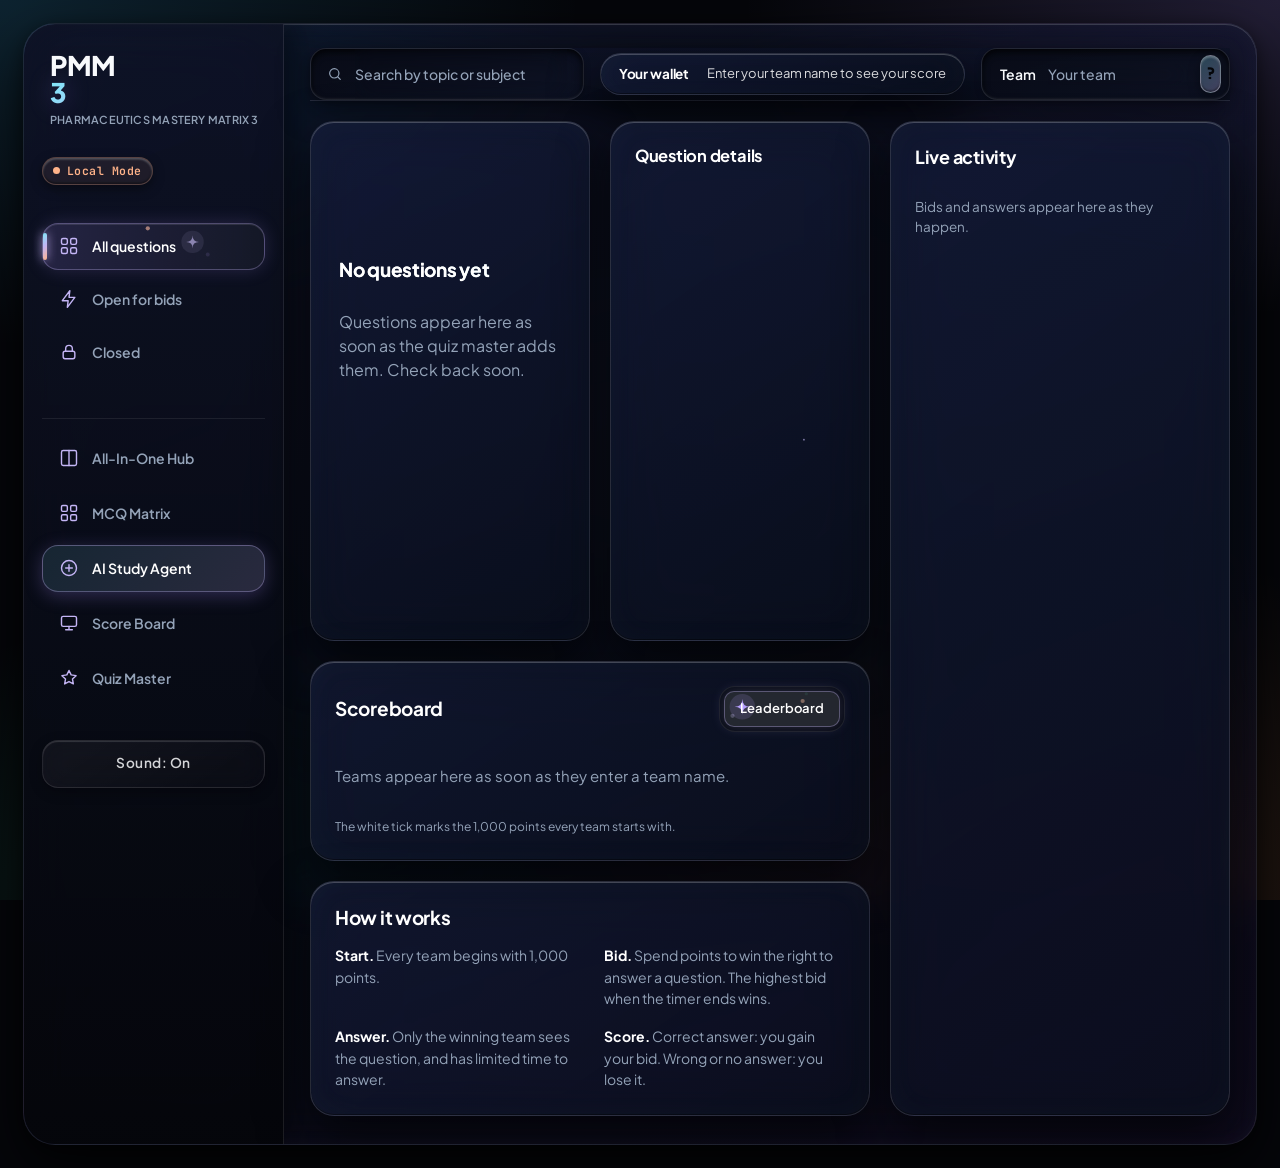
<file: index.html>
<!DOCTYPE html>
<html lang="en">
<head>
  <meta charset="utf-8">
  <meta name="viewport" content="width=device-width, initial-scale=1">
  <title>PMM 3 – Pharmaceutics Mastery Matrix 3</title>
  <link rel="icon" type="image/svg+xml" href="icon.svg">
  <link rel="apple-touch-icon" href="apple-touch-icon.png">
  <link rel="manifest" href="manifest.json">
  <link rel="preconnect" href="https://fonts.googleapis.com">
  <link rel="preconnect" href="https://fonts.gstatic.com" crossorigin>
  <link href="https://fonts.googleapis.com/css2?family=JetBrains+Mono:wght@400;500;600;700;800&family=Plus+Jakarta+Sans:ital,wght@0,400;0,500;0,600;0,700;0,800;1,400&display=swap" rel="stylesheet">
  <link rel="stylesheet" href="style.css">
</head>
<body>
  <div class="app">
    <aside class="side" aria-label="Team sidebar navigation">
      <h1 class="brand">PMM<span>3</span><small>Pharmaceutics Mastery Matrix 3</small></h1>
      <div class="sync-wrap">
        <span id="syncBadge" class="sync-badge offline" title="Multi-device synchronization status"><i></i><span class="sync-text">Local Mode</span></span>
      </div>

      <nav class="menu" id="filters" aria-label="Filter questions">
        <button data-f="all" class="on" type="button">
          <svg viewBox="0 0 24 24" width="20" height="20" fill="none" stroke="currentColor" stroke-width="1.7" stroke-linecap="round" stroke-linejoin="round" aria-hidden="true"><rect x="3" y="3" width="7" height="7" rx="1.8"/><rect x="14" y="3" width="7" height="7" rx="1.8"/><rect x="3" y="14" width="7" height="7" rx="1.8"/><rect x="14" y="14" width="7" height="7" rx="1.8"/></svg>
          All questions
        </button>
        <button data-f="open" type="button">
          <svg viewBox="0 0 24 24" width="20" height="20" fill="none" stroke="currentColor" stroke-width="1.7" stroke-linecap="round" stroke-linejoin="round" aria-hidden="true"><path d="M13 2L4 14h7l-1 8 9-12h-7l1-8z"/></svg>
          Open for bids
        </button>
        <button data-f="closed" type="button">
          <svg viewBox="0 0 24 24" width="20" height="20" fill="none" stroke="currentColor" stroke-width="1.7" stroke-linecap="round" stroke-linejoin="round" aria-hidden="true"><rect x="5" y="11" width="14" height="9" rx="2.2"/><path d="M8 11V8a4 4 0 0 1 8 0v3"/></svg>
          Closed
        </button>
      </nav>

      <nav class="menu hub-nav" aria-label="Views and Tools">
        <a href="hub.html" title="All-In-One Unified Hub">
          <svg viewBox="0 0 24 24" width="20" height="20" fill="none" stroke="currentColor" stroke-width="1.7" stroke-linecap="round" stroke-linejoin="round" aria-hidden="true"><rect x="3" y="3" width="18" height="18" rx="2"/><path d="M12 3v18"/></svg>
          All-In-One Hub
        </a>
        <a href="mcq.html">
          <svg viewBox="0 0 24 24" width="20" height="20" fill="none" stroke="currentColor" stroke-width="1.7" stroke-linecap="round" stroke-linejoin="round" aria-hidden="true"><rect x="3" y="3" width="7" height="7" rx="1.5"/><rect x="14" y="3" width="7" height="7" rx="1.5"/><rect x="3" y="14" width="7" height="7" rx="1.5"/><rect x="14" y="14" width="7" height="7" rx="1.5"/></svg>
          MCQ Matrix
        </a>
        <button id="aiToggleBtn" type="button" class="ai-nav-btn">
          <svg viewBox="0 0 24 24" width="20" height="20" fill="none" stroke="currentColor" stroke-width="1.7" stroke-linecap="round" stroke-linejoin="round" aria-hidden="true"><circle cx="12" cy="12" r="9"/><path d="M12 8v8M8 12h8"/></svg>
          AI Study Agent
        </button>
        <a href="live.html" target="_blank" rel="noopener">
          <svg viewBox="0 0 24 24" width="20" height="20" fill="none" stroke="currentColor" stroke-width="1.7" stroke-linecap="round" stroke-linejoin="round" aria-hidden="true"><rect x="3" y="4" width="18" height="12" rx="2"/><path d="M8 20h8M12 16v4"/></svg>
          Score Board
        </a>
        <a href="admin.html">
          <svg viewBox="0 0 24 24" width="20" height="20" fill="none" stroke="currentColor" stroke-width="1.7" stroke-linecap="round" stroke-linejoin="round" aria-hidden="true"><path d="M12 3l2.6 5.3 5.9.9-4.3 4.1 1 5.8L12 16.3 6.8 19.1l1-5.8L3.5 9.2l5.9-.9L12 3z"/></svg>
          Quiz Master
        </a>
      </nav>
      <button id="sfxToggleBtn" class="ghost sfxbtn" type="button" aria-label="Toggle sound effects">Sound: On</button>
    </aside>

    <div class="content">
      <header class="top topgrid">
        <label class="search">
          <svg viewBox="0 0 24 24" width="18" height="18" fill="none" stroke="currentColor" stroke-width="1.8" stroke-linecap="round" aria-hidden="true"><circle cx="11" cy="11" r="7"/><path d="M20 20l-3.5-3.5"/></svg>
          <input id="search" type="search" placeholder="Search by topic or subject" autocomplete="off" aria-label="Search questions">
        </label>
        <div class="sidecard walletbox">
          <h3>Your wallet</h3>
          <div class="wallet" id="wallet" aria-live="polite"></div>
        </div>
        <label class="pill">Team
          <input id="bidder" type="text" maxlength="24" placeholder="Your team" autocomplete="off">
          <span class="avatar" id="avatar" aria-hidden="true">?</span>
        </label>
      </header>

      <div class="dash">
        <div class="leftcol">
          <div class="mainrow">
            <section class="card hero" id="hero" aria-live="polite"></section>
            <section class="card statcard" aria-label="Question details">
              <h2>Question details</h2>
              <div class="tiles" id="tiles"></div>
            </section>
          </div>

          <section class="card" aria-label="Scoreboard">
            <div class="charthead">
              <h2>Scoreboard</h2>
              <div class="seg" id="metric" role="group" aria-label="Chart measure">
                <button data-m="board" class="on" type="button">Leaderboard</button>
              </div>
            </div>
            <div id="bars" class="bars"></div>
            <p class="note" id="chartNote"></p>
          </section>

          <section class="card rules" id="rules" aria-label="How it works"></section>

          <section class="card ai-tutor-card" id="aiTutorCard" aria-label="AI Study Mentor" hidden>
            <div class="charthead">
              <h2>AI Pharma Mentor (RAG Engine)</h2>
              <button id="aiCloseBtn" class="ghost" type="button">Close</button>
            </div>
            <p class="hint">Ask any Pharmaceutics concept (Physical Pharmacy, Pharmacokinetics, BCS, Tablet Technology, Parenterals, Emulsions). Grounded in verified pharmacopeial literature.</p>
            <div class="ai-input-wrap">
              <input id="aiQuery" type="text" placeholder="e.g. Noyes Whitney, BCS Class II, Tablet Capping..." autocomplete="off">
              <button id="aiAskBtn" class="primary" type="button">Ask Agent</button>
            </div>
            <div class="chiprow" id="aiChips">
              <button class="chip" data-topic="Noyes-Whitney Dissolution" type="button">Noyes-Whitney</button>
              <button class="chip" data-topic="BCS Classification" type="button">BCS Classes</button>
              <button class="chip" data-topic="Tablet Capping" type="button">Tablet Capping</button>
              <button class="chip" data-topic="USP Dissolution Apparatus" type="button">USP Apparatus</button>
              <button class="chip" data-topic="Bancroft Rule Emulsion" type="button">Emulsions</button>
            </div>
            <div id="aiOutput" class="ai-output" aria-live="polite"></div>
          </section>
        </div>

        <aside class="card feedcard" aria-label="Live activity feed">
          <h2>Live activity</h2>
          <ol id="feed"></ol>
        </aside>
      </div>
    </div>
  </div>

  <dialog id="bidDialog">
    <form method="dialog" id="bidForm">
      <h3 id="bidTitle">Place your bid</h3>
      <p class="muted" id="bidInfo"></p>
      <div id="bidAdviceBox" class="bid-advice-box" aria-live="polite"></div>
      <label>Your bid (points)
        <input id="bidAmount" type="number" inputmode="numeric" min="1" step="1" required>
      </label>
      <div class="quick" id="quick"></div>
      <p class="err" id="bidErr" role="alert"></p>
      <div class="row">
        <button id="bidCancel" value="cancel" class="ghost" type="button">Cancel</button>
        <button id="bidGo" type="submit" class="primary">Place bid</button>
      </div>
    </form>
  </dialog>

  <div id="toast" role="status" aria-live="polite"></div>
  <script src="store.js"></script>
  <script src="sync.js"></script>
  <script src="rag.js"></script>
  <script src="agents.js"></script>
  <script src="sfx.js"></script>
  <script src="bidder.js"></script>
  <script src="particles.js"></script>
  <script src="spotlight.js"></script>
  <script>
    if ("serviceWorker" in navigator) {
      window.addEventListener("load", () => {
        navigator.serviceWorker.register("sw.js").catch(() => {});
      });
    }
  </script>
</body>
</html>
</file>
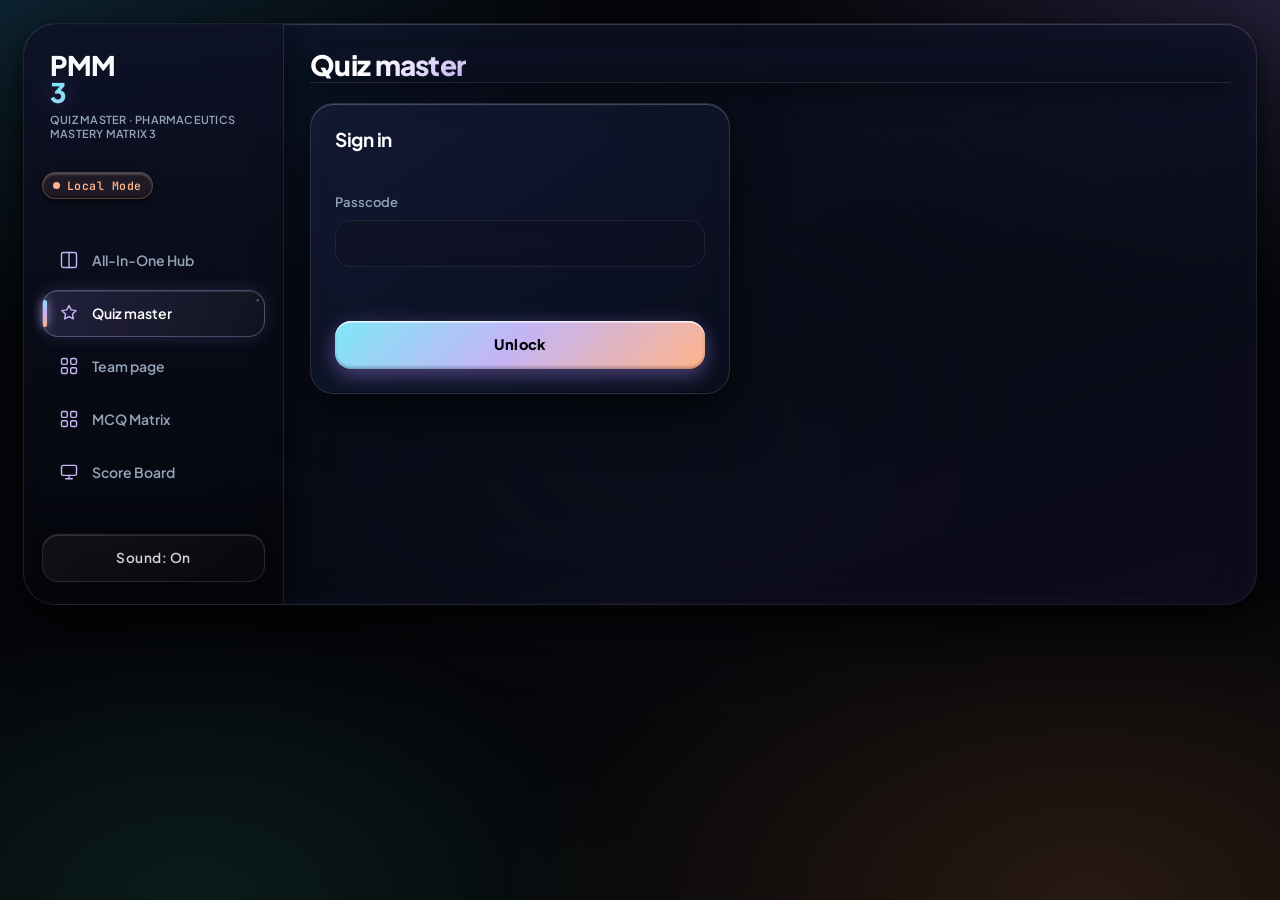
<file: admin.html>
<!DOCTYPE html>
<html lang="en">
<head>
  <meta charset="utf-8">
  <meta name="viewport" content="width=device-width, initial-scale=1">
  <meta name="robots" content="noindex, nofollow">
  <title>PMM 3 – Quiz master</title>
  <link rel="icon" type="image/svg+xml" href="icon.svg">
  <link rel="apple-touch-icon" href="apple-touch-icon.png">
  <link rel="manifest" href="manifest.json">
  <link rel="preconnect" href="https://fonts.googleapis.com">
  <link rel="preconnect" href="https://fonts.gstatic.com" crossorigin>
  <link href="https://fonts.googleapis.com/css2?family=JetBrains+Mono:wght@400;500;600;700;800&family=Plus+Jakarta+Sans:ital,wght@0,400;0,500;0,600;0,700;0,800;1,400&display=swap" rel="stylesheet">
  <link rel="stylesheet" href="style.css">
</head>
<body>
  <div class="app">
    <aside class="side" aria-label="Quiz master navigation">
      <h1 class="brand">PMM<span>3</span><small>Quiz master · Pharmaceutics Mastery Matrix 3</small></h1>
      <div class="sync-wrap">
        <span id="syncBadge" class="sync-badge offline" title="Multi-device synchronization status"><i></i><span class="sync-text">Local Mode</span></span>
      </div>
      <nav class="menu" aria-label="Pages">
        <a href="hub.html" title="All-In-One Unified Hub">
          <svg viewBox="0 0 24 24" width="20" height="20" fill="none" stroke="currentColor" stroke-width="1.7" stroke-linecap="round" stroke-linejoin="round" aria-hidden="true"><rect x="3" y="3" width="18" height="18" rx="2"/><path d="M12 3v18"/></svg>
          All-In-One Hub
        </a>
        <a class="on" href="admin.html" aria-current="page">
          <svg viewBox="0 0 24 24" width="20" height="20" fill="none" stroke="currentColor" stroke-width="1.7" stroke-linecap="round" stroke-linejoin="round" aria-hidden="true"><path d="M12 3l2.6 5.3 5.9.9-4.3 4.1 1 5.8L12 16.3 6.8 19.1l1-5.8L3.5 9.2l5.9-.9L12 3z"/></svg>
          Quiz master
        </a>
        <a href="index.html">
          <svg viewBox="0 0 24 24" width="20" height="20" fill="none" stroke="currentColor" stroke-width="1.7" stroke-linecap="round" stroke-linejoin="round" aria-hidden="true"><rect x="3" y="3" width="7" height="7" rx="1.8"/><rect x="14" y="3" width="7" height="7" rx="1.8"/><rect x="3" y="14" width="7" height="7" rx="1.8"/><rect x="14" y="14" width="7" height="7" rx="1.8"/></svg>
          Team page
        </a>
        <a href="mcq.html">
          <svg viewBox="0 0 24 24" width="20" height="20" fill="none" stroke="currentColor" stroke-width="1.7" stroke-linecap="round" stroke-linejoin="round" aria-hidden="true"><rect x="3" y="3" width="7" height="7" rx="1.5"/><rect x="14" y="3" width="7" height="7" rx="1.5"/><rect x="3" y="14" width="7" height="7" rx="1.5"/><rect x="14" y="14" width="7" height="7" rx="1.5"/></svg>
          MCQ Matrix
        </a>
        <a href="live.html" target="_blank" rel="noopener">
          <svg viewBox="0 0 24 24" width="20" height="20" fill="none" stroke="currentColor" stroke-width="1.7" stroke-linecap="round" stroke-linejoin="round" aria-hidden="true"><rect x="3" y="4" width="18" height="12" rx="2"/><path d="M8 20h8M12 16v4"/></svg>
          Score Board
        </a>
      </nav>
      <button id="sfxBtn" class="ghost sfxbtn" type="button" aria-label="Toggle sound effects">Sound: On</button>
      <button id="lockBtn" class="ghost lockbtn" type="button" hidden>Lock</button>
    </aside>

    <div class="content">
      <header class="top"><h2 class="pagetitle">Quiz master</h2></header>

      <section id="gate" class="gate card">
        <h2>Sign in</h2>
        <label>Passcode <input id="pass" type="password" autocomplete="current-password"></label>
        <p class="err" id="passErr" role="alert"></p>
        <button id="unlockBtn" class="primary" type="button">Unlock</button>
      </section>

      <main id="panel" class="admin" hidden>
        <section class="card">
          <h2>Event settings</h2>
          <div class="lotform">
            <label>Starting points for every team <input id="sPts" type="number" min="1" inputmode="numeric"></label>
          </div>
          <p class="hint">Change this before teams start bidding. Changing it later shifts the score of every team that has not entered its own points.</p>
          <button id="saveSettings" class="primary" type="button">Save</button>
        </section>

        <section class="card">
          <div class="charthead">
            <h2>Registered teams <span class="hint" id="teamCount"></span></h2>
          </div>
          <p class="hint">Every team that has entered its name appears here. Edit a team's total points, rename it, or remove it. Removing a team deletes its bids and answers too.</p>
          <div class="tablewrap">
            <table class="teamtable">
              <thead><tr><th scope="col">Team</th><th scope="col">Total points</th><th scope="col">Locked in bids</th><th scope="col">Bids placed</th><th scope="col">Actions</th></tr></thead>
              <tbody id="teamRows"></tbody>
            </table>
          </div>
        </section>

        <section class="card">
          <h2>Reset event</h2>
          <p class="hint">Clears everything except your prepared questions: all live questions, bids, answers, the scoreboard, all team names and the points they entered. Teams must enter their team name and points again. The starting points setting is kept.</p>
          <button id="resetAll" class="ghost danger" type="button">Reset everything</button>
        </section>

        <section class="card ai-card">
          <div class="charthead">
            <h2>AI Authoring Agent &amp; Question Bank</h2>
            <div class="bank-actions">
              <button id="aiPackBtn" class="primary" type="button">Stage 5-Question Mastery Pack</button>
              <button id="exportBankBtn" class="ghost" type="button">Export Bank (JSON)</button>
              <label class="ghost filebtn">Import Bank
                <input id="importBankFile" type="file" accept=".json" class="visually-hidden">
              </label>
            </div>
          </div>
          <p class="hint">The AI Authoring Agent leverages the integrated Pharmaceutics Mastery Matrix RAG database to generate high-yield, balanced questions across all 8 formats with single-click staging.</p>
          <div class="ai-controls">
            <button id="aiGenBtn" class="ghost ai-action-btn" type="button">Auto-populate current question type</button>
            <span id="aiStatus" class="ai-status" role="status" aria-live="polite"></span>
          </div>
        </section>

        <section class="card">
          <h2>Add a question</h2>
          <p class="hint">Teams see the topic, subject, type, difficulty and hint while bidding. The question and answer area stay hidden until a team wins it.</p>
          <div class="lotform">
            <label class="wide">Question type
              <select id="qType">
                <option value="blank">Fill in the Blanks</option>
                <option value="statement">Statement correct</option>
                <option value="reasoning">Reasoning</option>
                <option value="aptitude">Multiple Choice Questions</option>
                <option value="matching">Matching</option>
                <option value="qa" selected>Question and Answer</option>
                <option value="video">Watch Video and Answer</option>
                <option value="sound">Guess the Answer by Sound</option>
              </select>
            </label>
            <p class="hint wide" id="typeHelp"></p>
            <label>Topic shown to bidders <input type="text" id="qTopic" maxlength="60" placeholder="Dissolution and solubility"></label>
            <label>Subject line <input type="text" id="qSubject" maxlength="60" placeholder="Physical Pharmaceutics · Unit II"></label>
            <label>Difficulty
              <select id="qDiff"><option>Easy</option><option selected>Medium</option><option>Hard</option></select>
            </label>
            <label class="wide">Hint shown to bidders (optional) <textarea id="qHint" maxlength="300" placeholder="A short teaser without giving the answer away"></textarea></label>

            <div class="wide subform" id="box-media" hidden>
              <label class="wide"><span id="qMediaLabel">Media link</span> <input type="url" id="qMedia" placeholder="https://..."></label>
              <label id="modeWrap">Teams answer by
                <select id="qMode"><option value="mcq">Choosing an option</option><option value="text">Typing the answer</option></select>
              </label>
              <p class="hint wide">Add a link to a file or video that is already online. Files cannot be uploaded here because they would not fit in browser storage.</p>
            </div>

            <div class="wide subform" id="box-q">
              <label class="wide"><span id="qTextLabel">Question</span> <textarea id="qText" maxlength="500" placeholder="Type the full question"></textarea></label>
            </div>

            <div class="wide subform" id="box-ar" hidden>
              <label class="wide">Assertion (A) <textarea id="qAssert" maxlength="300" placeholder="Type the assertion"></textarea></label>
              <label class="wide">Reason (R) <textarea id="qReason" maxlength="300" placeholder="Type the reason"></textarea></label>
            </div>

            <div class="wide subform" id="box-mcq">
              <label>Option A <input type="text" id="qA" maxlength="120"></label>
              <label>Option B <input type="text" id="qB" maxlength="120"></label>
              <label>Option C <input type="text" id="qC" maxlength="120"></label>
              <label>Option D <input type="text" id="qD" maxlength="120"></label>
              <label>Correct answer
                <select id="qCorrect"><option value="0">A</option><option value="1">B</option><option value="2">C</option><option value="3">D</option></select>
              </label>
            </div>

            <div class="wide subform" id="box-text" hidden>
              <label class="wide">Correct answer(s) <input type="text" id="qAccept" maxlength="200" placeholder="Disintegration | disintegration time"></label>
              <p class="hint wide">Separate other accepted answers with |. Capital letters, extra spaces and a final full stop are ignored when checking.</p>
            </div>

            <div class="wide subform" id="box-match" hidden>
              <p class="hint wide">Fill 2 to 6 pairs. Teams see the left side in order and the right side shuffled. Leave unused rows empty.</p>
              <div class="wide pairs">
                <div class="pairrow"><input type="text" class="pl" maxlength="80" placeholder="Left 1"><input type="text" class="pr" maxlength="80" placeholder="Matches with 1"></div>
                <div class="pairrow"><input type="text" class="pl" maxlength="80" placeholder="Left 2"><input type="text" class="pr" maxlength="80" placeholder="Matches with 2"></div>
                <div class="pairrow"><input type="text" class="pl" maxlength="80" placeholder="Left 3"><input type="text" class="pr" maxlength="80" placeholder="Matches with 3"></div>
                <div class="pairrow"><input type="text" class="pl" maxlength="80" placeholder="Left 4"><input type="text" class="pr" maxlength="80" placeholder="Matches with 4"></div>
                <div class="pairrow"><input type="text" class="pl" maxlength="80" placeholder="Left 5"><input type="text" class="pr" maxlength="80" placeholder="Matches with 5"></div>
                <div class="pairrow"><input type="text" class="pl" maxlength="80" placeholder="Left 6"><input type="text" class="pr" maxlength="80" placeholder="Matches with 6"></div>
              </div>
            </div>

            <label>Starting bid (points) <input id="qStart" type="number" min="1" value="50" inputmode="numeric"></label>
            <label>Minimum raise (points) <input id="qInc" type="number" min="1" value="10" inputmode="numeric"></label>
            <label>Bidding runs for (minutes) <input id="qMins" type="number" min="0.5" step="0.5" value="2" inputmode="decimal"></label>
            <label>Time to answer (seconds) <input id="qSecs" type="number" min="10" value="60" inputmode="numeric"></label>
          </div>
          <div class="form-actions">
            <button id="addQ" class="primary" type="button">Add and open bidding now</button>
            <button id="saveDraft" class="ghost" type="button">Save to prepared questions</button>
          </div>
          <p class="hint">Saving to prepared questions keeps the question hidden from teams until you press Release.</p>
        </section>

        <section class="card">
          <div class="charthead">
            <h2>Prepared questions <span class="hint" id="draftCount"></span></h2>
          </div>
          <p class="hint">Saved here and not visible to teams. Press Release when you want bidding to start; the bidding timer starts at that moment.</p>
          <div class="tablewrap">
            <table>
              <thead><tr><th scope="col">Question</th><th scope="col">Difficulty</th><th scope="col">Bidding</th><th scope="col">Answer</th><th scope="col">Actions</th></tr></thead>
              <tbody id="draftRows"></tbody>
            </table>
          </div>
        </section>

        <section class="card">
          <div class="charthead">
            <h2>Questions</h2>
            <button id="clearAll" class="ghost danger" type="button">Clear all questions and bids</button>
          </div>
          <div class="tablewrap">
            <table>
              <thead><tr><th scope="col">Question</th><th scope="col">Status</th><th scope="col">Top bid</th><th scope="col">Leader</th><th scope="col">Timer</th><th scope="col">Answer</th><th scope="col">Actions</th></tr></thead>
              <tbody id="rows"></tbody>
            </table>
          </div>
        </section>
      </main>
    </div>
  </div>

  <dialog id="draftDialog">
    <form method="dialog" id="draftForm">
      <h3>Edit prepared question</h3>
      <input type="hidden" id="editDraftId">
      <label>Topic <input id="editTopic" type="text" maxlength="60" required></label>
      <label>Subject line <input id="editSubject" type="text" maxlength="60"></label>
      <label>Difficulty
        <select id="editDiff"><option>Easy</option><option>Medium</option><option>Hard</option></select>
      </label>
      <label>Question text <textarea id="editText" maxlength="500" required></textarea></label>
      <label>Hint (optional) <textarea id="editHint" maxlength="300"></textarea></label>
      <div class="row">
        <label>Start bid (pts) <input id="editStart" type="number" min="1" step="1" required></label>
        <label>Min raise (pts) <input id="editInc" type="number" min="1" step="1" required></label>
      </div>
      <div class="row">
        <label>Bidding (mins) <input id="editMins" type="number" min="0.5" step="0.5" required></label>
        <label>Answer (secs) <input id="editSecs" type="number" min="10" required></label>
      </div>
      <div class="row">
        <button id="draftCancel" value="cancel" class="ghost" type="button">Cancel</button>
        <button id="draftSave" type="submit" class="primary">Save changes</button>
      </div>
    </form>
  </dialog>

  <div id="toast" role="status" aria-live="polite"></div>
  <script src="store.js"></script>
  <script src="sync.js"></script>
  <script src="rag.js"></script>
  <script src="agents.js"></script>
  <script src="sfx.js"></script>
  <script src="admin.js"></script>
  <script src="particles.js"></script>
  <script src="spotlight.js"></script>
  <script>
    if ("serviceWorker" in navigator) {
      window.addEventListener("load", () => {
        navigator.serviceWorker.register("sw.js").catch(() => {});
      });
    }
  </script>
</body>
</html>
</file>
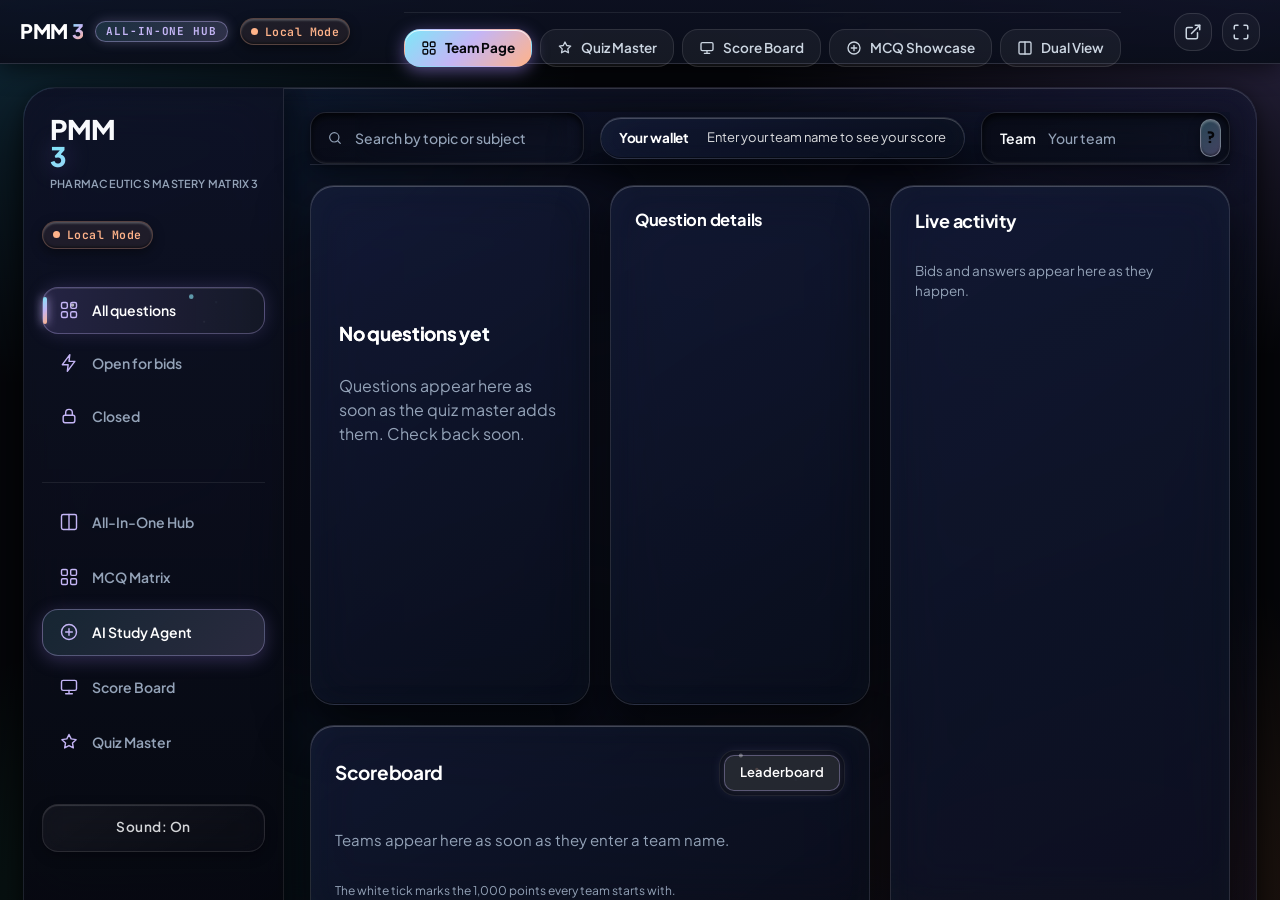
<file: hub.html>
<!DOCTYPE html>
<html lang="en">
<head>
  <meta charset="utf-8">
  <meta name="viewport" content="width=device-width, initial-scale=1">
  <title>PMM 3 – All-In-One Command Hub</title>
  <link rel="icon" type="image/svg+xml" href="icon.svg">
  <link rel="apple-touch-icon" href="apple-touch-icon.png">
  <link rel="manifest" href="manifest.json">
  <link rel="preconnect" href="https://fonts.googleapis.com">
  <link rel="preconnect" href="https://fonts.gstatic.com" crossorigin>
  <link href="https://fonts.googleapis.com/css2?family=JetBrains+Mono:wght@400;500;600;700;800&family=Plus+Jakarta+Sans:ital,wght@0,400;0,500;0,600;0,700;0,800;1,400&display=swap" rel="stylesheet">
  <link rel="stylesheet" href="style.css">
</head>
<body class="hub-body">

  <header class="hub-top">
    <div class="hub-brand">
      <h1>PMM<span>3</span></h1>
      <span class="hub-badge">All-In-One Hub</span>
      <span id="syncBadge" class="sync-badge offline" title="Multi-device synchronization status"><i></i><span class="sync-text">Local Mode</span></span>
    </div>

    <nav class="hub-nav" aria-label="Portal Navigation Tabs">
      <button class="hub-tab active" type="button" data-view="team" aria-current="page">
        <svg viewBox="0 0 24 24" width="16" height="16" fill="none" stroke="currentColor" stroke-width="2" stroke-linecap="round" stroke-linejoin="round" aria-hidden="true"><rect x="3" y="3" width="7" height="7" rx="1.8"/><rect x="14" y="3" width="7" height="7" rx="1.8"/><rect x="3" y="14" width="7" height="7" rx="1.8"/><rect x="14" y="14" width="7" height="7" rx="1.8"/></svg>
        Team Page
      </button>

      <button class="hub-tab" type="button" data-view="admin">
        <svg viewBox="0 0 24 24" width="16" height="16" fill="none" stroke="currentColor" stroke-width="2" stroke-linecap="round" stroke-linejoin="round" aria-hidden="true"><path d="M12 3l2.6 5.3 5.9.9-4.3 4.1 1 5.8L12 16.3 6.8 19.1l1-5.8L3.5 9.2l5.9-.9L12 3z"/></svg>
        Quiz Master
      </button>

      <button class="hub-tab" type="button" data-view="live">
        <svg viewBox="0 0 24 24" width="16" height="16" fill="none" stroke="currentColor" stroke-width="2" stroke-linecap="round" stroke-linejoin="round" aria-hidden="true"><rect x="3" y="4" width="18" height="12" rx="2"/><path d="M8 20h8M12 16v4"/></svg>
        Score Board
      </button>

      <button class="hub-tab" type="button" data-view="mcq">
        <svg viewBox="0 0 24 24" width="16" height="16" fill="none" stroke="currentColor" stroke-width="2" stroke-linecap="round" stroke-linejoin="round" aria-hidden="true"><circle cx="12" cy="12" r="9"/><path d="M12 8v8M8 12h8"/></svg>
        MCQ Showcase
      </button>

      <button class="hub-tab" type="button" data-view="split">
        <svg viewBox="0 0 24 24" width="16" height="16" fill="none" stroke="currentColor" stroke-width="2" stroke-linecap="round" stroke-linejoin="round" aria-hidden="true"><rect x="3" y="3" width="18" height="18" rx="2"/><path d="M12 3v18"/></svg>
        Dual View
      </button>
    </nav>

    <div class="hub-actions">
      <button id="hubOpenBtn" class="hub-btn-icon" type="button" title="Open current view in new window" aria-label="Open in new window">
        <svg viewBox="0 0 24 24" width="18" height="18" fill="none" stroke="currentColor" stroke-width="2" stroke-linecap="round" stroke-linejoin="round" aria-hidden="true"><path d="M18 13v6a2 2 0 0 1-2 2H5a2 2 0 0 1-2-2V8a2 2 0 0 1 2-2h6"/><polyline points="15 3 21 3 21 9"/><line x1="10" y1="14" x2="21" y2="3"/></svg>
      </button>
      <button id="hubFsBtn" class="hub-btn-icon" type="button" title="Toggle Fullscreen" aria-label="Toggle Fullscreen">
        <svg viewBox="0 0 24 24" width="18" height="18" fill="none" stroke="currentColor" stroke-width="2" stroke-linecap="round" stroke-linejoin="round" aria-hidden="true"><path d="M8 3H5a2 2 0 0 0-2 2v3m18 0V5a2 2 0 0 0-2-2h-3m0 18h3a2 2 0 0 0 2-2v-3M3 16v3a2 2 0 0 0 2 2h3"/></svg>
      </button>
    </div>
  </header>

  <main class="hub-content" id="hubContent">
    <iframe id="mainFrame" class="hub-frame" src="index.html" title="Active PMM 3 View"></iframe>
    <div id="splitWrap" class="hub-split" hidden>
      <div class="hub-panel">
        <div class="hub-panel-head">
          <span>Team Bidding Terminal</span>
          <a href="index.html" target="_blank" rel="noopener">Popout ↗</a>
        </div>
        <div class="hub-panel-body">
          <iframe id="splitFrameTeam" src="index.html" title="Team View Split"></iframe>
        </div>
      </div>
      <div class="hub-panel">
        <div class="hub-panel-head">
          <span>Quiz Master Management</span>
          <a href="admin.html" target="_blank" rel="noopener">Popout ↗</a>
        </div>
        <div class="hub-panel-body">
          <iframe id="splitFrameAdmin" src="admin.html" title="Quiz Master View Split"></iframe>
        </div>
      </div>
    </div>
  </main>

  <script src="store.js"></script>
  <script src="sync.js"></script>
  <script>
    (function () {
      "use strict";

      const VIEWS = {
        team: "index.html",
        admin: "admin.html",
        live: "live.html",
        mcq: "mcq.html"
      };

      let activeView = "team";
      const mainFrame = document.getElementById("mainFrame");
      const splitWrap = document.getElementById("splitWrap");
      const openBtn = document.getElementById("hubOpenBtn");
      const fsBtn = document.getElementById("hubFsBtn");
      const tabs = document.querySelectorAll(".hub-tab");

      function setView(viewKey) {
        activeView = viewKey;
        tabs.forEach((tab) => {
          const isActive = tab.dataset.view === viewKey;
          tab.classList.toggle("active", isActive);
          if (isActive) {
            tab.setAttribute("aria-current", "page");
          } else {
            tab.removeAttribute("aria-current");
          }
        });

        if (viewKey === "split") {
          mainFrame.hidden = true;
          splitWrap.hidden = false;
        } else {
          splitWrap.hidden = true;
          mainFrame.hidden = false;
          mainFrame.src = VIEWS[viewKey] || "index.html";
        }
      }

      document.querySelector(".hub-nav").addEventListener("click", (e) => {
        const tab = e.target.closest(".hub-tab");
        if (!tab) return;
        setView(tab.dataset.view);
      });

      openBtn.addEventListener("click", () => {
        const targetUrl = activeView === "split" ? "index.html" : (VIEWS[activeView] || "index.html");
        window.open(targetUrl, "_blank", "noopener");
      });

      fsBtn.addEventListener("click", () => {
        if (!document.fullscreenElement) {
          document.documentElement.requestFullscreen().catch(() => {});
        } else {
          document.exitFullscreen().catch(() => {});
        }
      });

      // Keyboard shortcuts
      window.addEventListener("keydown", (e) => {
        if (e.target.tagName === "INPUT" || e.target.tagName === "TEXTAREA") return;
        if (e.key === "1") setView("team");
        if (e.key === "2") setView("admin");
        if (e.key === "3") setView("live");
        if (e.key === "4") setView("mcq");
        if (e.key === "d" || e.key === "D") setView("split");
        if (e.key === "f" || e.key === "F") {
          if (!document.fullscreenElement) {
            document.documentElement.requestFullscreen().catch(() => {});
          } else {
            document.exitFullscreen().catch(() => {});
          }
        }
      });

      if ("serviceWorker" in navigator) {
        window.addEventListener("load", () => {
          navigator.serviceWorker.register("sw.js").catch(() => {});
        });
      }
    })();
  </script>
</body>
</html>
</file>
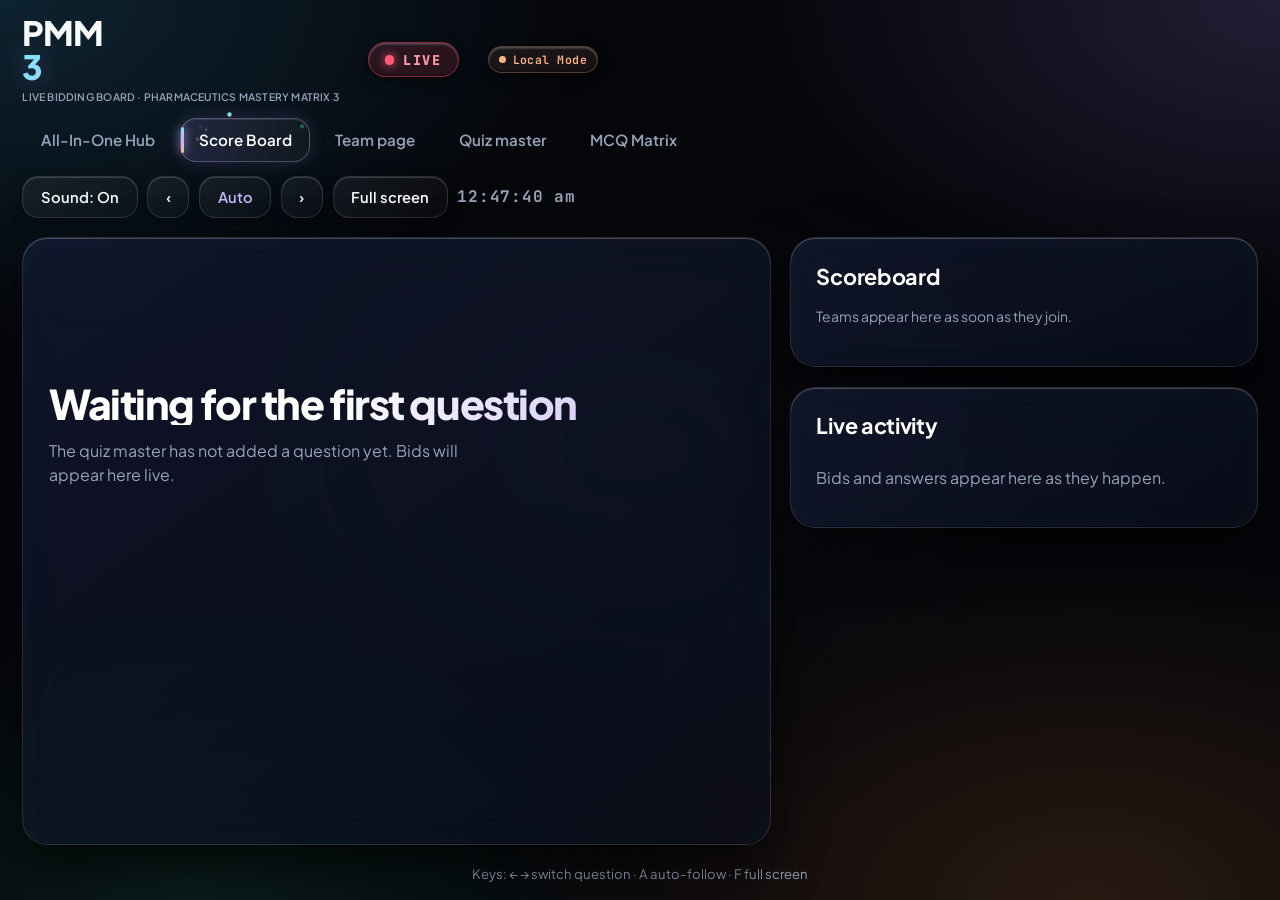
<file: live.html>
<!DOCTYPE html>
<html lang="en">
<head>
  <meta charset="utf-8">
  <meta name="viewport" content="width=device-width, initial-scale=1">
  <title>PMM 3 – Live bidding board</title>
  <link rel="icon" type="image/svg+xml" href="icon.svg">
  <link rel="apple-touch-icon" href="apple-touch-icon.png">
  <link rel="manifest" href="manifest.json">
  <link rel="preconnect" href="https://fonts.googleapis.com">
  <link rel="preconnect" href="https://fonts.gstatic.com" crossorigin>
  <link href="https://fonts.googleapis.com/css2?family=JetBrains+Mono:wght@400;500;600;700;800&family=Plus+Jakarta+Sans:ital,wght@0,400;0,500;0,600;0,700;0,800;1,400&display=swap" rel="stylesheet">
  <link rel="stylesheet" href="style.css">
</head>
<body class="live">
  <div class="lwrap">
    <header class="ltop">
      <h1 class="brand">PMM<span>3</span><small>Live bidding board · Pharmaceutics Mastery Matrix 3</small></h1>
      <span class="livepill"><i></i>LIVE</span>
      <span id="syncBadge" class="sync-badge offline" title="Multi-device synchronization status"><i></i><span class="sync-text">Local Mode</span></span>
      <nav class="menu lmenu" aria-label="Pages">
        <a href="hub.html" title="All-In-One Unified Hub">All-In-One Hub</a>
        <a class="on" href="live.html" aria-current="page">Score Board</a>
        <a href="index.html">Team page</a>
        <a href="admin.html">Quiz master</a>
        <a href="mcq.html">MCQ Matrix</a>
      </nav>
      <div class="lctl">
        <button id="sfxBtnLive" class="ghost" type="button" aria-label="Toggle hall sound effects">Sound: On</button>
        <button id="prevQ" class="ghost" type="button" aria-label="Previous question">‹</button>
        <button id="autoQ" class="ghost" type="button">Auto</button>
        <button id="nextQ" class="ghost" type="button" aria-label="Next question">›</button>
        <button id="fsBtn" class="ghost" type="button">Full screen</button>
        <span id="clock" aria-hidden="true"></span>
      </div>
    </header>

    <div id="flash" class="flash" role="status" aria-live="assertive"></div>

    <main class="lgrid">
      <div class="lleft">
        <div id="others" class="others"></div>
        <section class="card lmain" id="main" aria-live="polite"></section>
      </div>
      <div class="lside">
        <section class="card" id="board" aria-label="Scoreboard"></section>
        <section class="card" id="feed2" aria-label="Live activity"></section>
      </div>
    </main>
    <p class="lhint">Keys: ← → switch question · A auto-follow · F full screen</p>
  </div>

  <script src="store.js"></script>
  <script src="sync.js"></script>
  <script src="rag.js"></script>
  <script src="agents.js"></script>
  <script src="sfx.js"></script>
  <script src="live.js"></script>
  <script src="particles.js"></script>
  <script src="spotlight.js"></script>
  <script>
    if ("serviceWorker" in navigator) {
      window.addEventListener("load", () => {
        navigator.serviceWorker.register("sw.js").catch(() => {});
      });
    }
  </script>
</body>
</html>
</file>
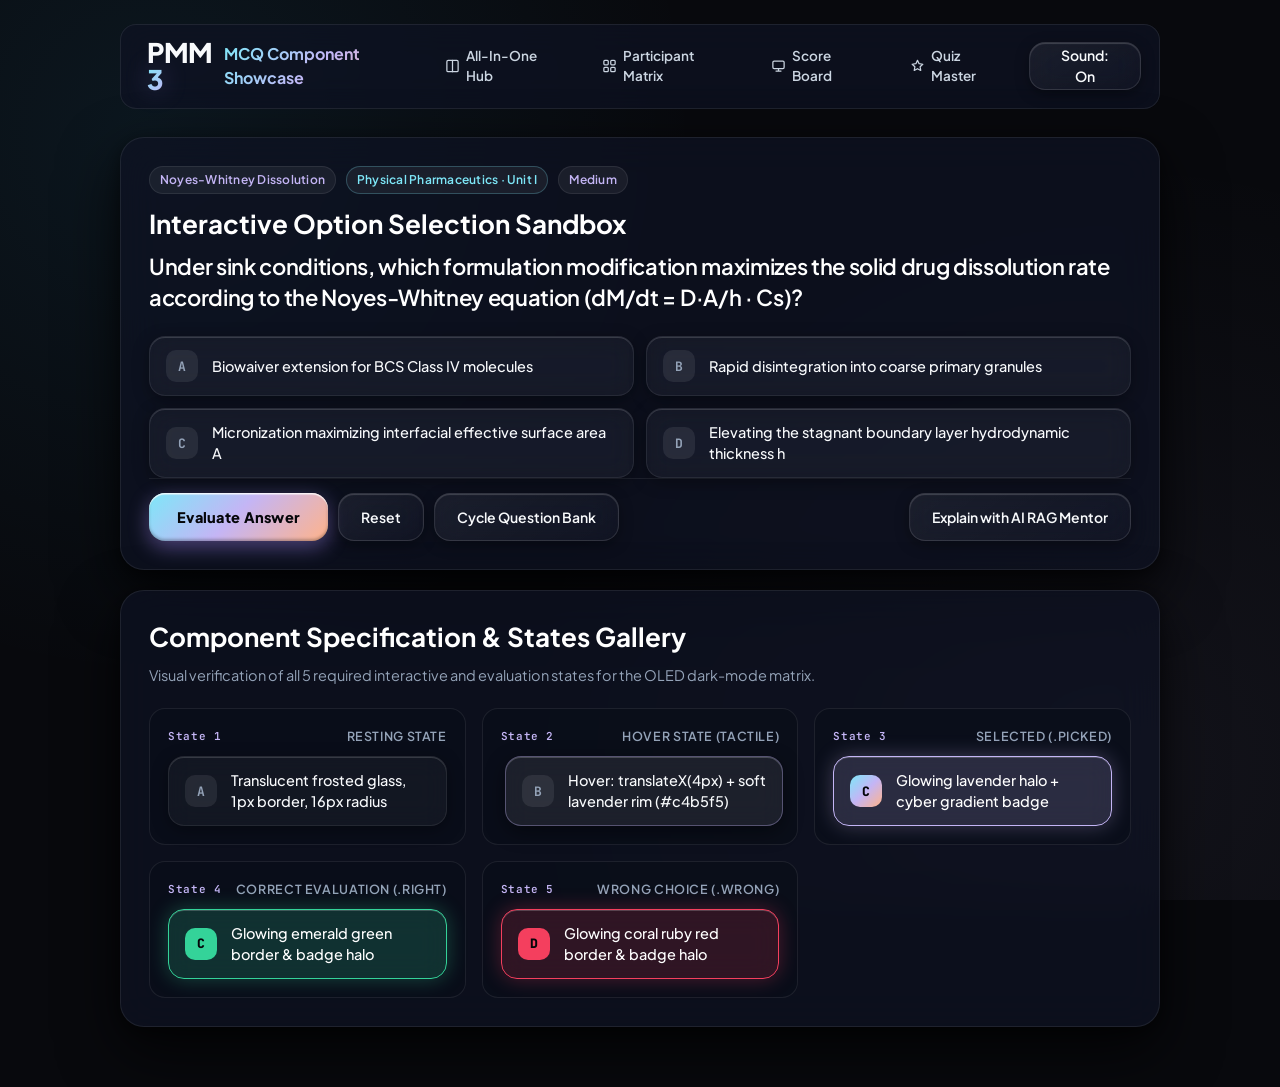
<file: mcq.html>
<!DOCTYPE html>
<html lang="en">
<head>
  <meta charset="utf-8">
  <meta name="viewport" content="width=device-width, initial-scale=1">
  <title>Interactive MCQ Option Selection Component · PMM 3</title>
  <link rel="icon" type="image/svg+xml" href="icon.svg">
  <link rel="apple-touch-icon" href="apple-touch-icon.png">
  <link rel="preconnect" href="https://fonts.googleapis.com">
  <link rel="preconnect" href="https://fonts.gstatic.com" crossorigin>
  <link href="https://fonts.googleapis.com/css2?family=JetBrains+Mono:wght@400;500;600;700;800&family=Plus+Jakarta+Sans:ital,wght@0,400;0,500;0,600;0,700;0,800;1,400&display=swap" rel="stylesheet">
  <link rel="stylesheet" href="style.css">
  <style>
    /* Standalone Embedded Styles for Dark-Mode Option Card Selection Component */
    :root {
      --mcq-bg: #08090d;
      --mcq-cyan: #38bdf8;
      --mcq-lav: #c4b5f5;
      --mcq-emerald: #34d399;
      --mcq-coral: #f43f5e;
      --mcq-font-sans: "Plus Jakarta Sans", system-ui, -apple-system, sans-serif;
      --mcq-font-mono: "JetBrains Mono", ui-monospace, SFMono-Regular, monospace;
    }

    body.mcq-layout {
      background-color: var(--mcq-bg);
      background-image:
        radial-gradient(circle at 12% 15%, rgba(56, 189, 248, 0.08) 0%, transparent 40%),
        radial-gradient(circle at 88% 85%, rgba(196, 181, 245, 0.06) 0%, transparent 45%);
    }

    .opts {
      display: grid;
      grid-template-columns: 1fr 1fr;
      gap: 12px;
    }

    @media (max-width: 640px) {
      .opts {
        grid-template-columns: 1fr;
      }
    }

    .opt {
      display: flex;
      align-items: center;
      gap: 14px;
      width: 100%;
      text-align: left;
      padding: 13px 16px;
      border-radius: 16px;
      border: 1px solid rgba(255, 255, 255, 0.08);
      background: rgba(255, 255, 255, 0.04);
      backdrop-filter: blur(12px);
      -webkit-backdrop-filter: blur(12px);
      box-shadow: inset 0 1px 0 rgba(255, 255, 255, 0.15), 0 4px 16px rgba(0, 0, 0, 0.35);
      cursor: pointer;
      outline: none;
      appearance: none;
      -webkit-appearance: none;
      font-family: var(--mcq-font-sans);
      font-size: 14.5px;
      font-weight: 500;
      color: #f8fafc;
      transition: all 0.2s cubic-bezier(0.16, 1, 0.3, 1);
      user-select: none;
    }

    .opt:focus-visible {
      outline: 2px solid var(--mcq-lav);
      outline-offset: 2px;
    }

    .opt span {
      flex: 1;
      min-width: 0;
      font-family: var(--mcq-font-sans);
      line-height: 1.45;
      word-break: break-word;
      color: inherit;
    }

    .opt b {
      flex: none;
      width: 32px;
      height: 32px;
      border-radius: 10px;
      display: grid;
      place-items: center;
      background: rgba(255, 255, 255, 0.08);
      color: #94a3b8;
      font-family: var(--mcq-font-mono);
      font-size: 13px;
      font-weight: 700;
      line-height: 1;
      user-select: none;
      transition: all 0.2s cubic-bezier(0.16, 1, 0.3, 1);
    }

    .opt:hover:not(:disabled):not(.right):not(.wrong):not(.wrongpick):not(.picked):not(.active),
    .opt.state-hover {
      background: rgba(255, 255, 255, 0.08);
      border-color: rgba(196, 181, 245, 0.35);
      transform: translateX(4px);
      box-shadow: inset 0 1px 0 rgba(255, 255, 255, 0.2), 0 6px 20px rgba(0, 0, 0, 0.45);
    }

    .opt:active:not(:disabled):not(.right):not(.wrong):not(.wrongpick) {
      transform: scale(0.98);
      transition-duration: 0.08s;
    }

    .opt:hover:active:not(:disabled):not(.right):not(.wrong):not(.wrongpick) {
      transform: translateX(4px) scale(0.98);
      transition-duration: 0.08s;
    }

    .opt.picked,
    .opt.active {
      border-color: #c4b5f5;
      background: rgba(196, 181, 245, 0.18);
      color: #ffffff;
      box-shadow: inset 0 1px 0 rgba(255, 255, 255, 0.2), 0 0 20px rgba(196, 181, 245, 0.28);
    }

    .opt.picked b,
    .opt.active b {
      background: linear-gradient(135deg, #7ee7f8, #c4b5f5, #ffb38a);
      color: #05060a;
      font-weight: 800;
    }

    .opt.picked:hover:not(:disabled):not(.right):not(.wrong):not(.wrongpick),
    .opt.active:hover:not(:disabled):not(.right):not(.wrong):not(.wrongpick) {
      transform: translateX(4px);
      border-color: #c4b5f5;
      background: rgba(196, 181, 245, 0.22);
      box-shadow: inset 0 1px 0 rgba(255, 255, 255, 0.25), 0 0 24px rgba(196, 181, 245, 0.38);
    }

    .opt.picked:active:not(:disabled):not(.right):not(.wrong):not(.wrongpick),
    .opt.active:active:not(:disabled):not(.right):not(.wrong):not(.wrongpick) {
      transform: scale(0.98);
    }

    .opt.picked:hover:active:not(:disabled):not(.right):not(.wrong):not(.wrongpick),
    .opt.active:hover:active:not(:disabled):not(.right):not(.wrong):not(.wrongpick) {
      transform: translateX(4px) scale(0.98);
    }

    .opt.right,
    .opt.right:hover,
    .opt.right:disabled {
      border-color: #34d399;
      background: rgba(52, 211, 153, 0.18);
      color: #ffffff;
      box-shadow: inset 0 1px 0 rgba(255, 255, 255, 0.2), 0 0 20px rgba(52, 211, 153, 0.3);
      cursor: default;
      transform: none;
    }

    .opt.right b {
      background: #34d399;
      color: #05060a;
      font-weight: 800;
    }

    .opt.wrong,
    .opt.wrongpick,
    .opt.wrong:hover,
    .opt.wrong:disabled,
    .opt.wrongpick:hover,
    .opt.wrongpick:disabled {
      border-color: #f43f5e;
      background: rgba(244, 63, 94, 0.16);
      color: #ffffff;
      box-shadow: inset 0 1px 0 rgba(255, 255, 255, 0.2), 0 0 20px rgba(244, 63, 94, 0.3);
      cursor: default;
      transform: none;
    }

    .opt.wrong b,
    .opt.wrongpick b {
      background: #f43f5e;
      color: #05060a;
      font-weight: 800;
    }

    .opt:disabled,
    .opt[aria-disabled="true"] {
      cursor: default;
      transform: none;
    }
  </style>
</head>
<body class="mcq-layout">
  <div class="mcq-container">
    <header class="mcq-nav" aria-label="Main navigation">
      <div class="mcq-nav-brand">
        <a href="index.html" class="brand">PMM<span>3</span></a>
        <span>MCQ Component Showcase</span>
      </div>
      <nav class="mcq-nav-links" aria-label="Platform views">
        <a href="hub.html" title="All-In-One Unified Hub">
          <svg viewBox="0 0 24 24" width="16" height="16" fill="none" stroke="currentColor" stroke-width="2" stroke-linecap="round" stroke-linejoin="round" aria-hidden="true"><rect x="3" y="3" width="18" height="18" rx="2"/><path d="M12 3v18"/></svg>
          All-In-One Hub
        </a>
        <a href="index.html">
          <svg viewBox="0 0 24 24" width="16" height="16" fill="none" stroke="currentColor" stroke-width="2" stroke-linecap="round" stroke-linejoin="round" aria-hidden="true"><rect x="3" y="3" width="7" height="7" rx="1.5"/><rect x="14" y="3" width="7" height="7" rx="1.5"/><rect x="3" y="14" width="7" height="7" rx="1.5"/><rect x="14" y="14" width="7" height="7" rx="1.5"/></svg>
          Participant Matrix
        </a>
        <a href="live.html" target="_blank" rel="noopener">
          <svg viewBox="0 0 24 24" width="16" height="16" fill="none" stroke="currentColor" stroke-width="2" stroke-linecap="round" stroke-linejoin="round" aria-hidden="true"><rect x="3" y="4" width="18" height="12" rx="2"/><path d="M8 20h8M12 16v4"/></svg>
          Score Board
        </a>
        <a href="admin.html">
          <svg viewBox="0 0 24 24" width="16" height="16" fill="none" stroke="currentColor" stroke-width="2" stroke-linecap="round" stroke-linejoin="round" aria-hidden="true"><path d="M12 3l2.6 5.3 5.9.9-4.3 4.1 1 5.8L12 16.3 6.8 19.1l1-5.8L3.5 9.2l5.9-.9L12 3z"/></svg>
          Quiz Master
        </a>
        <button id="sfxToggle" class="ghost" type="button" aria-label="Toggle sound effects">Sound: On</button>
      </nav>
    </header>

    <main class="mcq-interactive-panel">
      <!-- Section 1: Live Interactive Component Sandbox -->
      <section class="mcq-card" aria-labelledby="sandboxTitle">
        <div class="mcq-card-header">
          <div class="mcq-meta">
            <span id="topicPill" class="mcq-pill">Noyes-Whitney Dissolution</span>
            <span id="unitPill" class="mcq-pill unit">Physical Pharmaceutics · Unit I</span>
            <span id="diffPill" class="mcq-pill">Medium</span>
          </div>
          <h1 id="sandboxTitle" class="mcq-card-title">Interactive Option Selection Sandbox</h1>
          <p id="qPrompt" class="qtext">Under sink conditions, which formulation modification maximizes the solid drug dissolution rate according to the Noyes-Whitney equation (dM/dt = D·A/h · Cs)?</p>
        </div>

        <div id="interactiveOpts" class="opts" role="radiogroup" aria-label="Multiple choice options">
          <button class="opt" type="button" data-index="0" role="radio" aria-checked="false">
            <b>A</b>
            <span>Biowaiver extension for BCS Class IV molecules</span>
          </button>
          <button class="opt" type="button" data-index="1" role="radio" aria-checked="false">
            <b>B</b>
            <span>Rapid disintegration into coarse primary granules</span>
          </button>
          <button class="opt" type="button" data-index="2" role="radio" aria-checked="false">
            <b>C</b>
            <span>Micronization maximizing interfacial effective surface area A</span>
          </button>
          <button class="opt" type="button" data-index="3" role="radio" aria-checked="false">
            <b>D</b>
            <span>Elevating the stagnant boundary layer hydrodynamic thickness h</span>
          </button>
        </div>

        <div id="evalFeedback" class="mcq-feedback" role="status" aria-live="polite"></div>

        <div class="mcq-controls">
          <div class="mcq-btn-group">
            <button id="evalBtn" class="primary" type="button">Evaluate Answer</button>
            <button id="resetBtn" class="ghost" type="button">Reset</button>
            <button id="nextQBtn" class="ghost" type="button">Cycle Question Bank</button>
          </div>
          <div class="mcq-btn-group">
            <button id="ragExplainBtn" class="ghost" type="button">Explain with AI RAG Mentor</button>
          </div>
        </div>

        <div id="ragExplainBox" class="rag-exp-box" hidden></div>
      </section>

      <!-- Section 2: Complete Interactive States Gallery -->
      <section class="mcq-card" aria-labelledby="galleryTitle">
        <div class="mcq-card-header">
          <h2 id="galleryTitle" class="mcq-card-title">Component Specification &amp; States Gallery</h2>
          <p class="mcq-card-desc">Visual verification of all 5 required interactive and evaluation states for the OLED dark-mode matrix.</p>
        </div>

        <div class="mcq-gallery">
          <div class="mcq-gallery-item">
            <div class="mcq-gallery-label">
              <span>State 1</span> Resting State
            </div>
            <button class="opt" type="button" tabindex="-1">
              <b>A</b>
              <span>Translucent frosted glass, 1px border, 16px radius</span>
            </button>
          </div>

          <div class="mcq-gallery-item">
            <div class="mcq-gallery-label">
              <span>State 2</span> Hover State (Tactile)
            </div>
            <button class="opt state-hover" type="button">
              <b>B</b>
              <span>Hover: translateX(4px) + soft lavender rim (#c4b5f5)</span>
            </button>
          </div>

          <div class="mcq-gallery-item">
            <div class="mcq-gallery-label">
              <span>State 3</span> Selected (.picked)
            </div>
            <button class="opt picked" type="button">
              <b>C</b>
              <span>Glowing lavender halo + cyber gradient badge</span>
            </button>
          </div>

          <div class="mcq-gallery-item">
            <div class="mcq-gallery-label">
              <span>State 4</span> Correct Evaluation (.right)
            </div>
            <button class="opt right" type="button" aria-disabled="true">
              <b>C</b>
              <span>Glowing emerald green border &amp; badge halo</span>
            </button>
          </div>

          <div class="mcq-gallery-item">
            <div class="mcq-gallery-label">
              <span>State 5</span> Wrong Choice (.wrong)
            </div>
            <button class="opt wrong wrongpick" type="button" aria-disabled="true">
              <b>D</b>
              <span>Glowing coral ruby red border &amp; badge halo</span>
            </button>
          </div>
        </div>
      </section>
    </main>
  </div>

  <script src="rag.js"></script>
  <script src="agents.js"></script>
  <script src="sfx.js"></script>
  <script>
    (function () {
      "use strict";

      /* Questions Catalog for Live MCQ Demonstration */
      const DEMO_QUESTIONS = [
        {
          topic: "Noyes-Whitney Dissolution",
          unit: "Physical Pharmaceutics · Unit I",
          diff: "Medium",
          q: "Under sink conditions, which formulation modification maximizes the solid drug dissolution rate according to the Noyes-Whitney equation (dM/dt = D·A/h · Cs)?",
          opts: [
            "Biowaiver extension for BCS Class IV molecules",
            "Rapid disintegration into coarse primary granules",
            "Micronization maximizing interfacial effective surface area A",
            "Elevating the stagnant boundary layer hydrodynamic thickness h"
          ],
          correct: 2,
          ragTopic: "Noyes-Whitney Dissolution Kinetics"
        },
        {
          topic: "BCS Classification Criteria",
          unit: "Biopharmaceutics & Pharmacokinetics · Unit II",
          diff: "Hard",
          q: "According to the FDA Biopharmaceutics Classification System (BCS), which condition defines a drug as 'Highly Soluble'?",
          opts: [
            "Highest dose dissolves in <= 250 mL water across pH 1.0 to 6.8 at 37 °C",
            "Aqueous solubility exceeds 10 mg/mL at neutral pH 7.0 only",
            "Dissolves completely within 5 minutes in simulated gastric fluid (pH 1.2)",
            "Systemic fraction absorbed (Fa) reaches 85% or greater in humans"
          ],
          correct: 0,
          ragTopic: "Biopharmaceutics Classification System (BCS Classes I–IV)"
        },
        {
          topic: "Tablet Capping & Decompression",
          unit: "Tablet Technology · Unit III",
          diff: "Medium",
          q: "Which formulation or processing defect is the primary mechanistic cause of tablet capping during high-speed compression?",
          opts: [
            "Excessive lubricant concentration exceeding 2% magnesium stearate",
            "Air entrapment within the die cavity and excessive fine granules (<100 mesh)",
            "Inadequate binder hydration resulting in weak inter-particle bridges",
            "Granule moisture content exceeding 5% loss on drying"
          ],
          correct: 1,
          ragTopic: "Tablet Manufacturing Defects & Remediation"
        },
        {
          topic: "USP Dissolution Apparatus",
          unit: "Compendial Standards · Unit IV",
          diff: "Medium",
          q: "USP General Chapter <711> specifies which apparatus as standard for floating dosage forms, suppositories, and capsules?",
          opts: [
            "Apparatus 2 (Paddle at 50/75 rpm with sinkers)",
            "Apparatus 4 (Flow-Through Cell with laminar flow)",
            "Apparatus 1 (Rotating Basket at 100 rpm)",
            "Apparatus 3 (Reciprocating Cylinder with dipping rate)"
          ],
          correct: 2,
          ragTopic: "USP <711> Dissolution Testing Standards"
        }
      ];

      let qIndex = 0;
      let selectedIndex = null;
      let evaluated = false;

      const optsContainer = document.getElementById("interactiveOpts");
      const evalBtn = document.getElementById("evalBtn");
      const resetBtn = document.getElementById("resetBtn");
      const nextQBtn = document.getElementById("nextQBtn");
      const ragBtn = document.getElementById("ragExplainBtn");
      const ragBox = document.getElementById("ragExplainBox");
      const feedback = document.getElementById("evalFeedback");
      const sfxBtn = document.getElementById("sfxToggle");

      const LETTERS = ["A", "B", "C", "D"];

      function renderQuestion() {
        const cur = DEMO_QUESTIONS[qIndex];
        document.getElementById("topicPill").textContent = cur.topic;
        document.getElementById("unitPill").textContent = cur.unit;
        document.getElementById("diffPill").textContent = cur.diff;
        document.getElementById("qPrompt").textContent = cur.q;

        selectedIndex = null;
        evaluated = false;
        optsContainer.classList.remove("evaluated");
        feedback.className = "mcq-feedback";
        feedback.textContent = "";
        ragBox.hidden = true;
        ragBox.innerHTML = "";
        ragBtn.textContent = "Explain with AI RAG Mentor";

        optsContainer.innerHTML = cur.opts.map((text, i) => {
          return '<button class="opt" type="button" data-index="' + i + '" role="radio" aria-checked="false" aria-label="Option ' + LETTERS[i] + ': ' + text + '">' +
            '<b>' + LETTERS[i] + '</b>' +
            '<span>' + text + '</span>' +
            '</button>';
        }).join("");

        wireOptionClicks();
      }

      function selectOptionByIndex(idx) {
        if (evaluated) return;
        const cur = DEMO_QUESTIONS[qIndex];
        if (idx < 0 || idx >= cur.opts.length) return;
        selectedIndex = idx;

        if (window.PMM_SFX && PMM_SFX.select) {
          PMM_SFX.select();
        }

        const buttons = optsContainer.querySelectorAll(".opt");
        buttons.forEach((b, i) => {
          const isSelected = i === idx;
          b.classList.toggle("picked", isSelected);
          b.classList.toggle("active", isSelected);
          b.setAttribute("aria-checked", isSelected ? "true" : "false");
          if (isSelected) b.focus();
        });

        feedback.className = "mcq-feedback";
        feedback.textContent = "";
      }

      function wireOptionClicks() {
        const buttons = optsContainer.querySelectorAll(".opt");
        buttons.forEach((btn) => {
          btn.addEventListener("click", () => {
            if (evaluated) return;
            const idx = Number(btn.getAttribute("data-index"));
            selectOptionByIndex(idx);
          });

          btn.addEventListener("keydown", (e) => {
            if (evaluated) return;
            const idx = Number(btn.getAttribute("data-index"));
            const total = buttons.length;
            if (e.key === "ArrowDown" || e.key === "ArrowRight") {
              e.preventDefault();
              selectOptionByIndex((idx + 1) % total);
            } else if (e.key === "ArrowUp" || e.key === "ArrowLeft") {
              e.preventDefault();
              selectOptionByIndex((idx - 1 + total) % total);
            }
          });
        });
      }

      evalBtn.addEventListener("click", () => {
        if (selectedIndex === null) {
          feedback.className = "mcq-feedback wrong visible";
          feedback.textContent = "Please select an option (A, B, C, or D) before evaluating.";
          return;
        }

        const cur = DEMO_QUESTIONS[qIndex];
        evaluated = true;
        optsContainer.classList.add("evaluated");
        const buttons = optsContainer.querySelectorAll(".opt");

        buttons.forEach((b, i) => {
          b.classList.remove("picked", "active");
          if (i === cur.correct) {
            b.classList.add("right");
            b.setAttribute("aria-label", "Option " + LETTERS[i] + ": " + cur.opts[i] + " (Correct answer)");
          } else if (i === selectedIndex) {
            b.classList.add("wrong", "wrongpick");
            b.setAttribute("aria-label", "Option " + LETTERS[i] + ": " + cur.opts[i] + " (Your selection, incorrect)");
          } else {
            b.classList.add("dimmed");
            b.setAttribute("aria-disabled", "true");
          }
        });

        if (selectedIndex === cur.correct) {
          feedback.className = "mcq-feedback correct visible";
          feedback.textContent = "Excellent! Option " + LETTERS[selectedIndex] + " is correct. Verified against standard pharmacopeial literature.";
          if (window.PMM_SFX && PMM_SFX.correct) PMM_SFX.correct();
        } else {
          feedback.className = "mcq-feedback wrong visible";
          feedback.textContent = "Option " + LETTERS[selectedIndex] + " is incorrect. The correct answer is Option " + LETTERS[cur.correct] + ".";
          if (window.PMM_SFX && PMM_SFX.wrong) PMM_SFX.wrong();
        }
      });

      resetBtn.addEventListener("click", () => {
        selectedIndex = null;
        evaluated = false;
        optsContainer.classList.remove("evaluated");
        feedback.className = "mcq-feedback";
        feedback.textContent = "";
        ragBox.hidden = true;
        ragBox.innerHTML = "";
        ragBtn.textContent = "Explain with AI RAG Mentor";

        const cur = DEMO_QUESTIONS[qIndex];
        const buttons = optsContainer.querySelectorAll(".opt");
        buttons.forEach((b, i) => {
          b.classList.remove("picked", "active", "right", "wrong", "wrongpick", "dimmed");
          b.setAttribute("aria-checked", "false");
          b.removeAttribute("aria-disabled");
          b.setAttribute("aria-label", "Option " + LETTERS[i] + ": " + cur.opts[i]);
        });
      });

      nextQBtn.addEventListener("click", () => {
        qIndex = (qIndex + 1) % DEMO_QUESTIONS.length;
        renderQuestion();
      });

      ragBtn.addEventListener("click", () => {
        if (!ragBox.hidden) {
          ragBox.hidden = true;
          ragBtn.textContent = "Explain with AI RAG Mentor";
          return;
        }

        const cur = DEMO_QUESTIONS[qIndex];
        if (window.PMM_RAG) {
          const res = PMM_RAG.search(cur.ragTopic || cur.topic, 1);
          if (res && res.length) {
            const exp = res[0];
            ragBox.innerHTML = '<div class="rag-content">' +
              '<h4>' + exp.topic + ' <small>(' + exp.unit + ')</small></h4>' +
              '<p class="rag-principle">' + exp.content + '</p>' +
              (exp.formula ? '<div class="rag-formula"><code>' + exp.formula + '</code></div>' : '') +
              '<p class="rag-takeaway"><b>💡 Clinical Takeaway:</b> ' + exp.clinicalTakeaway + '</p>' +
              '<p class="rag-ref"><b>📖 Pharmacopeial Reference:</b> <i>' + exp.reference + '</i></p>' +
              '</div>';
            ragBox.hidden = false;
            ragBtn.textContent = "Hide AI Explanation";
          }
        }
      });

      if (sfxBtn && window.PMM_SFX) {
        sfxBtn.textContent = "Sound: " + (PMM_SFX.isEnabled() ? "On" : "Off");
        sfxBtn.addEventListener("click", () => {
          const on = PMM_SFX.toggle();
          sfxBtn.textContent = "Sound: " + (on ? "On" : "Off");
        });
      }

      // Initial render
      renderQuestion();
    })();
  </script>
</body>
</html>
</file>
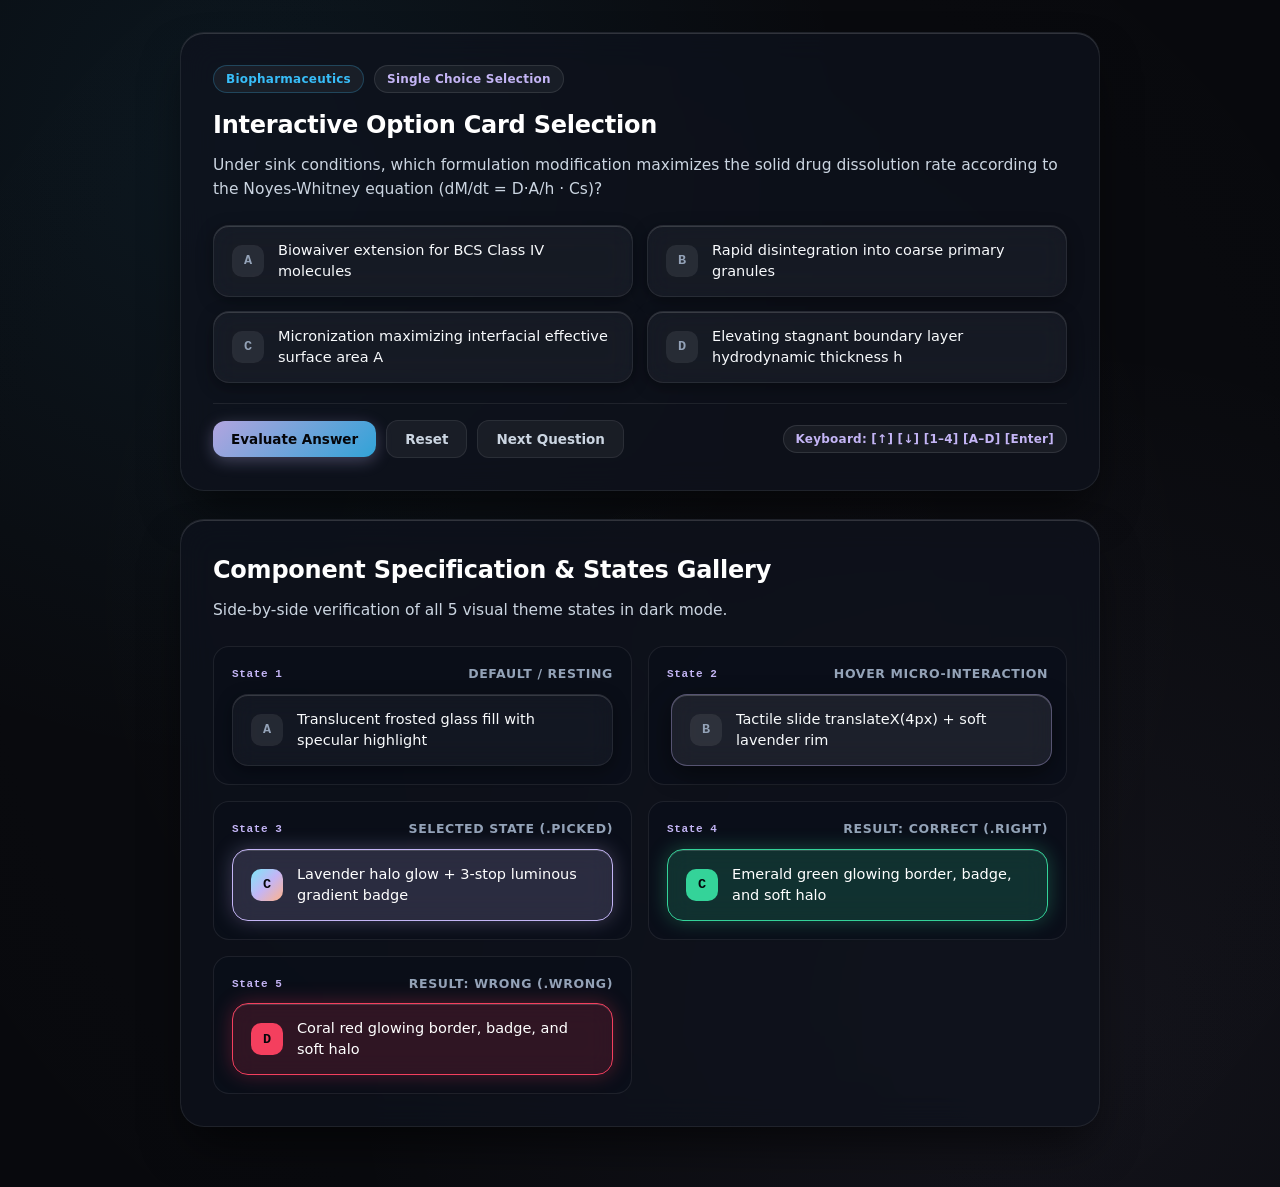
<file: option-card.html>
<!DOCTYPE html>
<html lang="en">
<head>
  <meta charset="utf-8">
  <meta name="viewport" content="width=device-width, initial-scale=1">
  <title>Option Card Selection Component · Ultra-Modern Dark Mode</title>
  <style>
    /* ==========================================================================
       Dark-Mode Option Card Selection Component
       Palette: Deep Luxury Background (#08090d), Translucent Glass, Neon Accents
       ========================================================================== */
    :root {
      --bg: #08090d;
      --bg-card: rgba(14, 18, 30, 0.72);
      --glass-fill: rgba(255, 255, 255, 0.04);
      --glass-fill-hover: rgba(255, 255, 255, 0.08);
      --glass-border: rgba(255, 255, 255, 0.08);
      --specular: inset 0 1px 0 rgba(255, 255, 255, 0.15);
      --cyan: #38bdf8;
      --lavender: #c4b5f5;
      --emerald: #34d399;
      --coral: #f43f5e;
      --text: #f8fafc;
      --text-muted: #94a3b8;
      --font-sans: system-ui, -apple-system, BlinkMacSystemFont, "Segoe UI", Roboto, "Plus Jakarta Sans", sans-serif;
      --font-mono: ui-monospace, SFMono-Regular, "JetBrains Mono", Menlo, Monaco, Consolas, monospace;
      --ease-tactile: cubic-bezier(0.16, 1, 0.3, 1);
      --trans-card: all 0.2s cubic-bezier(0.16, 1, 0.3, 1);
    }

    *, *::before, *::after {
      box-sizing: border-box;
      margin: 0;
      padding: 0;
    }

    body {
      min-height: 100vh;
      background-color: var(--bg);
      background-image:
        radial-gradient(circle at 18% 12%, rgba(56, 189, 248, 0.08) 0%, transparent 42%),
        radial-gradient(circle at 82% 88%, rgba(196, 181, 245, 0.06) 0%, transparent 48%),
        radial-gradient(circle at 50% 50%, rgba(255, 255, 255, 0.015) 0%, transparent 100%);
      color: var(--text);
      font-family: var(--font-sans);
      font-size: 15px;
      line-height: 1.5;
      padding: 32px 20px 60px;
      display: flex;
      justify-content: center;
      align-items: flex-start;
    }

    .shell {
      width: 100%;
      max-width: 920px;
      display: flex;
      flex-direction: column;
      gap: 28px;
    }

    /* Container Glass Card */
    .panel {
      position: relative;
      background: var(--bg-card);
      -webkit-backdrop-filter: blur(16px);
      backdrop-filter: blur(16px);
      border: 1px solid var(--glass-border);
      border-radius: 24px;
      padding: 32px;
      box-shadow:
        var(--specular),
        0 24px 48px -12px rgba(0, 0, 0, 0.65);
    }

    .panel-header {
      margin-bottom: 24px;
    }

    .badge-bar {
      display: flex;
      flex-wrap: wrap;
      align-items: center;
      gap: 10px;
      margin-bottom: 14px;
    }

    .pill {
      display: inline-flex;
      align-items: center;
      padding: 4px 12px;
      border-radius: 999px;
      font-size: 12px;
      font-weight: 600;
      letter-spacing: 0.02em;
      background: rgba(255, 255, 255, 0.05);
      border: 1px solid rgba(255, 255, 255, 0.1);
      color: var(--lavender);
    }

    .pill.cyan {
      color: var(--cyan);
      border-color: rgba(56, 189, 248, 0.25);
    }

    .panel-title {
      font-size: clamp(20px, 2.5vw, 24px);
      font-weight: 700;
      color: #ffffff;
      margin-bottom: 10px;
      letter-spacing: -0.01em;
    }

    .prompt-text {
      font-size: 15.5px;
      color: #cbd5e1;
      line-height: 1.55;
    }

    /* ==========================================================================
       2. Component Layout & Responsive Grid
       - 2-column grid on desktop/tablet
       - Collapsing to 1-column on mobile (<640px)
       ========================================================================== */
    .opts {
      display: grid;
      grid-template-columns: 1fr 1fr;
      gap: 14px;
      width: 100%;
    }

    @media (max-width: 640px) {
      .opts {
        grid-template-columns: 1fr;
        gap: 10px;
      }
      .panel {
        padding: 20px 16px;
      }
    }

    /* ==========================================================================
       3. Option Card Structure & Interactive States
       ========================================================================== */
    .opt {
      display: flex;
      align-items: center;
      gap: 14px;
      width: 100%;
      text-align: left;
      padding: 14px 18px;
      border-radius: 16px;
      border: 1px solid var(--glass-border);
      background: var(--glass-fill);
      -webkit-backdrop-filter: blur(12px);
      backdrop-filter: blur(12px);
      box-shadow:
        var(--specular),
        0 4px 16px rgba(0, 0, 0, 0.35);
      cursor: pointer;
      outline: none;
      -webkit-appearance: none;
      appearance: none;
      font-family: var(--font-sans);
      font-size: 14.5px;
      font-weight: 500;
      color: var(--text);
      transition: var(--trans-card);
      -webkit-user-select: none;
      user-select: none;
    }

    .opt:focus-visible {
      outline: 2px solid var(--lavender);
      outline-offset: 3px;
    }

    /* Left 32x32px Badge */
    .opt b {
      flex: none;
      width: 32px;
      height: 32px;
      border-radius: 10px;
      display: grid;
      place-items: center;
      background: rgba(255, 255, 255, 0.08);
      color: var(--text-muted);
      font-family: var(--font-mono);
      font-size: 13.5px;
      font-weight: 700;
      line-height: 1;
      -webkit-user-select: none;
      user-select: none;
      transition: var(--trans-card);
    }

    /* Right Text Label */
    .opt span {
      flex: 1;
      min-width: 0;
      font-family: var(--font-sans);
      line-height: 1.45;
      word-break: break-word;
      color: inherit;
    }

    /* Hover Micro-Interaction */
    .opt:hover:not(:disabled):not(.right):not(.wrong):not(.wrongpick):not(.picked):not(.active),
    .opt.state-hover {
      transform: translateX(4px);
      border-color: rgba(196, 181, 245, 0.35);
      background: var(--glass-fill-hover);
      box-shadow:
        inset 0 1px 0 rgba(255, 255, 255, 0.2),
        0 8px 24px -2px rgba(0, 0, 0, 0.5);
    }

    /* Active Tap/Press Feedback (with smooth hover preservation) */
    .opt:active:not(:disabled):not(.right):not(.wrong):not(.wrongpick) {
      transform: scale(0.98);
      transition-duration: 0.08s;
    }

    .opt:hover:active:not(:disabled):not(.right):not(.wrong):not(.wrongpick) {
      transform: translateX(4px) scale(0.98);
      transition-duration: 0.08s;
    }

    /* Selected State (.picked / .active) */
    .opt.picked,
    .opt.active {
      border-color: var(--lavender);
      background: rgba(196, 181, 245, 0.18);
      color: #ffffff;
      box-shadow:
        var(--specular),
        0 0 20px rgba(196, 181, 245, 0.28);
    }

    .opt.picked b,
    .opt.active b {
      background: linear-gradient(135deg, #7ee7f8, #c4b5f5, #ffb38a);
      color: #05060a;
      font-weight: 800;
    }

    .opt.picked:hover:not(:disabled):not(.right):not(.wrong):not(.wrongpick),
    .opt.active:hover:not(:disabled):not(.right):not(.wrong):not(.wrongpick) {
      transform: translateX(4px);
      border-color: var(--lavender);
      background: rgba(196, 181, 245, 0.22);
      box-shadow:
        inset 0 1px 0 rgba(255, 255, 255, 0.25),
        0 0 24px rgba(196, 181, 245, 0.38);
    }

    .opt.picked:active:not(:disabled):not(.right):not(.wrong):not(.wrongpick),
    .opt.active:active:not(:disabled):not(.right):not(.wrong):not(.wrongpick) {
      transform: scale(0.98);
    }

    .opt.picked:hover:active:not(:disabled):not(.right):not(.wrong):not(.wrongpick),
    .opt.active:hover:active:not(:disabled):not(.right):not(.wrong):not(.wrongpick) {
      transform: translateX(4px) scale(0.98);
    }

    /* Correct Evaluation State (.right) */
    .opt.right,
    .opt.right:hover,
    .opt.right:disabled {
      border-color: var(--emerald);
      background: rgba(52, 211, 153, 0.18);
      color: #ffffff;
      box-shadow:
        var(--specular),
        0 0 20px rgba(52, 211, 153, 0.3);
      cursor: default;
      transform: none;
    }

    .opt.right b {
      background: var(--emerald);
      color: #05060a;
      font-weight: 800;
    }

    /* Wrong Evaluation State (.wrong) */
    .opt.wrong,
    .opt.wrongpick,
    .opt.wrong:hover,
    .opt.wrong:disabled,
    .opt.wrongpick:hover,
    .opt.wrongpick:disabled {
      border-color: var(--coral);
      background: rgba(244, 63, 94, 0.16);
      color: #ffffff;
      box-shadow:
        var(--specular),
        0 0 20px rgba(244, 63, 94, 0.3);
      cursor: default;
      transform: none;
    }

    .opt.wrong b,
    .opt.wrongpick b {
      background: var(--coral);
      color: #05060a;
      font-weight: 800;
    }

    .opt:disabled,
    .opt[aria-disabled="true"] {
      cursor: default;
      transform: none;
    }

    .opt.dimmed {
      opacity: 0.55;
    }

    /* ==========================================================================
       Interactive Controls & Feedback Banner
       ========================================================================== */
    .feedback-banner {
      margin-top: 18px;
      padding: 14px 18px;
      border-radius: 14px;
      font-size: 14px;
      font-weight: 500;
      line-height: 1.5;
      display: none;
    }

    .feedback-banner.visible {
      display: block;
    }

    .feedback-banner.correct {
      background: rgba(52, 211, 153, 0.12);
      border: 1px solid rgba(52, 211, 153, 0.35);
      color: #a7f3d0;
    }

    .feedback-banner.wrong {
      background: rgba(244, 63, 94, 0.12);
      border: 1px solid rgba(244, 63, 94, 0.35);
      color: #fecdd3;
    }

    .controls-bar {
      margin-top: 20px;
      padding-top: 16px;
      border-top: 1px solid var(--glass-border);
      display: flex;
      flex-wrap: wrap;
      align-items: center;
      justify-content: space-between;
      gap: 12px;
    }

    .btn-group {
      display: flex;
      flex-wrap: wrap;
      align-items: center;
      gap: 10px;
    }

    .action-btn {
      display: inline-flex;
      align-items: center;
      gap: 8px;
      padding: 10px 18px;
      border-radius: 12px;
      font-family: var(--font-sans);
      font-size: 13.5px;
      font-weight: 600;
      cursor: pointer;
      outline: none;
      -webkit-appearance: none;
      appearance: none;
      transition: all 0.18s ease;
      -webkit-user-select: none;
      user-select: none;
    }

    .action-btn.primary {
      background: linear-gradient(135deg, rgba(196, 181, 245, 0.9), rgba(56, 189, 248, 0.85));
      color: #05060a;
      border: none;
      box-shadow: 0 4px 16px rgba(196, 181, 245, 0.3);
    }

    .action-btn.primary:hover {
      transform: translateY(-1px);
      box-shadow: 0 6px 20px rgba(196, 181, 245, 0.45);
    }

    .action-btn.ghost {
      background: rgba(255, 255, 255, 0.05);
      color: #cbd5e1;
      border: 1px solid var(--glass-border);
    }

    .action-btn.ghost:hover {
      background: rgba(255, 255, 255, 0.1);
      color: #ffffff;
      border-color: rgba(255, 255, 255, 0.18);
    }

    /* ==========================================================================
       Gallery: Showcase of All 5 States
       ========================================================================== */
    .gallery-grid {
      display: grid;
      grid-template-columns: repeat(auto-fit, minmax(280px, 1fr));
      gap: 16px;
      margin-top: 14px;
    }

    .gallery-card {
      display: flex;
      flex-direction: column;
      gap: 10px;
      padding: 18px;
      background: rgba(10, 14, 26, 0.65);
      border: 1px solid var(--glass-border);
      border-radius: 16px;
    }

    .gallery-caption {
      display: flex;
      align-items: center;
      justify-content: space-between;
      font-size: 12.5px;
      font-weight: 600;
      color: var(--text-muted);
      text-transform: uppercase;
      letter-spacing: 0.05em;
    }

    .gallery-caption span {
      font-family: var(--font-mono);
      font-size: 11px;
      color: var(--lavender);
      text-transform: none;
    }

    @media (prefers-reduced-motion: reduce) {
      .opt, .opt b, .action-btn {
        transition: none !important;
        animation: none !important;
      }
    }
  </style>
</head>
<body>
  <div class="shell">
    <!-- Interactive Option Card Selection Component Panel -->
    <main class="panel" aria-labelledby="mainTitle">
      <div class="panel-header">
        <div class="badge-bar">
          <span class="pill cyan">Biopharmaceutics</span>
          <span class="pill">Single Choice Selection</span>
        </div>
        <h1 id="mainTitle" class="panel-title">Interactive Option Card Selection</h1>
        <p id="questionPrompt" class="prompt-text">
          Under sink conditions, which formulation modification maximizes the solid drug dissolution rate according to the Noyes-Whitney equation (dM/dt = D·A/h · Cs)?
        </p>
      </div>

      <!-- Option Card Component Grid -->
      <!-- html-validate-disable prefer-native-element -->
      <!-- [html-validate-disable-block prefer-native-element] -->
      <div id="optionCardGrid" class="opts" role="radiogroup" aria-label="Multiple choice options">
        <button class="opt" type="button" data-index="0" role="radio" aria-checked="false" tabindex="0" aria-label="Option A: Biowaiver extension for BCS Class IV molecules">
          <b>A</b>
          <span>Biowaiver extension for BCS Class IV molecules</span>
        </button>
        <button class="opt" type="button" data-index="1" role="radio" aria-checked="false" tabindex="-1" aria-label="Option B: Rapid disintegration into coarse primary granules">
          <b>B</b>
          <span>Rapid disintegration into coarse primary granules</span>
        </button>
        <button class="opt" type="button" data-index="2" role="radio" aria-checked="false" tabindex="-1" aria-label="Option C: Micronization maximizing interfacial effective surface area A">
          <b>C</b>
          <span>Micronization maximizing interfacial effective surface area A</span>
        </button>
        <button class="opt" type="button" data-index="3" role="radio" aria-checked="false" tabindex="-1" aria-label="Option D: Elevating stagnant boundary layer hydrodynamic thickness h">
          <b>D</b>
          <span>Elevating stagnant boundary layer hydrodynamic thickness h</span>
        </button>
      </div>
      <!-- html-validate-enable prefer-native-element -->

      <!-- Result / Feedback Banner -->
      <div id="feedbackBanner" class="feedback-banner" role="status" aria-live="polite"></div>

      <!-- Interactive Controls -->
      <div class="controls-bar">
        <div class="btn-group">
          <button id="evaluateBtn" class="action-btn primary" type="button">Evaluate Answer</button>
          <button id="resetSelectionBtn" class="action-btn ghost" type="button">Reset</button>
          <button id="cycleQuestionsBtn" class="action-btn ghost" type="button">Next Question</button>
        </div>
        <div class="btn-group">
          <span class="pill">Keyboard: [↑] [↓] [1–4] [A–D] [Enter]</span>
        </div>
      </div>
    </main>

    <!-- Visual States Gallery: All 5 Required Interactive & Feedback States -->
    <section class="panel" aria-labelledby="galleryTitle">
      <div class="panel-header">
        <h2 id="galleryTitle" class="panel-title">Component Specification &amp; States Gallery</h2>
        <p class="prompt-text">Side-by-side verification of all 5 visual theme states in dark mode.</p>
      </div>

      <div class="gallery-grid">
        <div class="gallery-card">
          <div class="gallery-caption">
            <span>State 1</span> Default / Resting
          </div>
          <button class="opt" type="button" disabled>
            <b>A</b>
            <span>Translucent frosted glass fill with specular highlight</span>
          </button>
        </div>

        <div class="gallery-card">
          <div class="gallery-caption">
            <span>State 2</span> Hover Micro-Interaction
          </div>
          <button class="opt state-hover" type="button">
            <b>B</b>
            <span>Tactile slide translateX(4px) + soft lavender rim</span>
          </button>
        </div>

        <div class="gallery-card">
          <div class="gallery-caption">
            <span>State 3</span> Selected State (.picked)
          </div>
          <button class="opt picked" type="button">
            <b>C</b>
            <span>Lavender halo glow + 3-stop luminous gradient badge</span>
          </button>
        </div>

        <div class="gallery-card">
          <div class="gallery-caption">
            <span>State 4</span> Result: Correct (.right)
          </div>
          <button class="opt right" type="button" disabled>
            <b>C</b>
            <span>Emerald green glowing border, badge, and soft halo</span>
          </button>
        </div>

        <div class="gallery-card">
          <div class="gallery-caption">
            <span>State 5</span> Result: Wrong (.wrong)
          </div>
          <button class="opt wrong" type="button" disabled>
            <b>D</b>
            <span>Coral red glowing border, badge, and soft halo</span>
          </button>
        </div>
      </div>
    </section>
  </div>

  <!-- Vanilla JavaScript Interaction Engine -->
  <script>
    (function () {
      "use strict";

      const QUESTION_BANK = [
        {
          subject: "Biopharmaceutics",
          prompt: "Under sink conditions, which formulation modification maximizes the solid drug dissolution rate according to the Noyes-Whitney equation (dM/dt = D·A/h · Cs)?",
          options: [
            "Biowaiver extension for BCS Class IV molecules",
            "Rapid disintegration into coarse primary granules",
            "Micronization maximizing interfacial effective surface area A",
            "Elevating stagnant boundary layer hydrodynamic thickness h"
          ],
          correctIndex: 2
        },
        {
          subject: "Pharmacopeial Testing",
          prompt: "According to the FDA Biopharmaceutics Classification System (BCS), which condition defines a drug as 'Highly Soluble'?",
          options: [
            "Highest dose dissolves in <= 250 mL water across pH 1.0 to 6.8 at 37 °C",
            "Aqueous solubility exceeds 10 mg/mL at neutral pH 7.0 only",
            "Dissolves completely within 5 minutes in simulated gastric fluid (pH 1.2)",
            "Systemic fraction absorbed (Fa) reaches 85% or greater in human bioavailability"
          ],
          correctIndex: 0
        },
        {
          subject: "Tablet Technology",
          prompt: "Which formulation or mechanical defect is the primary cause of tablet capping during high-speed rotary compression?",
          options: [
            "Excessive lubricant concentration exceeding 2% magnesium stearate",
            "Air entrapment within the die cavity and excessive fine granules (<100 mesh)",
            "Inadequate binder hydration resulting in weak inter-particle capillary bridges",
            "Granule moisture content exceeding 5% loss on drying"
          ],
          correctIndex: 1
        }
      ];

      const LETTERS = ["A", "B", "C", "D"];
      let activeQuestionIdx = 0;
      let selectedOptionIdx = null;
      let isEvaluated = false;

      const grid = document.getElementById("optionCardGrid");
      const evalBtn = document.getElementById("evaluateBtn");
      const resetBtn = document.getElementById("resetSelectionBtn");
      const nextBtn = document.getElementById("cycleQuestionsBtn");
      const feedback = document.getElementById("feedbackBanner");
      const promptEl = document.getElementById("questionPrompt");

      // Audio tone synthesizer via Web Audio API (lazy initialization on user gesture)
      let audioCtx = null;

      function playHaptic(freq, dur) {
        dur = dur || 0.08;
        try {
          if (!audioCtx && typeof window !== "undefined") {
            const AudioCtor = window.AudioContext || window.webkitAudioContext;
            if (AudioCtor) audioCtx = new AudioCtor();
          }
          if (!audioCtx) return;
          if (audioCtx.state === "suspended") {
            audioCtx.resume().catch(function () {});
          }
          const osc = audioCtx.createOscillator();
          const gain = audioCtx.createGain();
          osc.type = "sine";
          osc.frequency.setValueAtTime(freq, audioCtx.currentTime);
          gain.gain.setValueAtTime(0.04, audioCtx.currentTime);
          gain.gain.exponentialRampToValueAtTime(0.0001, audioCtx.currentTime + dur);
          osc.connect(gain);
          gain.connect(audioCtx.destination);
          osc.start();
          osc.stop(audioCtx.currentTime + dur);
        } catch (e) {
          // Audio blocked or unsupported
        }
      }

      function renderQuestion() {
        const cur = QUESTION_BANK[activeQuestionIdx];
        promptEl.textContent = cur.prompt;
        selectedOptionIdx = null;
        isEvaluated = false;
        feedback.className = "feedback-banner";
        feedback.textContent = "";

        grid.innerHTML = cur.options.map(function (txt, i) {
          return '<button class="opt" type="button" data-index="' + i + '" role="radio" aria-checked="false" tabindex="' + (i === 0 ? "0" : "-1") + '" aria-label="Option ' + LETTERS[i] + ': ' + txt + '">' +
            '<b>' + LETTERS[i] + '</b>' +
            '<span>' + txt + '</span>' +
            '</button>';
        }).join("");

        wireOptionListeners();
      }

      function selectOption(idx) {
        if (isEvaluated) return;
        selectedOptionIdx = idx;
        playHaptic(659.25, 0.09);

        const buttons = grid.querySelectorAll(".opt");
        buttons.forEach(function (btn, i) {
          const isSelected = (i === idx);
          btn.classList.toggle("picked", isSelected);
          btn.classList.toggle("active", isSelected);
          btn.setAttribute("aria-checked", isSelected ? "true" : "false");
          btn.setAttribute("tabindex", isSelected ? "0" : "-1");
        });

        feedback.className = "feedback-banner";
        feedback.textContent = "";
      }

      function wireOptionListeners() {
        const buttons = grid.querySelectorAll(".opt");
        buttons.forEach(function (btn) {
          btn.addEventListener("click", function () {
            const idx = Number(btn.getAttribute("data-index"));
            selectOption(idx);
          });

          // Keyboard navigation within the radiogroup
          btn.addEventListener("keydown", function (e) {
            const idx = Number(btn.getAttribute("data-index"));
            let targetIdx = null;

            if (e.key === "ArrowDown" || e.key === "ArrowRight") {
              e.preventDefault();
              targetIdx = (idx + 1) % buttons.length;
            } else if (e.key === "ArrowUp" || e.key === "ArrowLeft") {
              e.preventDefault();
              targetIdx = (idx - 1 + buttons.length) % buttons.length;
            } else if (e.key === " " || e.key === "Enter") {
              e.preventDefault();
              selectOption(idx);
              return;
            }

            if (targetIdx !== null) {
              buttons[targetIdx].focus();
              selectOption(targetIdx);
            }
          });
        });
      }

      // Global keyboard shortcuts (1-4, A-D) with modifier protection
      document.addEventListener("keydown", function (e) {
        if (e.ctrlKey || e.altKey || e.metaKey) return;
        if (e.target.tagName === "INPUT" || e.target.tagName === "TEXTAREA" || e.target.isContentEditable) return;
        if (isEvaluated) return;

        const key = e.key.toUpperCase();
        const letterIdx = LETTERS.indexOf(key);
        if (letterIdx !== -1) {
          e.preventDefault();
          const buttons = grid.querySelectorAll(".opt");
          if (buttons[letterIdx]) {
            buttons[letterIdx].focus();
            selectOption(letterIdx);
          }
        } else if (["1", "2", "3", "4"].includes(e.key)) {
          const numIdx = Number(e.key) - 1;
          e.preventDefault();
          const buttons = grid.querySelectorAll(".opt");
          if (buttons[numIdx]) {
            buttons[numIdx].focus();
            selectOption(numIdx);
          }
        }
      });

      // Evaluation
      evalBtn.addEventListener("click", function () {
        if (isEvaluated) return;

        if (selectedOptionIdx === null) {
          feedback.className = "feedback-banner wrong visible";
          feedback.textContent = "Please select an option before evaluating.";
          playHaptic(220, 0.15);
          return;
        }

        const cur = QUESTION_BANK[activeQuestionIdx];
        isEvaluated = true;
        const buttons = grid.querySelectorAll(".opt");

        buttons.forEach(function (btn, i) {
          btn.classList.remove("picked", "active");
          if (i === cur.correctIndex) {
            btn.classList.add("right");
            btn.setAttribute("aria-label", "Option " + LETTERS[i] + ": " + cur.options[i] + " (Correct answer)");
          } else if (i === selectedOptionIdx) {
            btn.classList.add("wrong", "wrongpick");
            btn.setAttribute("aria-label", "Option " + LETTERS[i] + ": " + cur.options[i] + " (Your choice, incorrect)");
          } else {
            btn.classList.add("dimmed");
            btn.setAttribute("aria-disabled", "true");
          }
        });

        if (selectedOptionIdx === cur.correctIndex) {
          feedback.className = "feedback-banner correct visible";
          feedback.textContent = "Correct! Option " + LETTERS[selectedOptionIdx] + " is verified mechanism.";
          playHaptic(880, 0.16);
        } else {
          feedback.className = "feedback-banner wrong visible";
          feedback.textContent = "Incorrect. Selected Option " + LETTERS[selectedOptionIdx] + ". Correct answer is Option " + LETTERS[cur.correctIndex] + ".";
          playHaptic(240, 0.2);
        }
      });

      // Reset
      resetBtn.addEventListener("click", function () {
        const cur = QUESTION_BANK[activeQuestionIdx];
        selectedOptionIdx = null;
        isEvaluated = false;
        feedback.className = "feedback-banner";
        feedback.textContent = "";

        const buttons = grid.querySelectorAll(".opt");
        buttons.forEach(function (btn, i) {
          btn.classList.remove("picked", "active", "right", "wrong", "wrongpick", "dimmed");
          btn.setAttribute("aria-checked", "false");
          btn.removeAttribute("aria-disabled");
          btn.setAttribute("tabindex", i === 0 ? "0" : "-1");
          btn.setAttribute("aria-label", "Option " + LETTERS[i] + ": " + cur.options[i]);
        });
        playHaptic(440, 0.06);
      });

      // Cycle questions
      nextBtn.addEventListener("click", function () {
        activeQuestionIdx = (activeQuestionIdx + 1) % QUESTION_BANK.length;
        renderQuestion();
        playHaptic(520, 0.08);
      });

      // Initial render
      renderQuestion();

      // Expose component interface for modular integrations & tests
      window.OptionCardComponent = {
        selectOption: selectOption,
        evaluate: function () { evalBtn.click(); },
        reset: function () { resetBtn.click(); },
        nextQuestion: function () { nextBtn.click(); },
        getSelected: function () { return selectedOptionIdx; },
        isEvaluated: function () { return isEvaluated; }
      };
    })();
  </script>
</body>
</html>
</file>
<file: style.css>
/* ==========================================================================
   Pharmaceutics Mastery Matrix 3 (PMM 3) – Design System Stylesheet
   Architecture: Real-time Zero-Backend Multi-View Quiz Auction Engine
   Design Style: Deep OLED Dark Luxury (#05060a) + Neon Accents & Glassmorphism
   Typography: Plus Jakarta Sans (UI) + JetBrains Mono (Telemetry/Tabular)
   ========================================================================== */

:root {
  /* Surface & Base (OLED Luxury) */
  --bg: #05060a;
  --bg-card: rgba(14, 18, 35, 0.72);
  --bg-card-subtle: rgba(10, 14, 26, 0.65);
  --bg-surface-elevated: rgba(22, 28, 54, 0.75);
  --bg-glass: rgba(255, 255, 255, 0.04);
  --bg-glass-hi: rgba(255, 255, 255, 0.09);
  --glass: rgba(255, 255, 255, 0.04);
  --glass-hi: rgba(255, 255, 255, 0.09);

  /* Borders & Dividers */
  --line: rgba(255, 255, 255, 0.08);
  --line-strong: rgba(255, 255, 255, 0.16);
  --line-glow: rgba(196, 181, 245, 0.35);

  /* Neon Accents: Cyan, Lavender, Sunset Peach, Emerald, Coral */
  --cyan: #38bdf8;
  --powder: #7ee7f8;
  --powder-2: #38bdf8;
  --cyan-glow: rgba(56, 189, 248, 0.4);

  --lav: #c4b5f5;
  --lav-2: #a78bfa;
  --lav-glow: rgba(167, 139, 250, 0.45);

  --peach: #ffb38a;
  --peach-2: #f97316;
  --peach-glow: rgba(251, 146, 60, 0.4);

  --emerald: #34d399;
  --emerald-2: #10b981;
  --emerald-glow: rgba(52, 211, 153, 0.45);

  --coral: #ff5c77;
  --coral-2: #f43f5e;
  --coral-glow: rgba(244, 63, 94, 0.45);
  --danger: #ff5c77;

  /* Typography & Readability */
  --text: #f8fafc;
  --text-dim: #cbd5e1;
  --mute: #94a3b8;
  --mute-deep: #64748b;
  --font-sans: "Plus Jakarta Sans", -apple-system, BlinkMacSystemFont, "Segoe UI", Roboto, sans-serif;
  --font-mono: "JetBrains Mono", ui-monospace, SFMono-Regular, Menlo, Monaco, Consolas, monospace;
  --font: var(--font-sans);

  /* Multi-stop Gradients */
  --accent: linear-gradient(135deg, #7ee7f8 0%, #c4b5f5 48%, #ffb38a 100%);
  --accent-hover: linear-gradient(135deg, #9aeefb 0%, #d8cdfa 48%, #ffc5a6 100%);
  --warm: linear-gradient(135deg, #f97316 0%, #fb923c 50%, #fde047 100%);
  --powderbar: linear-gradient(135deg, #0284c7 0%, #38bdf8 55%, #7ee7f8 100%);
  --lavbar: linear-gradient(135deg, #7c3aed 0%, #a855f7 50%, #c4b5f5 100%);
  --emeraldbar: linear-gradient(135deg, #059669 0%, #10b981 50%, #34d399 100%);
  --coralbar: linear-gradient(135deg, #e11d48 0%, #f43f5e 50%, #ff5c77 100%);
  --hatch: repeating-linear-gradient(135deg, rgba(255, 255, 255, 0.28) 0 2px, transparent 2px 7px);
  --glass-specular: inset 0 1px 0 rgba(255, 255, 255, 0.16), inset 0 0 20px rgba(196, 181, 245, 0.04);

  /* Shadows */
  --shadow-sm: 0 2px 8px rgba(0, 0, 0, 0.4);
  --shadow-md: 0 12px 30px rgba(0, 0, 0, 0.55), 0 2px 6px rgba(0, 0, 0, 0.3);
  --shadow-lg: 0 24px 60px rgba(0, 0, 0, 0.72), 0 4px 16px rgba(0, 0, 0, 0.4);
  --shadow-glow-lav: 0 0 26px var(--lav-glow);
  --shadow-glow-cyan: 0 0 26px var(--cyan-glow);
  --shadow-glow-peach: 0 0 26px var(--peach-glow);

  /* Radius */
  --r-sm: 10px;
  --r-md: 16px;
  --r-lg: 24px;
  --r-xl: 32px;
  --r-full: 9999px;

  /* Transitions */
  --t-fast: 160ms cubic-bezier(0.4, 0, 0.2, 1);
  --t-normal: 240ms cubic-bezier(0.4, 0, 0.2, 1);
  --t-smooth: 350ms cubic-bezier(0.16, 1, 0.3, 1);
}

/* ---------- Global Reset & Body ---------- */
*, *::before, *::after {
  box-sizing: border-box;
}

html {
  color-scheme: dark;
  scroll-behavior: smooth;
}

body {
  margin: 0;
  color: var(--text);
  font: 400 15px/1.5 var(--font);
  padding: clamp(8px, 1.8vw, 24px);
  min-height: 100vh;
  background-color: var(--bg);
  background-image:
    radial-gradient(65% 55% at 0% 0%, rgba(56, 189, 248, 0.16) 0%, transparent 70%),
    radial-gradient(60% 50% at 100% 0%, rgba(167, 139, 250, 0.18) 0%, transparent 70%),
    radial-gradient(65% 55% at 85% 100%, rgba(251, 146, 60, 0.14) 0%, transparent 70%),
    radial-gradient(50% 45% at 15% 100%, rgba(52, 211, 153, 0.11) 0%, transparent 70%),
    radial-gradient(40% 40% at 50% 50%, rgba(196, 181, 245, 0.04) 0%, transparent 80%);
  background-attachment: fixed;
  -webkit-font-smoothing: antialiased;
  -moz-osx-font-smoothing: grayscale;
}

button, input, textarea, select {
  font: inherit;
  color: inherit;
}

a {
  color: inherit;
  text-decoration: none;
}

:focus-visible {
  outline: 2px solid var(--lav);
  outline-offset: 3px;
  box-shadow: 0 0 14px var(--lav-glow);
}

[hidden] {
  display: none !important;
}

/* ---------- Custom Stylish Scrollbars ---------- */
::-webkit-scrollbar {
  width: 8px;
  height: 8px;
}
::-webkit-scrollbar-track {
  background: rgba(5, 6, 10, 0.55);
  border-radius: var(--r-full);
}
::-webkit-scrollbar-thumb {
  background: linear-gradient(180deg, rgba(196, 181, 245, 0.28), rgba(56, 189, 248, 0.22));
  border-radius: var(--r-full);
  border: 2px solid rgba(5, 6, 10, 0.55);
  transition: background var(--t-fast);
}
::-webkit-scrollbar-thumb:hover {
  background: linear-gradient(180deg, rgba(196, 181, 245, 0.65), rgba(56, 189, 248, 0.55));
  box-shadow: 0 0 10px rgba(196, 181, 245, 0.4);
}
@supports (scrollbar-width: thin) {
  * {
    scrollbar-width: thin;
    scrollbar-color: rgba(196, 181, 245, 0.3) rgba(5, 6, 10, 0.55);
  }
}

/* ---------- App Frame: Sidebar + Content ---------- */
.app {
  max-width: 1540px;
  margin: 0 auto;
  display: grid;
  grid-template-columns: 260px minmax(0, 1fr);
  border-radius: var(--r-xl);
  border: 1px solid var(--line);
  overflow: hidden;
  background: linear-gradient(160deg, rgba(22, 28, 54, 0.55) 0%, rgba(10, 14, 26, 0.7) 60%, rgba(20, 14, 38, 0.6) 100%);
  -webkit-backdrop-filter: blur(24px) saturate(180%);
  backdrop-filter: blur(24px) saturate(180%);
  box-shadow: var(--shadow-lg), var(--glass-specular);
}

.side {
  display: flex;
  flex-direction: column;
  gap: 26px;
  padding: 28px 18px 22px;
  border-right: 1px solid var(--line);
  background: rgba(5, 6, 10, 0.55);
  -webkit-backdrop-filter: blur(20px);
  backdrop-filter: blur(20px);
}

.brand {
  margin: 0 0 0 8px;
  font: 800 27px/1 var(--font-sans);
  letter-spacing: -0.035em;
  display: flex;
  flex-direction: column;
}

.brand span {
  background: var(--accent);
  -webkit-background-clip: text;
  background-clip: text;
  color: transparent;
  display: inline-block;
  filter: drop-shadow(0 0 12px rgba(167, 139, 250, 0.35));
}

.brand small {
  display: block;
  margin-top: 7px;
  font: 600 11px/1.3 var(--font-sans);
  letter-spacing: 0.02em;
  color: var(--mute);
  text-transform: uppercase;
  -webkit-text-fill-color: var(--mute);
}

/* ---------- Navigation Menu ---------- */
.menu {
  display: grid;
  gap: 6px;
}

.menu button,
.menu a {
  position: relative;
  display: flex;
  align-items: center;
  gap: 13px;
  width: 100%;
  padding: 12px 16px;
  border: 1px solid transparent;
  border-radius: var(--r-md);
  background: none;
  cursor: pointer;
  color: var(--mute);
  text-align: left;
  font-size: 14px;
  font-weight: 600;
  transition: all var(--t-fast);
}

.menu button:hover,
.menu a:hover {
  color: #ffffff;
  background: rgba(255, 255, 255, 0.05);
  border-color: rgba(255, 255, 255, 0.08);
  transform: translateX(2px);
}

.menu button.on,
.menu a.on {
  color: #ffffff;
  background: linear-gradient(90deg, rgba(167, 139, 250, 0.16) 0%, rgba(255, 255, 255, 0.04) 100%);
  border-color: rgba(196, 181, 245, 0.32);
  box-shadow: 0 0 18px rgba(167, 139, 250, 0.18), inset 0 1px 0 rgba(255, 255, 255, 0.1);
}

.menu button.on::before,
.menu a.on::before {
  content: "";
  position: absolute;
  left: 0;
  top: 20%;
  bottom: 20%;
  width: 3.5px;
  border-radius: 4px;
  background: var(--accent);
  box-shadow: 0 0 10px var(--lav);
}

.menu svg {
  flex: none;
  color: var(--lav);
  transition: transform var(--t-fast), color var(--t-fast);
}

.menu button:hover svg,
.menu a:hover svg {
  color: var(--powder);
  transform: scale(1.08);
}

/* ---------- Sidebar Wallet Card (Fallback) ---------- */
.sidecard {
  margin-top: auto;
  padding: 20px;
  border-radius: var(--r-lg);
  border: 1px solid rgba(255, 255, 255, 0.16);
  background:
    var(--hatch) 0 0 / 100% 100%,
    linear-gradient(145deg, rgba(251, 146, 60, 0.45) 0%, rgba(167, 139, 250, 0.4) 50%, rgba(56, 189, 248, 0.45) 100%);
  background-blend-mode: overlay, normal;
  box-shadow: var(--shadow-md), inset 0 1px 0 rgba(255, 255, 255, 0.25);
  -webkit-backdrop-filter: blur(16px);
  backdrop-filter: blur(16px);
}

.sidecard h3 {
  margin: 0 0 10px;
  font: 700 15px/1.2 var(--font-sans);
  letter-spacing: -0.01em;
}

.wallet {
  display: grid;
  gap: 8px;
  font-size: 13px;
}

.wallet > span,
.wallet .tl {
  color: rgba(255, 255, 255, 0.85);
}

.wallet input {
  width: 100%;
  height: 48px;
  padding: 0 14px;
  border-radius: var(--r-md);
  font-family: var(--font-mono);
  font-size: 24px;
  font-weight: 800;
  font-variant-numeric: tabular-nums;
  background: rgba(5, 6, 10, 0.55);
  border: 1px solid rgba(255, 255, 255, 0.18);
  color: #ffffff;
  -moz-appearance: textfield;
  appearance: textfield;
  transition: all var(--t-fast);
}

.wallet input:focus {
  border-color: var(--lav);
  box-shadow: 0 0 16px var(--lav-glow);
}

.wallet input::-webkit-outer-spin-button,
.wallet input::-webkit-inner-spin-button {
  -webkit-appearance: none;
  margin: 0;
}

.wallet input[readonly] {
  opacity: 0.9;
  cursor: not-allowed;
  background: rgba(5, 6, 10, 0.4);
}

.wallet .ghost {
  width: 100%;
  height: 42px;
  background: rgba(5, 6, 10, 0.4);
  border-color: rgba(255, 255, 255, 0.2);
}

.tl {
  color: var(--mute);
  font-size: 13px;
}

/* ---------- Content Area & Topgrid Header ---------- */
.content {
  min-width: 0;
  padding: 24px 26px 28px;
  display: grid;
  gap: 20px;
  align-content: start;
}

.top {
  display: flex;
  align-items: center;
  justify-content: space-between;
  gap: 16px;
  flex-wrap: wrap;
}

.topgrid {
  display: grid;
  grid-template-columns: minmax(0, 1.1fr) auto minmax(0, 1fr);
  gap: 16px;
  align-items: center;
}

.pagetitle {
  margin: 0;
  font: 800 28px/1.2 var(--font-sans);
  letter-spacing: -0.025em;
  background: linear-gradient(135deg, #ffffff 40%, var(--lav) 100%);
  -webkit-background-clip: text;
  background-clip: text;
  color: transparent;
}

.search,
.pill {
  margin: 0;
  display: flex;
  align-items: center;
  gap: 12px;
  height: 52px;
  border-radius: var(--r-md);
  background: rgba(14, 18, 35, 0.65);
  border: 1px solid var(--line);
  color: var(--text);
  font-size: 14px;
  -webkit-backdrop-filter: blur(16px);
  backdrop-filter: blur(16px);
  transition: all var(--t-fast);
}

.search {
  flex: 1;
  max-width: 440px;
  padding: 0 16px;
  color: var(--mute);
}

.search input {
  height: 100%;
  padding: 0;
  border: 0;
  border-radius: 0;
  background: transparent;
  color: var(--text);
  font-size: 14px;
}

.search input::placeholder {
  color: var(--mute);
  font-weight: 500;
}

.pill {
  padding: 0 8px 0 18px;
  font-weight: 600;
  white-space: nowrap;
}

.pill input {
  min-width: 140px;
  max-width: 210px;
  width: 100%;
  padding: 0;
  border: 0;
  border-radius: 0;
  background: transparent;
  color: #ffffff;
  font-weight: 700;
  font-size: 14px;
}

.pill input::placeholder {
  color: var(--mute);
  font-weight: 500;
}

.search:focus-within,
.pill:focus-within {
  border-color: var(--lav);
  box-shadow: 0 0 0 3px rgba(196, 181, 245, 0.22), 0 0 18px rgba(196, 181, 245, 0.16);
}

.search input:focus-visible,
.pill input:focus-visible {
  outline: none;
}

.avatar {
  width: 38px;
  height: 38px;
  border-radius: var(--r-sm);
  background: var(--accent);
  color: #05060a;
  display: grid;
  place-items: center;
  font-family: var(--font-mono);
  font-weight: 800;
  font-size: 16px;
  box-shadow: 0 0 12px rgba(167, 139, 250, 0.35);
}

/* ---------- Topgrid Wallet Box (Hero Header Center) ---------- */
.walletbox {
  margin: 0;
  padding: 10px 18px;
  border-radius: var(--r-lg);
  display: grid;
  grid-template-columns: auto 1fr;
  align-items: center;
  gap: 6px 18px;
  background:
    linear-gradient(135deg, rgba(251, 146, 60, 0.22) 0%, rgba(167, 139, 250, 0.2) 50%, rgba(56, 189, 248, 0.22) 100%),
    rgba(10, 14, 26, 0.75);
  border: 1px solid rgba(255, 255, 255, 0.15);
  box-shadow: var(--shadow-md), var(--glass-specular), 0 0 24px rgba(167, 139, 250, 0.12);
  -webkit-backdrop-filter: blur(20px);
  backdrop-filter: blur(20px);
}

.walletbox h3 {
  margin: 0;
  font-size: 13.5px;
  font-weight: 700;
  letter-spacing: -0.01em;
  white-space: nowrap;
  color: #ffffff;
  display: flex;
  align-items: center;
  gap: 6px;
}

.walletbox .wallet {
  grid-template-columns: auto 145px auto;
  align-items: center;
  gap: 4px 12px;
  font-size: 12.5px;
}

.walletbox .wallet > span:first-child {
  white-space: nowrap;
}

.walletbox .wallet input {
  height: 38px;
  padding: 0 12px;
  border-radius: var(--r-sm);
  font-family: var(--font-mono);
  font-size: 18px;
  font-weight: 700;
  background: rgba(5, 6, 10, 0.65);
}

.walletbox .wallet .ghost {
  width: auto;
  height: 38px;
  padding: 0 16px;
  font-size: 13px;
  font-weight: 700;
  white-space: nowrap;
  border-radius: var(--r-sm);
}

.walletbox .wallet .wmeta {
  grid-column: 1 / -1;
  font-size: 11.5px;
  font-family: var(--font-mono);
  line-height: 1.35;
  white-space: nowrap;
  color: var(--text-dim);
}

.walletbox .wallet > .tl:only-child {
  grid-column: 1 / -1;
  font-size: 13px;
}

/* ---------- Dashboard Grid ---------- */
.dash {
  display: grid;
  grid-template-columns: minmax(0, 1fr) 340px;
  gap: 20px;
}

.leftcol {
  display: grid;
  gap: 20px;
  min-width: 0;
  align-content: start;
}

.mainrow {
  display: grid;
  grid-template-columns: minmax(0, 1fr) 260px;
  gap: 20px;
}

.card {
  border-radius: var(--r-lg);
  padding: 24px;
  border: 1px solid var(--line);
  background: linear-gradient(165deg, rgba(22, 28, 54, 0.58) 0%, rgba(10, 14, 26, 0.68) 100%);
  -webkit-backdrop-filter: blur(18px) saturate(180%);
  backdrop-filter: blur(18px) saturate(180%);
  box-shadow: var(--shadow-md), var(--glass-specular);
  transition: border-color var(--t-normal), box-shadow var(--t-normal);
}

.card:hover {
  border-color: rgba(196, 181, 245, 0.2);
}

.card h2 {
  margin: 0 0 16px;
  font: 700 19px/1.2 var(--font-sans);
  letter-spacing: -0.015em;
  color: #ffffff;
}

.charthead {
  display: flex;
  flex-wrap: wrap;
  align-items: center;
  justify-content: space-between;
  gap: 14px;
  margin-bottom: 18px;
}

.charthead h2 {
  margin: 0;
}

.charthead h2 .hint,
#teamCount,
#draftCount {
  font-weight: 600;
  font-family: var(--font-mono);
}

/* ---------- Hero Card ---------- */
.hero {
  position: relative;
  padding: 28px;
  min-height: 520px;
  display: grid;
  grid-template-rows: auto 1fr auto;
  gap: 18px;
  background:
    radial-gradient(75% 65% at 50% 60%, rgba(168, 148, 238, 0.25) 0%, transparent 70%),
    radial-gradient(55% 45% at 0% 0%, rgba(255, 160, 122, 0.22) 0%, transparent 70%),
    linear-gradient(165deg, rgba(25, 32, 62, 0.65) 0%, rgba(10, 14, 26, 0.72) 100%);
  border: 1px solid rgba(196, 181, 245, 0.22);
  box-shadow: var(--shadow-lg), var(--glass-specular), 0 0 40px rgba(167, 139, 250, 0.1);
}

.heroTop {
  position: relative;
  z-index: 2;
  display: grid;
  grid-template-columns: minmax(0, 1.3fr) minmax(0, 1fr);
  gap: 22px;
  align-items: start;
}

.big {
  margin: 0;
  font: 800 clamp(20px, 2.2vw, 32px)/1.15 var(--font-sans);
  letter-spacing: -0.025em;
  overflow-wrap: break-word;
  word-break: normal;
  background: linear-gradient(135deg, #ffffff 40%, var(--powder) 100%);
  -webkit-background-clip: text;
  background-clip: text;
  color: transparent;
}

.sub {
  display: flex;
  flex-wrap: wrap;
  align-items: center;
  gap: 8px 12px;
  margin: 14px 0 0;
  font-size: 14px;
  color: #dfe2f0;
}

.sub .ref {
  color: #ddd3fd;
  font-family: var(--font-mono);
  font-size: 12px;
  font-weight: 700;
  padding: 4px 12px;
  border-radius: var(--r-sm);
  background: rgba(196, 181, 245, 0.15);
  border: 1px solid rgba(196, 181, 245, 0.42);
  box-shadow: 0 0 10px rgba(196, 181, 245, 0.2);
}

.about p {
  margin: 4px 0 0;
  color: var(--mute);
  font-size: 14px;
  line-height: 1.6;
  display: -webkit-box;
  -webkit-line-clamp: 3;
  line-clamp: 3;
  -webkit-box-orient: vertical;
  overflow: hidden;
}

.about.open p {
  display: block;
}

.link {
  background: none;
  border: 0;
  padding: 0;
  margin-top: 10px;
  color: var(--lav);
  cursor: pointer;
  font-size: 14px;
  font-weight: 700;
  transition: color var(--t-fast);
}

.link:hover {
  color: var(--powder);
  text-decoration: underline;
}

.stage {
  position: absolute;
  inset: 110px 4% 150px;
  display: grid;
  place-items: center;
  z-index: 1;
  pointer-events: none;
}

.noimg {
  font: 900 clamp(110px, 15vw, 210px)/1 var(--font-mono);
  letter-spacing: -0.07em;
  background: linear-gradient(180deg, rgba(126, 231, 248, 0.35) 0%, rgba(196, 181, 245, 0.06) 100%);
  -webkit-background-clip: text;
  background-clip: text;
  color: transparent;
  -webkit-user-select: none;
  user-select: none;
}

.heroBottom {
  position: relative;
  z-index: 2;
  display: grid;
  grid-template-columns: 1fr auto;
  gap: 16px 22px;
  align-items: end;
}

.lbl {
  display: block;
  font-size: 13.5px;
  color: var(--mute);
  font-weight: 500;
}

.bigprice {
  display: block;
  font: 800 clamp(34px, 4.2vw, 48px)/1.08 var(--font-mono);
  letter-spacing: -0.035em;
  margin: 4px 0 2px;
  color: #ffffff;
}

.bigprice small {
  font-size: 0.44em;
  font-family: var(--font-sans);
  font-weight: 600;
  color: var(--mute);
  letter-spacing: 0;
}

.timer {
  color: var(--lav);
  font-family: var(--font-mono);
  font-size: 15px;
  font-weight: 700;
  font-variant-numeric: tabular-nums;
  white-space: nowrap;
  text-shadow: 0 0 10px rgba(196, 181, 245, 0.4);
}

.who {
  display: block;
  margin-top: 5px;
  color: var(--mute);
  font-size: 13.5px;
}

.who mark {
  background: none;
  color: #ffffff;
  font-weight: 700;
}

.actions {
  display: flex;
  align-items: center;
  gap: 12px;
}

.round {
  width: 48px;
  height: 48px;
  border-radius: var(--r-md);
  border: 1px solid var(--line);
  background: rgba(255, 255, 255, 0.05);
  cursor: pointer;
  display: grid;
  place-items: center;
  transition: all var(--t-fast);
}

.round:hover {
  background: rgba(255, 255, 255, 0.1);
  border-color: rgba(196, 181, 245, 0.35);
  transform: translateY(-1px);
}

.cta {
  height: 48px;
  padding: 0 30px;
  border-radius: var(--r-md);
  border: 0;
  cursor: pointer;
  font-family: var(--font-sans);
  font-weight: 700;
  font-size: 15px;
  color: #05060a;
  background: var(--accent);
  box-shadow: 0 6px 22px rgba(167, 139, 250, 0.42), inset 0 1px 0 rgba(255, 255, 255, 0.6);
  transition: all var(--t-fast);
}

.cta:hover:not(:disabled) {
  filter: brightness(1.08);
  transform: translateY(-1.5px);
  box-shadow: 0 10px 30px rgba(167, 139, 250, 0.58), inset 0 1px 0 rgba(255, 255, 255, 0.8);
}

.cta:active:not(:disabled) {
  transform: translateY(0.5px);
}

.cta:disabled {
  background: rgba(255, 255, 255, 0.07);
  color: var(--mute);
  cursor: not-allowed;
  filter: none;
  box-shadow: none;
  border: 1px solid var(--line);
}

.lotpick {
  grid-column: 1 / -1;
  justify-self: start;
  max-width: 100%;
  display: flex;
  align-items: center;
  gap: 12px;
  padding: 8px 16px;
  border-radius: var(--r-md);
  border: 1px solid var(--line);
  background: rgba(10, 14, 26, 0.6);
  font-size: 13px;
  color: var(--mute);
  -webkit-backdrop-filter: blur(12px);
  backdrop-filter: blur(12px);
}

.dots {
  display: flex;
  gap: 7px;
  overflow-x: auto;
  padding: 2px;
}

.dot {
  flex: none;
  width: 30px;
  height: 30px;
  border-radius: var(--r-sm);
  border: 0;
  background: rgba(255, 255, 255, 0.08);
  font-family: var(--font-mono);
  font-size: 12px;
  font-weight: 700;
  cursor: pointer;
  color: var(--text-dim);
  transition: all var(--t-fast);
}

.dot:hover {
  background: rgba(255, 255, 255, 0.16);
  color: #ffffff;
}

.dot.on {
  background: var(--accent);
  color: #05060a;
  box-shadow: 0 0 14px rgba(167, 139, 250, 0.45);
}

.dot.ended:not(.on) {
  opacity: 0.45;
}

.emptyhero {
  min-height: 340px;
  display: grid;
  align-content: center;
  gap: 14px;
}

.emptyhero p {
  margin: 0;
  color: var(--mute);
  font-size: 16px;
  max-width: 440px;
}

.res {
  font-size: 15px;
  font-weight: 700;
  color: var(--mute);
}

.res.good {
  color: var(--emerald);
  text-shadow: 0 0 12px var(--emerald-glow);
}

.res.bad {
  color: var(--coral);
  text-shadow: 0 0 12px var(--coral-glow);
}

/* ---------- Question Answering Card ---------- */
.stage.live {
  pointer-events: auto;
  position: relative;
  inset: auto;
  margin: 6px 0 10px;
  height: auto;
  z-index: 2;
}

.qcard {
  width: min(740px, 100%);
  overflow: auto;
  padding: 24px;
  border-radius: var(--r-lg);
  margin: 0 auto;
  background: linear-gradient(165deg, rgba(16, 21, 38, 0.95), rgba(8, 10, 18, 0.96));
  border: 1px solid rgba(196, 181, 245, 0.35);
  box-shadow: 0 24px 60px rgba(0, 0, 0, 0.65), 0 0 40px rgba(168, 148, 238, 0.2);
  -webkit-backdrop-filter: blur(24px);
  backdrop-filter: blur(24px);
}

.qtext {
  margin: 0 0 16px;
  font: 600 clamp(17px, 2.1vw, 22px)/1.45 var(--font-sans);
  letter-spacing: -0.015em;
  white-space: pre-line;
  color: #ffffff;
}

.opts {
  display: grid;
  grid-template-columns: 1fr 1fr;
  gap: 12px;
}

.opt {
  display: flex;
  align-items: center;
  gap: 14px;
  width: 100%;
  text-align: left;
  padding: 13px 16px;
  border-radius: 16px;
  border: 1px solid rgba(255, 255, 255, 0.08);
  background: rgba(255, 255, 255, 0.04);
  backdrop-filter: blur(12px);
  -webkit-backdrop-filter: blur(12px);
  box-shadow: inset 0 1px 0 rgba(255, 255, 255, 0.15), 0 4px 16px rgba(0, 0, 0, 0.35);
  cursor: pointer;
  outline: none;
  appearance: none;
  -webkit-appearance: none;
  font-family: var(--font-sans);
  font-size: 14.5px;
  font-weight: 500;
  color: var(--text);
  transition: all 0.2s cubic-bezier(0.16, 1, 0.3, 1);
  user-select: none;
}

.opt:focus-visible {
  outline: 2px solid #c4b5f5;
  outline-offset: 2px;
}

.opt span {
  flex: 1;
  min-width: 0;
  font-family: var(--font-sans);
  line-height: 1.45;
  word-break: break-word;
  color: inherit;
}

.opt b {
  flex: none;
  width: 32px;
  height: 32px;
  border-radius: 10px;
  display: grid;
  place-items: center;
  background: rgba(255, 255, 255, 0.08);
  color: #94a3b8;
  font-family: var(--font-mono);
  font-size: 13px;
  font-weight: 700;
  line-height: 1;
  user-select: none;
  transition: all 0.2s cubic-bezier(0.16, 1, 0.3, 1);
}

.opt:hover:not(:disabled):not(.right):not(.wrongpick):not(.wrong):not(.picked):not(.active),
.opt.state-hover {
  background: rgba(255, 255, 255, 0.08);
  border-color: rgba(196, 181, 245, 0.35);
  transform: translateX(4px);
  box-shadow: inset 0 1px 0 rgba(255, 255, 255, 0.2), 0 6px 20px rgba(0, 0, 0, 0.45);
}

.opt:active:not(:disabled):not(.right):not(.wrongpick):not(.wrong) {
  transform: scale(0.98);
  transition-duration: 0.08s;
}

.opt:hover:active:not(:disabled):not(.right):not(.wrongpick):not(.wrong) {
  transform: translateX(4px) scale(0.98);
  transition-duration: 0.08s;
}

.opt:disabled,
.opt[aria-disabled="true"] {
  cursor: default;
  transform: none;
}

.opt:disabled:not(.picked):not(.active):not(.right):not(.wrongpick):not(.wrong),
.opt.dimmed {
  opacity: 0.65;
  color: var(--mute);
}

.opt.picked,
.opt.active {
  border-color: #c4b5f5;
  background: rgba(196, 181, 245, 0.18);
  color: #ffffff;
  box-shadow: inset 0 1px 0 rgba(255, 255, 255, 0.2), 0 0 20px rgba(196, 181, 245, 0.28);
}

.opt.picked b,
.opt.active b {
  background: linear-gradient(135deg, #7ee7f8, #c4b5f5, #ffb38a);
  color: #05060a;
  font-weight: 800;
}

.opt.picked:hover:not(:disabled):not(.right):not(.wrongpick):not(.wrong),
.opt.active:hover:not(:disabled):not(.right):not(.wrongpick):not(.wrong) {
  transform: translateX(4px);
  border-color: #c4b5f5;
  background: rgba(196, 181, 245, 0.22);
  box-shadow: inset 0 1px 0 rgba(255, 255, 255, 0.25), 0 0 24px rgba(196, 181, 245, 0.38);
}

.opt.picked:active:not(:disabled):not(.right):not(.wrongpick):not(.wrong),
.opt.active:active:not(:disabled):not(.right):not(.wrongpick):not(.wrong) {
  transform: scale(0.98);
}

.opt.picked:hover:active:not(:disabled):not(.right):not(.wrongpick):not(.wrong),
.opt.active:hover:active:not(:disabled):not(.right):not(.wrongpick):not(.wrong) {
  transform: translateX(4px) scale(0.98);
}

.opt.right {
  border-color: #34d399;
  background: rgba(52, 211, 153, 0.18);
  color: #ffffff;
  box-shadow: 0 0 20px rgba(52, 211, 153, 0.3);
  cursor: default;
  transform: none;
}

.opt.right:hover,
.opt.right:hover:not(:disabled),
.opt.right:disabled {
  border-color: #34d399;
  background: rgba(52, 211, 153, 0.18);
  box-shadow: 0 0 20px rgba(52, 211, 153, 0.3);
  cursor: default;
  transform: none;
}

.opt.right b {
  background: #34d399;
  color: #05060a;
  font-weight: 800;
}

.opt.wrongpick {
  border-color: #f43f5e;
  background: rgba(244, 63, 94, 0.16);
  color: #ffffff;
  box-shadow: 0 0 20px rgba(244, 63, 94, 0.3);
  cursor: default;
  transform: none;
}

.opt.wrong,
.opt.wrong:hover,
.opt.wrong:disabled,
.opt.wrongpick:hover,
.opt.wrongpick:hover:not(:disabled),
.opt.wrongpick:disabled {
  border-color: #f43f5e;
  background: rgba(244, 63, 94, 0.16);
  color: #ffffff;
  box-shadow: 0 0 20px rgba(244, 63, 94, 0.3);
  cursor: default;
  transform: none;
}

.opt.wrong b,
.opt.wrongpick b {
  background: #f43f5e;
  color: #05060a;
  font-weight: 800;
}

.qfoot {
  display: flex;
  justify-content: flex-end;
  margin-top: 16px;
}

/* ---------- Question Details (Stat Tiles) ---------- */
.statcard h2 {
  font-size: 16.5px;
}

.tiles {
  display: grid;
  gap: 12px;
}

.tile {
  display: grid;
  grid-template-columns: 36px 1fr;
  column-gap: 14px;
  align-items: center;
  padding: 12px 14px;
  border-radius: var(--r-md);
  background: rgba(255, 255, 255, 0.035);
  border: 1px solid var(--line);
  transition: all var(--t-fast);
}

.tile:hover {
  background: rgba(255, 255, 255, 0.06);
  border-color: rgba(255, 255, 255, 0.14);
}

.tile svg {
  grid-row: 1 / span 2;
  width: 28px;
  height: 28px;
  color: var(--lav);
  filter: drop-shadow(0 0 8px rgba(196, 181, 245, 0.35));
}

.tile:nth-child(3n+2) svg {
  color: var(--peach);
  filter: drop-shadow(0 0 8px rgba(251, 146, 60, 0.35));
}

.tile:nth-child(3n) svg {
  color: var(--powder);
  filter: drop-shadow(0 0 8px rgba(126, 231, 248, 0.35));
}

.tile span {
  color: var(--mute);
  font-size: 12px;
  font-weight: 500;
  text-transform: uppercase;
  letter-spacing: 0.04em;
}

.tile b {
  font-weight: 700;
  font-size: 16px;
  overflow-wrap: anywhere;
  color: #ffffff;
}

/* ---------- Scoreboard & Bars ---------- */
.seg {
  display: flex;
  gap: 4px;
  background: rgba(5, 6, 10, 0.55);
  border-radius: var(--r-md);
  padding: 4px;
  border: 1px solid var(--line);
}

.seg button {
  border: 0;
  background: none;
  padding: 8px 16px;
  border-radius: var(--r-sm);
  cursor: pointer;
  color: var(--mute);
  font-size: 13px;
  font-weight: 600;
  transition: all var(--t-fast);
}

.seg button:hover {
  color: #ffffff;
}

.seg button.on {
  background: rgba(255, 255, 255, 0.12);
  color: #ffffff;
  box-shadow: inset 0 0 0 1px rgba(196, 181, 245, 0.35), 0 0 14px rgba(196, 181, 245, 0.2);
}

.bars {
  display: grid;
  gap: 14px;
}

.bar {
  display: grid;
  grid-template-columns: minmax(110px, 190px) 1fr 90px 80px;
  align-items: center;
  gap: 14px;
  font-size: 13.5px;
  transition: background var(--t-fast);
}

.bar .bl {
  white-space: nowrap;
  overflow: hidden;
  text-overflow: ellipsis;
  font-weight: 700;
}

.bar b {
  text-align: right;
  font-weight: 700;
  font-family: var(--font-mono);
  font-variant-numeric: tabular-nums;
  color: #ffffff;
}

.bar small {
  color: var(--mute);
  overflow: hidden;
  text-overflow: ellipsis;
  white-space: nowrap;
  font-size: 12px;
}

.track {
  position: relative;
  height: 22px;
  background: rgba(5, 6, 10, 0.5);
  border-radius: var(--r-sm);
  border: 1px solid var(--line);
  overflow: hidden;
}

.fill {
  height: 100%;
  border-radius: var(--r-sm);
  background: var(--hatch), var(--lavbar);
  box-shadow: 0 0 14px rgba(167, 139, 250, 0.35);
  transition: width var(--t-smooth);
}

.bar:nth-child(3n+2) .fill {
  background: var(--hatch), var(--powderbar);
  box-shadow: 0 0 14px rgba(56, 189, 248, 0.35);
}

.bar:nth-child(3n) .fill {
  background: var(--hatch), var(--warm);
  box-shadow: 0 0 14px rgba(251, 146, 60, 0.35);
}

.bar.ended .fill {
  background: var(--hatch), linear-gradient(90deg, #334155, #64748b);
  opacity: 0.7;
  box-shadow: none;
}

.bar.ended {
  color: var(--mute);
}

.start {
  position: absolute;
  top: -2px;
  bottom: -2px;
  width: 3px;
  background: #ffffff;
  border-radius: 2px;
  box-shadow: 0 0 10px rgba(255, 255, 255, 0.8);
  z-index: 2;
}

.bar.me {
  background: rgba(196, 181, 245, 0.12);
  border: 1px solid rgba(196, 181, 245, 0.35);
  border-radius: var(--r-md);
  padding: 8px 12px;
  margin: -6px -10px;
  box-shadow: 0 0 20px rgba(167, 139, 250, 0.15);
}

.bar.me .bl {
  color: var(--lav);
  text-shadow: 0 0 10px var(--lav-glow);
}

.note {
  font-size: 12px;
  color: var(--mute);
  margin: 16px 0 0;
}

/* ---------- Activity Feed ---------- */
.feedcard h2 {
  font-size: 18px;
}

#feed {
  list-style: none;
  margin: 0;
  padding: 0;
  display: grid;
  gap: 0;
  font-size: 13.5px;
}

#feed li {
  position: relative;
  padding: 13px 0 13px 22px;
  border-bottom: 1px solid var(--line);
  transition: background var(--t-fast);
}

#feed li::before {
  content: "";
  position: absolute;
  left: 2px;
  top: 19px;
  width: 9px;
  height: 9px;
  border-radius: 3px;
  background: var(--accent);
  box-shadow: 0 0 10px var(--lav);
}

#feed li:nth-child(3n+2)::before {
  background: var(--warm);
  box-shadow: 0 0 10px var(--peach);
}

#feed li:nth-child(3n)::before {
  background: var(--powderbar);
  box-shadow: 0 0 10px var(--cyan);
}

#feed li:last-child {
  border-bottom: 0;
}

#feed li.empty::before {
  display: none;
}

#feed li.empty {
  padding-left: 0;
}

#feed small {
  display: block;
  color: var(--mute);
  font-family: var(--font-mono);
  font-size: 11.5px;
  margin-top: 2px;
}

.empty {
  color: var(--mute);
}

.rulegrid {
  display: grid;
  grid-template-columns: repeat(auto-fit, minmax(220px, 1fr));
  gap: 16px 28px;
}

.rulegrid p {
  margin: 0;
  color: var(--mute);
  font-size: 14px;
  line-height: 1.55;
}

.rulegrid b {
  color: #ffffff;
}

/* ---------- Form Controls, Dialog & Buttons ---------- */
label {
  display: grid;
  gap: 7px;
  margin-top: 15px;
  font-size: 13px;
  color: var(--mute);
  font-weight: 600;
}

input, textarea, select {
  width: 100%;
  background: rgba(14, 18, 35, 0.65);
  border: 1px solid var(--line);
  border-radius: var(--r-md);
  padding: 12px 16px;
  color: #ffffff;
  font-family: var(--font);
  font-size: 14px;
  -webkit-backdrop-filter: blur(12px);
  backdrop-filter: blur(12px);
  transition: all var(--t-fast);
}

input:hover, textarea:hover, select:hover {
  border-color: rgba(255, 255, 255, 0.18);
  background: rgba(20, 26, 48, 0.7);
}

input:focus, textarea:focus, select:focus {
  border-color: var(--lav);
  background: rgba(20, 26, 48, 0.9);
  box-shadow: 0 0 0 3px rgba(196, 181, 245, 0.22), 0 0 18px rgba(196, 181, 245, 0.16);
  outline: none;
}

textarea {
  resize: vertical;
  min-height: 110px;
}

select option {
  background: #0c0f1d;
  color: #ffffff;
}

dialog {
  border: 1px solid rgba(196, 181, 245, 0.35);
  border-radius: var(--r-xl);
  padding: 30px;
  width: min(450px, calc(100vw - 32px));
  color: #ffffff;
  background: linear-gradient(165deg, rgba(20, 26, 50, 0.96), rgba(8, 10, 18, 0.98));
  box-shadow: 0 40px 100px rgba(0, 0, 0, 0.8), 0 0 50px rgba(167, 139, 250, 0.2);
  -webkit-backdrop-filter: blur(24px);
  backdrop-filter: blur(24px);
}

dialog[open] {
  animation: dialogZoomIn 220ms cubic-bezier(0.16, 1, 0.3, 1) forwards;
}

dialog[open]::backdrop {
  animation: backdropFadeIn 220ms ease forwards;
}

@keyframes dialogZoomIn {
  from {
    opacity: 0;
    transform: scale(0.95) translateY(8px);
  }
  to {
    opacity: 1;
    transform: scale(1) translateY(0);
  }
}

@keyframes backdropFadeIn {
  from {
    opacity: 0;
  }
  to {
    opacity: 1;
  }
}

dialog::backdrop {
  background: rgba(5, 6, 10, 0.82);
  -webkit-backdrop-filter: blur(10px);
  backdrop-filter: blur(10px);
}

dialog h3 {
  margin: 0 0 8px;
  font: 800 24px/1.2 var(--font-sans);
  letter-spacing: -0.02em;
  color: #ffffff;
}

.muted {
  color: var(--mute);
  margin: 0;
  font-size: 14px;
}

.quick {
  display: flex;
  gap: 8px;
  margin-top: 14px;
  flex-wrap: wrap;
}

.quick button {
  border: 1px solid var(--line);
  background: rgba(255, 255, 255, 0.05);
  border-radius: var(--r-sm);
  padding: 7px 16px;
  cursor: pointer;
  font-family: var(--font-mono);
  font-weight: 700;
  font-size: 13px;
  transition: all var(--t-fast);
}

.quick button:hover {
  background: rgba(255, 255, 255, 0.12);
  border-color: rgba(196, 181, 245, 0.35);
  color: #ffffff;
  transform: translateY(-1px);
}

.err {
  color: var(--coral);
  min-height: 1.5em;
  margin: 10px 0 0;
  font-size: 13.5px;
  font-weight: 600;
  text-shadow: 0 0 10px rgba(244, 63, 94, 0.3);
}

.row {
  display: flex;
  justify-content: flex-end;
  gap: 12px;
  margin-top: 16px;
}

.primary {
  height: 48px;
  padding: 0 28px;
  border-radius: var(--r-md);
  border: 0;
  color: #05060a;
  font-family: var(--font-sans);
  font-weight: 700;
  font-size: 14.5px;
  letter-spacing: -0.01em;
  cursor: pointer;
  background: var(--accent);
  box-shadow: 0 4px 18px rgba(167, 139, 250, 0.38), inset 0 1px 0 rgba(255, 255, 255, 0.6);
  transition: all var(--t-fast);
}

.primary:hover {
  filter: brightness(1.08);
  transform: translateY(-1.5px);
  box-shadow: 0 8px 26px rgba(167, 139, 250, 0.52), inset 0 1px 0 rgba(255, 255, 255, 0.8);
}

.primary:active {
  transform: translateY(0.5px);
  filter: brightness(0.96);
}

.ghost {
  height: 48px;
  padding: 0 22px;
  border-radius: var(--r-md);
  border: 1px solid var(--line);
  background: rgba(255, 255, 255, 0.04);
  color: var(--text);
  cursor: pointer;
  font-family: var(--font-sans);
  font-weight: 600;
  font-size: 14px;
  -webkit-backdrop-filter: blur(10px);
  backdrop-filter: blur(10px);
  transition: all var(--t-fast);
}

.ghost:hover {
  background: rgba(255, 255, 255, 0.09);
  border-color: rgba(196, 181, 245, 0.35);
  color: #ffffff;
  transform: translateY(-1px);
}

.ghost:active {
  transform: translateY(0.5px);
}

.ghost.danger {
  border-color: rgba(255, 92, 119, 0.4);
  color: #ff7a8a;
  background: rgba(255, 92, 119, 0.06);
}

.ghost.danger:hover {
  background: rgba(255, 92, 119, 0.16);
  border-color: var(--coral);
  color: #ff99a8;
  box-shadow: 0 0 18px rgba(255, 92, 119, 0.28);
}

#toast {
  position: fixed;
  left: 50%;
  bottom: 28px;
  transform: translate(-50%, 20px);
  background: var(--accent);
  color: #05060a;
  font-weight: 800;
  padding: 13px 26px;
  border-radius: var(--r-md);
  opacity: 0;
  pointer-events: none;
  transition: opacity 0.22s cubic-bezier(0.16, 1, 0.3, 1), transform 0.22s cubic-bezier(0.16, 1, 0.3, 1);
  z-index: 50;
  box-shadow: 0 16px 36px rgba(0, 0, 0, 0.6), 0 0 24px rgba(167, 139, 250, 0.45);
}

#toast.show {
  opacity: 1;
  transform: translate(-50%, 0);
}

.sparkle {
  position: fixed;
  left: 0;
  top: 0;
  z-index: 40;
  pointer-events: none;
  mix-blend-mode: screen;
}

dialog .sparkle {
  position: absolute;
  inset: 0;
  width: 100%;
  height: 100%;
  border-radius: inherit;
}

/* ---------- Admin Interface ---------- */
.lockbtn {
  margin-top: auto;
}

.gate {
  max-width: 420px;
  display: grid;
  gap: 12px;
}

.admin {
  display: grid;
  gap: 20px;
}

.admin h2 {
  margin: 0 0 6px;
}

.lotform {
  display: grid;
  grid-template-columns: repeat(auto-fit, minmax(240px, 1fr));
  gap: 6px 20px;
}

.lotform .wide {
  grid-column: 1 / -1;
}

.hint {
  margin: 5px 0 0;
  font-size: 13px;
  color: var(--mute);
  line-height: 1.5;
}

.tablewrap {
  overflow-x: auto;
  border-radius: var(--r-md);
  border: 1px solid var(--line);
  background: rgba(5, 6, 10, 0.4);
}

table {
  width: 100%;
  border-collapse: collapse;
  font-size: 14px;
}

th, td {
  text-align: left;
  padding: 14px 16px;
  border-bottom: 1px solid var(--line);
  vertical-align: top;
}

th {
  font-weight: 700;
  color: var(--mute);
  font-size: 12.5px;
  text-transform: uppercase;
  letter-spacing: 0.05em;
  background: rgba(255, 255, 255, 0.02);
}

tr:last-child td {
  border-bottom: 0;
}

tr:hover td {
  background: rgba(255, 255, 255, 0.02);
}

td small {
  display: block;
  color: var(--mute);
  margin-top: 3px;
  font-size: 12px;
}

tr.ended {
  color: var(--mute);
  opacity: 0.7;
}

.acts {
  white-space: nowrap;
  display: flex;
  gap: 8px;
}

.acts .ghost {
  height: 38px;
  padding: 0 16px;
  font-size: 13px;
}

.acts .primary {
  height: 38px;
  padding: 0 18px;
  font-size: 13px;
}

.count {
  font-family: var(--font-mono);
  font-variant-numeric: tabular-nums;
}

#saveSettings, #resetAll {
  margin-top: 16px;
}

.form-actions {
  display: flex;
  gap: 12px;
  flex-wrap: wrap;
  margin-top: 20px;
}

/* Admin Team Table */
.teamtable .ptsin {
  width: 135px;
  height: 40px;
  font-family: var(--font-mono);
  font-weight: 700;
}

.teamtable td {
  vertical-align: middle;
}

.teamtable .acts {
  flex-wrap: wrap;
}

/* Question Type Subforms */
.tchip {
  color: #cfe6f7 !important;
  background: rgba(126, 231, 248, 0.14) !important;
  border-color: rgba(126, 231, 248, 0.45) !important;
}

.subform {
  display: grid;
  grid-template-columns: repeat(auto-fit, minmax(240px, 1fr));
  gap: 6px 20px;
  align-items: start;
}

.subform .wide {
  grid-column: 1 / -1;
}

.pairs {
  display: grid;
  gap: 10px;
  margin-top: 12px;
}

.pairrow {
  display: grid;
  grid-template-columns: 1fr 1fr;
  gap: 12px;
}

.media {
  margin: 0 0 16px;
  border-radius: var(--r-md);
  overflow: hidden;
  border: 1px solid var(--line);
  background: rgba(5, 6, 10, 0.6);
  box-shadow: var(--shadow-md);
}

.media video,
.media iframe {
  display: block;
  width: 100%;
  aspect-ratio: 16 / 9;
  max-height: 340px;
  border: 0;
  background: #000000;
}

.media audio {
  display: block;
  width: 100%;
  padding: 12px;
}

.media.snd iframe {
  aspect-ratio: auto;
  height: 84px;
}

.ans {
  font-size: 16px;
  padding: 14px 18px;
}

.mlist {
  display: grid;
  gap: 12px;
}

.mrow {
  display: grid;
  grid-template-columns: minmax(0, 1fr) minmax(0, 1fr);
  gap: 8px 14px;
  align-items: center;
  padding: 10px 14px;
  border-radius: var(--r-md);
  border: 1px solid var(--line);
  background: rgba(255, 255, 255, 0.04);
  font-size: 14px;
}

.mrow .msel {
  width: 100%;
  padding: 8px 14px;
  border-radius: var(--r-sm);
  border: 1px solid var(--line);
  background: rgba(14, 18, 35, 0.7);
  color: #ffffff;
  font-family: var(--font);
  font-size: 13.5px;
  font-weight: 500;
  cursor: pointer;
  -webkit-backdrop-filter: blur(8px);
  backdrop-filter: blur(8px);
  transition: all var(--t-fast);
}

.mrow .msel:hover {
  border-color: rgba(196, 181, 245, 0.4);
  background: rgba(20, 26, 48, 0.85);
}

.mrow .msel:focus {
  border-color: var(--lav);
  box-shadow: 0 0 0 2px rgba(196, 181, 245, 0.25);
  outline: none;
}

.mrow .ml {
  display: flex;
  align-items: center;
  gap: 10px;
}

.mrow .ml b {
  flex: none;
  width: 28px;
  height: 28px;
  border-radius: var(--r-sm);
  display: grid;
  place-items: center;
  background: rgba(255, 255, 255, 0.08);
  font-family: var(--font-mono);
  font-size: 12.5px;
}

.mrow .mr {
  padding: 8px 14px;
  border-radius: var(--r-sm);
  border: 1px solid var(--line);
}

.mrow .mr.right {
  border-color: var(--emerald);
  background: rgba(52, 211, 153, 0.18);
  color: #ffffff;
}

.mrow .mr.wrongpick {
  border-color: var(--coral);
  background: rgba(244, 63, 94, 0.16);
  color: #ffffff;
}

.mrow small {
  grid-column: 1 / -1;
  color: var(--mute);
  font-size: 12px;
}

.ansreview {
  display: grid;
  gap: 8px;
  padding: 14px 16px;
  border-radius: var(--r-md);
  border: 1px solid var(--line);
  background: rgba(255, 255, 255, 0.04);
}

.ansreview p {
  margin: 0;
  color: var(--mute);
  font-size: 14px;
}

.ansreview b {
  color: #ffffff;
}

.ansreview b.ok {
  color: var(--emerald);
  text-shadow: 0 0 10px var(--emerald-glow);
}

.ansreview b.no {
  color: var(--coral);
  text-shadow: 0 0 10px var(--coral-glow);
}

/* ==========================================================================
   Projector & Large Hall View (live.html)
   ========================================================================== */
body.live {
  font-size: clamp(14px, 1.05vw, 26px);
  padding: 1rem 1.4rem;
}

.lwrap {
  max-width: 2400px;
  margin: 0 auto;
  display: grid;
  gap: 1.2rem;
}

.ltop {
  display: flex;
  align-items: center;
  gap: 0.9rem 1.8rem;
  flex-wrap: wrap;
}

.ltop .brand {
  margin: 0;
  font-size: 2.1rem;
}

.ltop .brand small {
  font-size: 0.65rem;
}

.livepill {
  display: inline-flex;
  align-items: center;
  gap: 0.55rem;
  padding: 0.4rem 1rem;
  border-radius: var(--r-full);
  font-family: var(--font-mono);
  font-weight: 800;
  letter-spacing: 0.12em;
  font-size: 0.85rem;
  background: rgba(244, 63, 94, 0.14);
  border: 1px solid rgba(244, 63, 94, 0.48);
  color: #ff99a8;
  box-shadow: 0 0 16px rgba(244, 63, 94, 0.28);
}

.livepill i {
  width: 0.6rem;
  height: 0.6rem;
  border-radius: 50%;
  background: var(--coral);
  box-shadow: 0 0 10px var(--coral);
  animation: blink 1.2s cubic-bezier(0.4, 0, 0.6, 1) infinite;
}

@keyframes blink {
  50% { opacity: 0.25; }
}

.lmenu {
  display: flex;
  gap: 0.4rem;
  margin-right: auto;
}

.lmenu a {
  width: auto;
  padding: 0.6rem 1.1rem;
  font-size: 0.95rem;
}

.lctl {
  display: flex;
  align-items: center;
  gap: 0.6rem;
}

.lctl .ghost {
  height: 2.6rem;
  padding: 0 1.1rem;
  font-size: 0.92rem;
  border-radius: var(--r-md);
}

.lctl .ghost.on {
  box-shadow: inset 0 0 0 1px rgba(196, 181, 245, 0.5), 0 0 16px rgba(196, 181, 245, 0.25);
  color: var(--lav);
  background: rgba(196, 181, 245, 0.1);
}

#clock {
  font-family: var(--font-mono);
  font-variant-numeric: tabular-nums;
  color: var(--mute);
  font-weight: 700;
  min-width: 6.5rem;
  text-align: right;
  font-size: 1rem;
  letter-spacing: 0.05em;
}

.lgrid {
  display: grid;
  grid-template-columns: minmax(0, 1.6fr) minmax(0, 1fr);
  gap: 1.2rem;
  align-items: start;
}

.lleft, .lside {
  display: grid;
  gap: 1.2rem;
  min-width: 0;
  align-content: start;
}

.live .card {
  padding: 1.6rem;
  border-radius: 1.6rem;
}

.live .card h2 {
  font-size: 1.35rem;
  margin: 0 0 1rem;
}

.lhint {
  margin: 0;
  text-align: center;
  color: var(--mute);
  font-size: 0.82rem;
}

.dim {
  color: var(--mute);
}

.big2 {
  font-size: 1.35rem;
  margin: 1.1rem 0 0;
}

.others {
  display: flex;
  flex-wrap: wrap;
  align-items: center;
  gap: 0.7rem;
}

.others:empty {
  display: none;
}

.olabel {
  color: var(--mute);
  font-size: 0.85rem;
  font-weight: 700;
  text-transform: uppercase;
  letter-spacing: 0.08em;
}

.ochip {
  display: grid;
  gap: 0.15rem;
  text-align: left;
  padding: 0.65rem 1.1rem;
  border-radius: 1.1rem;
  border: 1px solid var(--line);
  background: var(--glass);
  cursor: pointer;
  font-size: 1rem;
  transition: all var(--t-fast);
}

.ochip small {
  color: var(--mute);
  font-size: 0.8rem;
  font-family: var(--font-mono);
}

.ochip:hover {
  background: var(--glass-hi);
  border-color: rgba(196, 181, 245, 0.4);
  transform: translateY(-1px);
}

.lmain {
  min-height: 38rem;
  display: grid;
  gap: 1.2rem;
  align-content: start;
  background:
    radial-gradient(70% 50% at 50% 0%, rgba(196, 181, 245, 0.22) 0%, transparent 70%),
    radial-gradient(50% 40% at 0% 0%, rgba(255, 160, 122, 0.16) 0%, transparent 70%),
    linear-gradient(165deg, rgba(22, 28, 54, 0.7) 0%, rgba(10, 14, 26, 0.8) 100%);
  border: 1px solid rgba(196, 181, 245, 0.25);
}

.mhead {
  display: flex;
  flex-wrap: wrap;
  align-items: center;
  justify-content: space-between;
  gap: 0.9rem;
}

.mmeta {
  display: flex;
  flex-wrap: wrap;
  align-items: center;
  gap: 0.7rem 1rem;
  font-size: 1.1rem;
}

.qchip {
  font-family: var(--font-mono);
  font-weight: 800;
  padding: 0.3rem 0.9rem;
  border-radius: 0.8rem;
  color: #ddd3fd;
  background: rgba(196, 181, 245, 0.15);
  border: 1px solid rgba(196, 181, 245, 0.45);
  box-shadow: 0 0 12px rgba(196, 181, 245, 0.2);
}

.dchip {
  padding: 0.3rem 0.9rem;
  border-radius: 0.8rem;
  background: var(--glass-hi);
  font-weight: 600;
  font-size: 0.95rem;
}

.subj {
  color: var(--mute);
}

.phase {
  padding: 0.55rem 1.3rem;
  border-radius: 1rem;
  font-weight: 800;
  letter-spacing: 0.08em;
  text-transform: uppercase;
  font-size: 1rem;
  color: #05060a;
  box-shadow: var(--shadow-sm);
}

.ph-bidding {
  background: var(--accent);
  box-shadow: 0 0 20px rgba(167, 139, 250, 0.4);
}

.ph-answering {
  background: var(--warm);
  box-shadow: 0 0 20px rgba(251, 146, 60, 0.4);
}

.ph-correct {
  background: var(--emeraldbar);
  box-shadow: 0 0 20px rgba(52, 211, 153, 0.4);
}

.ph-wrong, .ph-timeout {
  background: var(--coralbar);
  box-shadow: 0 0 20px rgba(244, 63, 94, 0.4);
}

.ph-unsold {
  background: #64748b;
  color: #ffffff;
}

.live .card h2.mtopic {
  margin: 0;
  font: 800 clamp(1.8rem, 3.2vw, 3.8rem)/1.08 var(--font-sans);
  letter-spacing: -0.035em;
  overflow-wrap: break-word;
  word-break: normal;
  background: linear-gradient(135deg, #ffffff 40%, var(--lav) 100%);
  -webkit-background-clip: text;
  background-clip: text;
  color: transparent;
}

.mnums {
  display: grid;
  grid-template-columns: repeat(3, minmax(0, 1fr));
  gap: 0.9rem;
}

.mbox {
  display: grid;
  gap: 0.35rem;
  padding: 1.1rem 1.3rem;
  border-radius: 1.3rem;
  background: rgba(5, 6, 10, 0.5);
  border: 1px solid var(--line);
  min-width: 0;
  box-shadow: var(--shadow-sm);
}

.mbox .k {
  color: var(--mute);
  font-size: 0.85rem;
  font-weight: 700;
  text-transform: uppercase;
  letter-spacing: 0.08em;
}

.mv {
  font: 800 clamp(1.8rem, 3vw, 3.6rem)/1.04 var(--font-mono);
  letter-spacing: -0.035em;
  font-variant-numeric: tabular-nums;
  overflow-wrap: break-word;
  word-break: normal;
  color: #ffffff;
}

.mv small {
  font-size: 0.4em;
  font-weight: 700;
  color: var(--mute);
  letter-spacing: 0;
  font-family: var(--font-sans);
}

.mv.name {
  font-size: clamp(1.15rem, 1.8vw, 2.2rem);
  font-family: var(--font-sans);
  line-height: 1.18;
}

.mv.timer {
  color: var(--lav);
  text-shadow: 0 0 16px var(--lav-glow);
}

.mv.good {
  color: var(--emerald);
  text-shadow: 0 0 16px var(--emerald-glow);
}

.mv.badtxt {
  color: var(--coral);
  text-shadow: 0 0 16px var(--coral-glow);
}

.mstatus {
  display: flex;
  align-items: center;
  gap: 0.9rem;
  padding: 1.1rem 1.4rem;
  border-radius: 1.2rem;
  font-size: 1.4rem;
  line-height: 1.35;
  background: rgba(196, 181, 245, 0.12);
  border: 1px solid rgba(196, 181, 245, 0.4);
  box-shadow: 0 0 20px rgba(167, 139, 250, 0.15);
}

.mstatus b {
  font-weight: 800;
}

.mstatus .lk {
  flex: none;
  font-size: 1.7rem;
  color: var(--lav);
}

.st-answering {
  background: rgba(251, 146, 60, 0.14);
  border-color: rgba(251, 146, 60, 0.5);
  box-shadow: 0 0 20px rgba(251, 146, 60, 0.15);
}

.st-correct {
  background: rgba(52, 211, 153, 0.14);
  border-color: rgba(52, 211, 153, 0.5);
  box-shadow: 0 0 20px rgba(52, 211, 153, 0.15);
}

.st-wrong, .st-timeout {
  background: rgba(244, 63, 94, 0.14);
  border-color: rgba(244, 63, 94, 0.5);
  box-shadow: 0 0 20px rgba(244, 63, 94, 0.15);
}

.st-unsold {
  background: var(--glass);
  border-color: var(--line);
}

/* Dynamic Bid Ladder */
.ladder {
  display: grid;
  gap: 0.6rem;
}

.lrow {
  display: grid;
  grid-template-columns: 2.6rem minmax(0, 1fr) auto auto;
  align-items: center;
  gap: 1rem;
  padding: 0.8rem 1.2rem;
  border-radius: 1.1rem;
  font-size: 1.35rem;
  border: 1px solid var(--line);
  background: linear-gradient(90deg, rgba(167, 139, 250, 0.24) var(--w), rgba(255, 255, 255, 0.03) var(--w));
  transition: all var(--t-normal);
}

.lrow.first {
  border-color: rgba(196, 181, 245, 0.65);
  background: linear-gradient(90deg, rgba(251, 146, 60, 0.32) var(--w), rgba(255, 255, 255, 0.04) var(--w));
  box-shadow: 0 0 24px rgba(251, 146, 60, 0.15);
}

.lrow .rk,
.brows .rk {
  font-weight: 800;
  font-family: var(--font-mono);
  color: var(--mute);
  text-align: center;
}

.lrow .tm {
  font-weight: 700;
  overflow: hidden;
  text-overflow: ellipsis;
  white-space: nowrap;
}

.lrow .am {
  font-size: 1.6rem;
  font-family: var(--font-mono);
  font-variant-numeric: tabular-nums;
  color: #ffffff;
}

.lrow .am small {
  font-size: 0.55em;
  color: var(--mute);
  font-family: var(--font-sans);
}

.lrow.fresh {
  animation: pop 1.2s ease-out;
}

@keyframes pop {
  0% { transform: scale(1.03); box-shadow: 0 0 0 0.35rem rgba(196, 181, 245, 0.55); }
  100% { transform: none; box-shadow: none; }
}

/* Glowing Badges & Chips */
.chip {
  display: inline-flex;
  align-items: center;
  gap: 0.45rem;
  padding: 0.35rem 0.95rem;
  border-radius: var(--r-full);
  font-size: 0.95rem;
  font-weight: 700;
  white-space: nowrap;
  -webkit-backdrop-filter: blur(8px);
  backdrop-filter: blur(8px);
}

.chip.lead {
  background: rgba(196, 181, 245, 0.22);
  border: 1px solid rgba(196, 181, 245, 0.45);
  color: #eee9ff;
  box-shadow: 0 0 14px rgba(196, 181, 245, 0.25);
}

.chip.win {
  background: rgba(251, 146, 60, 0.22);
  border: 1px solid rgba(251, 146, 60, 0.45);
  color: #ffe3d1;
  box-shadow: 0 0 14px rgba(251, 146, 60, 0.25);
}

.chip.good {
  background: rgba(52, 211, 153, 0.24);
  border: 1px solid rgba(52, 211, 153, 0.5);
  color: #d1fae5;
  box-shadow: 0 0 14px rgba(52, 211, 153, 0.25);
}

.chip.bad {
  background: rgba(244, 63, 94, 0.2);
  border: 1px solid rgba(244, 63, 94, 0.45);
  color: #ffccd5;
  box-shadow: 0 0 14px rgba(244, 63, 94, 0.25);
}

.chip.out {
  background: var(--glass-hi);
  color: var(--mute);
}

.chip.lost {
  background: rgba(244, 63, 94, 0.14);
  color: #ffccd5;
}

.reveal {
  padding: 1.3rem;
  border-radius: 1.3rem;
  background: rgba(5, 6, 10, 0.55);
  border: 1px solid var(--line);
  box-shadow: var(--shadow-md);
}

.live .qtext {
  font-size: 1.55rem;
  margin-bottom: 1rem;
}

.live .opt {
  font-size: 1.25rem;
  padding: 0.9rem 1.1rem;
  cursor: default;
}

.live .opt b {
  width: 2.2rem;
  height: 2.2rem;
  font-size: 1.05rem;
}

/* Audience Leaderboard */
.brows {
  list-style: none;
  margin: 0;
  padding: 0;
  display: grid;
  gap: 0.55rem;
}

.brows li {
  display: grid;
  grid-template-columns: 2.6rem minmax(0, 1fr) auto;
  align-items: center;
  gap: 0.9rem;
  padding: 0.75rem 1rem;
  border-radius: 1.1rem;
  background: var(--glass);
  border: 1px solid var(--line);
  font-size: 1.25rem;
  transition: all var(--t-fast);
}

.brows .tm {
  font-weight: 700;
  overflow: hidden;
  text-overflow: ellipsis;
  white-space: nowrap;
}

.brows .tm small {
  display: flex;
  align-items: center;
  gap: 0.35rem;
  color: var(--mute);
  font-family: var(--font-mono);
  font-size: 0.78rem;
  font-weight: 500;
}

.brows .am {
  font-size: 1.7rem;
  font-family: var(--font-mono);
  font-variant-numeric: tabular-nums;
  color: #ffffff;
}

.brows li.r1 {
  background: linear-gradient(90deg, rgba(251, 146, 60, 0.32), rgba(255, 255, 255, 0.04));
  border-color: rgba(251, 146, 60, 0.6);
  box-shadow: 0 0 20px rgba(251, 146, 60, 0.15);
}

.brows li.r2 {
  background: linear-gradient(90deg, rgba(126, 231, 248, 0.28), rgba(255, 255, 255, 0.04));
  border-color: rgba(126, 231, 248, 0.55);
  box-shadow: 0 0 20px rgba(126, 231, 248, 0.15);
}

.brows li.r3 {
  background: linear-gradient(90deg, rgba(196, 181, 245, 0.28), rgba(255, 255, 255, 0.04));
  border-color: rgba(196, 181, 245, 0.55);
  box-shadow: 0 0 20px rgba(196, 181, 245, 0.15);
}

.live #feed {
  font-size: 1rem;
}

.live #feed li {
  padding-top: 0.7rem;
  padding-bottom: 0.7rem;
}

/* Flash Banner */
.flash {
  position: fixed;
  left: 50%;
  top: 5.5rem;
  z-index: 60;
  max-width: 92vw;
  display: grid;
  gap: 0.25rem;
  text-align: center;
  padding: 1.1rem 2.6rem;
  border-radius: 1.5rem;
  color: #05060a;
  font-size: 2.1rem;
  line-height: 1.2;
  background: var(--accent);
  box-shadow: 0 1.5rem 4rem rgba(0, 0, 0, 0.7), 0 0 40px rgba(167, 139, 250, 0.4);
  transform: translate(-50%, -2.5rem);
  opacity: 0;
  pointer-events: none;
  transition: opacity 0.3s cubic-bezier(0.16, 1, 0.3, 1), transform 0.3s cubic-bezier(0.16, 1, 0.3, 1);
}

.flash small {
  font-size: 0.55em;
  font-family: var(--font-mono);
  font-weight: 700;
  opacity: 0.88;
}

.flash.show {
  opacity: 1;
  transform: translate(-50%, 0);
}

.flash.win {
  background: var(--warm);
  box-shadow: 0 1.5rem 4rem rgba(0, 0, 0, 0.7), 0 0 40px rgba(251, 146, 60, 0.45);
}

.flash.good {
  background: var(--emeraldbar);
  box-shadow: 0 1.5rem 4rem rgba(0, 0, 0, 0.7), 0 0 40px rgba(52, 211, 153, 0.45);
}

.flash.bad {
  background: var(--coralbar);
  box-shadow: 0 1.5rem 4rem rgba(0, 0, 0, 0.7), 0 0 40px rgba(244, 63, 94, 0.45);
}

/* ==========================================================================
   Responsive Adaptations & Media Queries
   ========================================================================== */
@media (max-width: 1180px) {
  .topgrid {
    grid-template-columns: minmax(0, 1fr) auto;
  }
  .topgrid .walletbox {
    grid-column: 1 / -1;
    grid-row: 2;
  }
  .topgrid .search {
    max-width: none;
  }
  .dash {
    grid-template-columns: 1fr;
  }
}

@media (max-width: 1000px) {
  .lgrid {
    grid-template-columns: 1fr;
  }
  .mnums {
    grid-template-columns: 1fr;
  }
  .lrow {
    grid-template-columns: 2rem minmax(0, 1fr) auto;
  }
  .lrow .chip {
    grid-column: 1 / -1;
    justify-self: start;
  }
}

@media (max-width: 900px) {
  .app {
    grid-template-columns: 1fr;
  }
  .side {
    flex-direction: row;
    flex-wrap: wrap;
    align-items: center;
    gap: 16px 20px;
    padding: 20px;
    border-right: 0;
    border-bottom: 1px solid var(--line);
  }
  .menu {
    display: flex;
    flex-wrap: wrap;
    flex: 1;
  }
  .menu button,
  .menu a {
    width: auto;
  }
  .sidecard {
    margin-top: 0;
    width: 100%;
  }
  .lockbtn {
    margin-top: 0;
  }
  .mainrow {
    grid-template-columns: 1fr;
  }
  .tiles {
    grid-template-columns: repeat(auto-fit, minmax(190px, 1fr));
  }
}

@media (max-width: 640px) {
  body {
    padding: 6px;
  }
  .app {
    border-radius: var(--r-lg);
  }
  .side {
    flex-direction: column;
    align-items: stretch;
    padding: 14px 16px;
    gap: 12px;
  }
  .brand {
    align-items: flex-start;
  }
  .menu {
    display: flex;
    gap: 6px;
    width: 100%;
    overflow-x: auto;
    padding-bottom: 2px;
  }
  @supports (scrollbar-width: none) {
    .menu {
      scrollbar-width: none;
    }
  }
  .menu::-webkit-scrollbar {
    display: none;
  }
  .menu button,
  .menu a {
    flex: none;
    padding: 8px 14px;
    font-size: 13px;
    white-space: nowrap;
  }
  .menu button svg,
  .menu a svg {
    width: 16px;
    height: 16px;
  }
  .content {
    padding: 14px;
    gap: 14px;
  }
  .heroTop {
    grid-template-columns: 1fr;
  }
  .hero {
    min-height: 0;
    grid-template-rows: auto auto auto;
    padding: 18px;
  }
  .stage {
    position: relative;
    inset: auto;
    height: 190px;
    margin: 6px 0;
  }
  .stage.live {
    height: auto;
  }
  .heroBottom {
    grid-template-columns: 1fr;
  }
  .actions {
    width: 100%;
    justify-content: space-between;
  }
  .cta {
    flex: 1;
  }
  .opts {
    grid-template-columns: 1fr;
  }
  .search {
    max-width: none;
    width: 100%;
  }
  .pill {
    width: 100%;
    padding: 0 10px 0 14px;
  }
  .pill input {
    flex: 1;
    min-width: 0;
    width: 100%;
  }
  .avatar {
    flex: none;
    width: 34px;
    height: 34px;
    font-size: 14px;
  }
  .bar {
    grid-template-columns: 1fr auto;
    row-gap: 8px;
  }
  .bar .track {
    grid-column: 1 / -1;
    order: 3;
  }
  .bar small {
    display: none;
  }
  .topgrid {
    grid-template-columns: 1fr;
    gap: 10px;
  }
  .topgrid .walletbox {
    grid-row: auto;
    grid-template-columns: 1fr;
    padding: 12px 14px;
  }
  .walletbox .wallet {
    grid-template-columns: 1fr;
    gap: 6px;
  }
  .walletbox .wallet input {
    width: 100%;
    height: 42px;
    font-size: 20px;
  }
  .walletbox .wallet .wmeta {
    font-size: 12px;
    white-space: normal;
  }
  .pairrow, .mrow {
    grid-template-columns: 1fr;
  }
  .ltop {
    display: grid;
    grid-template-columns: 1fr auto;
    align-items: center;
    gap: 0.8rem;
  }
  .ltop .brand {
    grid-column: 1;
  }
  .ltop .livepill {
    grid-column: 2;
    justify-self: end;
  }
  .ltop .lmenu {
    grid-column: 1 / -1;
  }
  .ltop .lctl {
    grid-column: 1 / -1;
    display: flex;
    flex-wrap: wrap;
    gap: 0.4rem;
    width: 100%;
  }
  .lctl .ghost {
    flex: 1;
    min-width: 48px;
    padding: 0 0.6rem;
    font-size: 0.85rem;
  }
  #clock {
    min-width: auto;
    width: 100%;
    text-align: center;
    order: 10;
    margin-top: 4px;
  }
  .brows li {
    grid-template-columns: 1.8rem minmax(0, 1fr) auto;
    font-size: 0.95rem;
  }
  .brows li .am {
    font-size: 1.1rem;
  }
}

@media (prefers-reduced-motion: reduce) {
  *, *::before, *::after {
    animation-duration: 0.01ms !important;
    animation-iteration-count: 1 !important;
    transition-duration: 0.01ms !important;
  }
  #toast {
    transition: none;
  }
  .livepill i, .lrow.fresh {
    animation: none;
  }
  .flash {
    transition: none;
  }
}

/* ==========================================================================
   AI Multi-Agent, RAG Knowledge & Advanced Tooling Additions
   ========================================================================== */
.hub-nav {
  margin-top: 16px;
  padding-top: 16px;
  border-top: 1px solid var(--line);
}

.ai-nav-btn {
  background: linear-gradient(135deg, rgba(126, 231, 248, 0.12) 0%, rgba(196, 181, 245, 0.12) 100%);
  border: 1px solid rgba(196, 181, 245, 0.28);
  color: var(--text);
  font-weight: 600;
}
.ai-nav-btn:hover {
  border-color: var(--lav);
  box-shadow: 0 0 16px var(--lav-glow);
}

.sfxbtn {
  margin-top: 12px;
  font-size: 0.85rem;
  letter-spacing: 0.04em;
  opacity: 0.85;
}
.sfxbtn:hover {
  opacity: 1;
}

.ai-card {
  border: 1px solid rgba(196, 181, 245, 0.28);
  background: radial-gradient(circle at top right, rgba(196, 181, 245, 0.08) 0%, var(--bg-card) 60%);
}

.bank-actions {
  display: flex;
  gap: 8px;
  flex-wrap: wrap;
  align-items: center;
}

.ai-controls {
  margin-top: 14px;
  display: flex;
  gap: 12px;
  align-items: center;
  flex-wrap: wrap;
}

.visually-hidden {
  position: absolute;
  width: 1px;
  height: 1px;
  padding: 0;
  margin: -1px;
  overflow: hidden;
  clip: rect(0, 0, 0, 0);
  white-space: nowrap;
  border-width: 0;
}

.filebtn {
  cursor: pointer;
  display: inline-flex;
  align-items: center;
  justify-content: center;
  padding: 8px 14px;
  border-radius: var(--r-sm);
}

/* AI Tutor Drawer & Cards */
.ai-tutor-card {
  margin-top: 20px;
  border: 1px solid rgba(126, 231, 248, 0.3);
  background: radial-gradient(circle at top left, rgba(56, 189, 248, 0.09) 0%, var(--bg-card) 60%);
  box-shadow: 0 12px 36px rgba(0, 0, 0, 0.55), 0 0 20px rgba(56, 189, 248, 0.1);
}

.ai-input-wrap {
  display: flex;
  gap: 10px;
  margin: 12px 0;
}

.ai-input-wrap input {
  flex: 1;
  background: rgba(0, 0, 0, 0.4);
  border: 1px solid var(--line);
  color: var(--text);
  padding: 10px 14px;
  border-radius: var(--r-sm);
  font-family: var(--font-sans);
  font-size: 0.95rem;
}

.ai-input-wrap input:focus {
  outline: none;
  border-color: var(--cyan);
  box-shadow: 0 0 14px var(--cyan-glow);
}

.chiprow {
  display: flex;
  gap: 8px;
  flex-wrap: wrap;
  margin-bottom: 12px;
}

.chiprow .chip {
  background: rgba(255, 255, 255, 0.05);
  border: 1px solid var(--line);
  color: var(--text-dim);
  border-radius: var(--r-full);
  padding: 4px 12px;
  font-size: 0.8rem;
  cursor: pointer;
  transition: all var(--t-fast);
}

.chiprow .chip:hover {
  background: rgba(126, 231, 248, 0.15);
  border-color: var(--cyan);
  color: var(--text);
}

.ai-output {
  margin-top: 14px;
}

.ai-msg {
  padding: 14px 18px;
  background: rgba(8, 12, 28, 0.7);
  border: 1px solid rgba(126, 231, 248, 0.2);
  border-radius: var(--r-sm);
  font-size: 0.95rem;
  line-height: 1.6;
  color: var(--text);
}

.ai-msg code {
  font-family: var(--font-mono);
  background: rgba(255, 255, 255, 0.08);
  padding: 2px 6px;
  border-radius: 4px;
  color: var(--powder);
}

/* RAG Explainer in Question Card */
.rag-explainer-bar {
  margin-top: 16px;
  padding-top: 14px;
  border-top: 1px dashed var(--line);
}

.rag-btn {
  font-size: 0.88rem;
  border-color: rgba(196, 181, 245, 0.4);
  color: var(--lav);
}

.rag-btn:hover {
  background: rgba(196, 181, 245, 0.1);
  box-shadow: 0 0 12px var(--lav-glow);
}

.rag-exp-box {
  margin-top: 12px;
  padding: 16px 20px;
  background: rgba(12, 16, 36, 0.85);
  border: 1px solid rgba(196, 181, 245, 0.3);
  border-radius: var(--r-md);
  box-shadow: 0 8px 24px rgba(0, 0, 0, 0.4);
}

.rag-content h4 {
  margin: 0 0 8px 0;
  font-size: 1.05rem;
  color: var(--lav);
  display: flex;
  align-items: center;
  gap: 8px;
}

.rag-content h4 small {
  color: var(--mute);
  font-weight: 400;
  font-size: 0.85rem;
}

.rag-principle {
  font-size: 0.92rem;
  line-height: 1.6;
  color: var(--text-dim);
  margin: 0 0 10px 0;
}

.rag-formula {
  margin: 10px 0;
  padding: 8px 12px;
  background: rgba(0, 0, 0, 0.45);
  border-left: 3px solid var(--powder);
  border-radius: 4px;
  font-family: var(--font-mono);
  font-size: 0.9rem;
  color: var(--powder);
}

.rag-takeaway {
  font-size: 0.9rem;
  color: var(--peach);
  margin: 8px 0 4px 0;
}

.rag-ref {
  font-size: 0.8rem;
  color: var(--mute-deep);
  margin: 4px 0 0 0;
}

/* Tactical Bid Advice Box in Bid Dialog */
.bid-advice-box {
  margin: 10px 0 16px 0;
  padding: 12px 14px;
  border-radius: var(--r-sm);
  background: rgba(15, 20, 42, 0.7);
  border: 1px solid var(--line);
}

.bid-advice-box p {
  margin: 6px 0 0 0;
  font-size: 0.88rem;
  line-height: 1.45;
  color: var(--text-dim);
}

.adv-badge {
  display: inline-block;
  padding: 2px 8px;
  border-radius: var(--r-full);
  font-size: 0.75rem;
  font-weight: 700;
  letter-spacing: 0.04em;
  text-transform: uppercase;
}

.tier-safe .adv-badge {
  background: rgba(52, 211, 153, 0.2);
  color: var(--emerald);
  border: 1px solid var(--emerald);
}

.tier-balanced .adv-badge {
  background: rgba(56, 189, 248, 0.2);
  color: var(--cyan);
  border: 1px solid var(--cyan);
}

.tier-aggressive .adv-badge {
  background: rgba(167, 139, 250, 0.2);
  color: var(--lav);
  border: 1px solid var(--lav);
}

.tier-high-risk .adv-badge {
  background: rgba(251, 146, 60, 0.2);
  color: var(--peach);
  border: 1px solid var(--peach);
}

.tier-danger .adv-badge {
  background: rgba(244, 63, 94, 0.2);
  color: var(--coral);
  border: 1px solid var(--coral);
}

/* ---------- Interactive Spotlight Light-Cone ---------- */
.spot {
  position: fixed;
  top: 0;
  left: 0;
  pointer-events: none;
  z-index: 9999;
  opacity: 0;
  box-sizing: border-box;
  transition: transform 0.22s cubic-bezier(0.16, 1, 0.3, 1), width 0.22s cubic-bezier(0.16, 1, 0.3, 1), height 0.22s cubic-bezier(0.16, 1, 0.3, 1), opacity 0.18s ease;
  background: radial-gradient(var(--cw, 140px) circle at var(--cx, 50%) 0%, rgba(56, 189, 248, 0.14), transparent 75%);
  border: 1px solid rgba(126, 231, 248, 0.28);
  box-shadow: 0 0 20px -2px rgba(56, 189, 248, 0.22), inset 0 1px 0 rgba(255, 255, 255, 0.15);
}

.spot.snap {
  transition: none !important;
}

.spot.on {
  opacity: 1;
}

/* ---------- Realtime Sync Status Badge ---------- */
.sync-wrap {
  margin: 4px 0 12px 0;
}

.sync-badge {
  display: inline-flex;
  align-items: center;
  gap: 7px;
  font-family: var(--font-mono);
  font-size: 0.72rem;
  font-weight: 600;
  letter-spacing: 0.04em;
  padding: 4px 10px;
  border-radius: var(--r-full);
  border: 1px solid rgba(255, 255, 255, 0.1);
  background: rgba(255, 255, 255, 0.04);
  color: var(--text-dim);
  transition: all 0.25s ease;
  -webkit-user-select: none;
  user-select: none;
}

.sync-badge.live {
  background: rgba(52, 211, 153, 0.12);
  border-color: rgba(52, 211, 153, 0.35);
  color: var(--emerald);
  box-shadow: 0 0 12px rgba(52, 211, 153, 0.2);
}

.sync-badge.live i {
  display: inline-block;
  width: 7px;
  height: 7px;
  border-radius: 50%;
  background: var(--emerald);
  box-shadow: 0 0 8px var(--emerald);
  animation: pulseSync 2s infinite ease-in-out;
}

.sync-badge.connecting {
  background: rgba(56, 189, 248, 0.1);
  border-color: rgba(56, 189, 248, 0.3);
  color: var(--cyan);
}

.sync-badge.connecting i {
  display: inline-block;
  width: 7px;
  height: 7px;
  border-radius: 50%;
  background: var(--cyan);
  animation: pulseSync 1s infinite ease-in-out;
}

.sync-badge.offline {
  background: rgba(255, 179, 138, 0.08);
  border-color: rgba(255, 179, 138, 0.25);
  color: var(--peach);
}

.sync-badge.offline i {
  display: inline-block;
  width: 7px;
  height: 7px;
  border-radius: 50%;
  background: var(--peach);
}

@keyframes pulseSync {
  0%, 100% {
    opacity: 1;
    transform: scale(1);
  }
  50% {
    opacity: 0.4;
    transform: scale(0.85);
  }
}

/* ==========================================================================
   MULTI-MORPHISM ARCHITECTURE & ADVANCED UI ANIMATIONS
   1. Glassmorphism 2.0 (Frosted Refractive Glass with Specular Highlights)
   2. Neumorphism (Soft Dark Extrusions & Inner Wells)
   3. Claymorphism (3D Tactile Soft-Pills & Volumetric Badges)
   4. Glow-morphism (Iridescent Ambient Halos & Reactive Borders)
   5. Hyper-Attractive Tactile Shimmer Buttons
   6. Page Association & Execution Choreography Animations
   ========================================================================== */

/* ---------- 1. Glassmorphism 2.0 (Cards, Panels, Dialogs) ---------- */
.card,
.sidecard,
.feedcard,
.lmain,
.lside .card,
.admin section.card,
.gate.card {
  position: relative;
  background: linear-gradient(145deg, rgba(22, 28, 54, 0.65) 0%, rgba(10, 14, 26, 0.78) 100%) !important;
  -webkit-backdrop-filter: blur(24px) saturate(200%) !important;
  backdrop-filter: blur(24px) saturate(200%) !important;
  border: 1px solid rgba(255, 255, 255, 0.12) !important;
  box-shadow: 
    0 20px 50px rgba(0, 0, 0, 0.65),
    0 1px 0 rgba(255, 255, 255, 0.22) inset,
    0 -1px 0 rgba(0, 0, 0, 0.4) inset,
    inset 0 0 30px rgba(126, 231, 248, 0.03) !important;
  transition: transform 0.35s cubic-bezier(0.16, 1, 0.3, 1), 
              border-color 0.35s ease, 
              box-shadow 0.35s cubic-bezier(0.16, 1, 0.3, 1) !important;
}

.card:hover {
  border-color: rgba(196, 181, 245, 0.32) !important;
  box-shadow: 
    0 28px 65px rgba(0, 0, 0, 0.75),
    0 0 30px rgba(167, 139, 250, 0.15),
    0 1px 0 rgba(255, 255, 255, 0.32) inset,
    inset 0 0 35px rgba(126, 231, 248, 0.06) !important;
}

/* Sidebar Glassmorphic Depth */
.side {
  background: linear-gradient(180deg, rgba(14, 18, 35, 0.85) 0%, rgba(5, 6, 10, 0.95) 100%) !important;
  -webkit-backdrop-filter: blur(28px) saturate(190%) !important;
  backdrop-filter: blur(28px) saturate(190%) !important;
  border-right: 1px solid rgba(255, 255, 255, 0.1) !important;
  box-shadow: 8px 0 32px rgba(0, 0, 0, 0.5) !important;
}

/* Header Top Glass Bar */
.top {
  background: linear-gradient(180deg, rgba(14, 18, 35, 0.7) 0%, rgba(10, 14, 26, 0.82) 100%) !important;
  -webkit-backdrop-filter: blur(24px) saturate(190%) !important;
  backdrop-filter: blur(24px) saturate(190%) !important;
  border-bottom: 1px solid rgba(255, 255, 255, 0.1) !important;
  box-shadow: 0 8px 30px rgba(0, 0, 0, 0.5) !important;
}

/* ---------- 2. Neumorphic Wells & Inputs ---------- */
.search,
.pill,
.ptsin,
.lotform input,
.lotform select,
.lotform textarea,
#draftDialog input,
#draftDialog select,
#draftDialog textarea,
#bidDialog input {
  background: linear-gradient(160deg, rgba(8, 11, 22, 0.9) 0%, rgba(15, 20, 38, 0.75) 100%) !important;
  border: 1px solid rgba(255, 255, 255, 0.1) !important;
  box-shadow: 
    inset 0 3px 7px rgba(0, 0, 0, 0.75),
    inset 0 -1px 2px rgba(255, 255, 255, 0.08),
    0 2px 6px rgba(0, 0, 0, 0.25) !important;
  transition: all 0.25s cubic-bezier(0.16, 1, 0.3, 1) !important;
}

.search:focus-within,
.pill:focus-within,
.ptsin:focus,
.lotform input:focus,
.lotform textarea:focus,
#bidDialog input:focus {
  border-color: var(--cyan) !important;
  box-shadow: 
    inset 0 3px 8px rgba(0, 0, 0, 0.85),
    0 0 16px rgba(56, 189, 248, 0.4),
    0 1px 0 rgba(255, 255, 255, 0.2) !important;
}

/* ---------- 3. Claymorphic 3D Tiles & Interactive Badges ---------- */
.tile {
  background: linear-gradient(155deg, rgba(22, 28, 54, 0.75) 0%, rgba(12, 16, 32, 0.85) 100%) !important;
  -webkit-backdrop-filter: blur(20px) saturate(180%) !important;
  backdrop-filter: blur(20px) saturate(180%) !important;
  border: 1px solid rgba(255, 255, 255, 0.1) !important;
  border-radius: var(--r-lg) !important;
  box-shadow: 
    0 12px 28px rgba(0, 0, 0, 0.55),
    inset 0 2px 3px rgba(255, 255, 255, 0.2),
    inset 0 -2px 4px rgba(0, 0, 0, 0.45) !important;
  transition: transform 0.3s cubic-bezier(0.16, 1, 0.3, 1), 
              box-shadow 0.3s cubic-bezier(0.16, 1, 0.3, 1), 
              border-color 0.3s ease !important;
}

.tile:hover {
  transform: translateY(-4px) scale(1.015) !important;
  border-color: rgba(126, 231, 248, 0.4) !important;
  box-shadow: 
    0 22px 45px rgba(0, 0, 0, 0.75),
    0 0 25px rgba(126, 231, 248, 0.2),
    inset 0 2px 4px rgba(255, 255, 255, 0.32),
    inset 0 -2px 5px rgba(0, 0, 0, 0.5) !important;
}

.tile.sel {
  border-color: var(--cyan) !important;
  box-shadow: 
    0 18px 40px rgba(0, 0, 0, 0.7),
    0 0 30px rgba(56, 189, 248, 0.35),
    inset 0 2px 4px rgba(255, 255, 255, 0.35) !important;
}

/* Claymorphic Pills & Chips */
.qchip,
.dchip,
.livepill,
.sync-badge,
.avatar,
.chip,
.ochip {
  border-radius: var(--r-full) !important;
  box-shadow: 
    0 4px 12px rgba(0, 0, 0, 0.4),
    inset 0 1.5px 2px rgba(255, 255, 255, 0.25),
    inset 0 -1.5px 2px rgba(0, 0, 0, 0.4) !important;
  transition: transform 0.2s ease, box-shadow 0.2s ease !important;
}

.avatar {
  background: linear-gradient(135deg, rgba(126, 231, 248, 0.25) 0%, rgba(196, 181, 245, 0.3) 100%) !important;
  border: 1px solid rgba(255, 255, 255, 0.3) !important;
}

.avatar:hover {
  transform: scale(1.1) rotate(6deg) !important;
}

/* ---------- 4. Hyper-Attractive Tactile Shimmer Buttons ---------- */
.primary,
.cta,
#draftSave,
#bidGo,
#unlockBtn,
#saveSettings,
[data-release] {
  position: relative !important;
  overflow: hidden !important;
  background: linear-gradient(135deg, #7ee7f8 0%, #c4b5f5 48%, #ffb38a 100%) !important;
  color: #05060a !important;
  font-weight: 800 !important;
  letter-spacing: 0.02em !important;
  border: 0 !important;
  border-radius: var(--r-md) !important;
  box-shadow: 
    0 6px 20px rgba(167, 139, 250, 0.45),
    0 2px 6px rgba(0, 0, 0, 0.4),
    inset 0 1.5px 1px rgba(255, 255, 255, 0.85),
    inset 0 -2px 3px rgba(0, 0, 0, 0.25) !important;
  cursor: pointer !important;
  transform: translateZ(0) !important;
  transition: transform 0.22s cubic-bezier(0.16, 1, 0.3, 1), 
              box-shadow 0.22s cubic-bezier(0.16, 1, 0.3, 1), 
              filter 0.22s ease !important;
}

/* Continuous Subtle Shimmer Light Beam */
.primary::after,
.cta::after,
#bidGo::after,
[data-release]::after {
  content: "" !important;
  position: absolute !important;
  top: -50% !important;
  left: -120% !important;
  width: 70% !important;
  height: 200% !important;
  background: linear-gradient(
    115deg,
    transparent 0%,
    rgba(255, 255, 255, 0.05) 30%,
    rgba(255, 255, 255, 0.6) 50%,
    rgba(255, 255, 255, 0.05) 70%,
    transparent 100%
  ) !important;
  transform: rotate(25deg) !important;
  pointer-events: none !important;
  animation: btnShimmerBeam 4.5s cubic-bezier(0.4, 0, 0.2, 1) infinite !important;
}

.primary:hover:not(:disabled),
.cta:hover:not(:disabled),
#bidGo:hover:not(:disabled),
[data-release]:hover:not(:disabled) {
  transform: translateY(-2.5px) scale(1.025) !important;
  filter: brightness(1.1) !important;
  box-shadow: 
    0 12px 32px rgba(167, 139, 250, 0.65),
    0 0 24px rgba(126, 231, 248, 0.45),
    inset 0 2px 2px rgba(255, 255, 255, 0.95),
    inset 0 -2px 4px rgba(0, 0, 0, 0.3) !important;
}

.primary:active:not(:disabled),
.cta:active:not(:disabled),
#bidGo:active:not(:disabled),
[data-release]:active:not(:disabled) {
  transform: translateY(1.5px) scale(0.975) !important;
  filter: brightness(0.95) !important;
  box-shadow: 
    0 3px 10px rgba(167, 139, 250, 0.35),
    inset 0 2px 4px rgba(0, 0, 0, 0.4) !important;
}

/* Secondary & Ghost Glassmorphic Buttons */
.ghost,
.round,
.lctl .ghost,
.sfxbtn,
#sfxToggleBtn {
  position: relative !important;
  background: linear-gradient(145deg, rgba(255, 255, 255, 0.06) 0%, rgba(255, 255, 255, 0.02) 100%) !important;
  -webkit-backdrop-filter: blur(14px) !important;
  backdrop-filter: blur(14px) !important;
  border: 1px solid rgba(255, 255, 255, 0.12) !important;
  border-radius: var(--r-md) !important;
  box-shadow: 
    0 4px 14px rgba(0, 0, 0, 0.35),
    inset 0 1px 1px rgba(255, 255, 255, 0.18) !important;
  transition: all 0.22s cubic-bezier(0.16, 1, 0.3, 1) !important;
}

.ghost:hover:not(:disabled),
.round:hover:not(:disabled),
.lctl .ghost:hover:not(:disabled),
.sfxbtn:hover {
  background: linear-gradient(145deg, rgba(255, 255, 255, 0.12) 0%, rgba(255, 255, 255, 0.05) 100%) !important;
  border-color: rgba(126, 231, 248, 0.45) !important;
  color: #ffffff !important;
  transform: translateY(-2px) scale(1.02) !important;
  box-shadow: 
    0 8px 22px rgba(0, 0, 0, 0.5),
    0 0 16px rgba(126, 231, 248, 0.25),
    inset 0 1px 2px rgba(255, 255, 255, 0.28) !important;
}

.ghost:active:not(:disabled),
.round:active:not(:disabled),
.lctl .ghost:active:not(:disabled) {
  transform: translateY(1px) scale(0.98) !important;
}

/* Quick Bid Claymorphic Increments */
.quick button {
  background: linear-gradient(145deg, rgba(22, 28, 54, 0.9) 0%, rgba(10, 14, 26, 0.95) 100%) !important;
  border: 1px solid rgba(126, 231, 248, 0.22) !important;
  border-radius: var(--r-full) !important;
  color: var(--powder) !important;
  font-family: var(--font-mono) !important;
  font-weight: 700 !important;
  padding: 8px 16px !important;
  box-shadow: 
    0 4px 12px rgba(0, 0, 0, 0.45),
    inset 0 1.5px 2px rgba(255, 255, 255, 0.18),
    inset 0 -1.5px 2px rgba(0, 0, 0, 0.4) !important;
  transition: all 0.2s cubic-bezier(0.16, 1, 0.3, 1) !important;
}

.quick button:hover {
  background: linear-gradient(145deg, rgba(56, 189, 248, 0.2) 0%, rgba(196, 181, 245, 0.2) 100%) !important;
  border-color: var(--cyan) !important;
  color: #ffffff !important;
  transform: translateY(-2px) scale(1.05) !important;
  box-shadow: 
    0 8px 20px rgba(0, 0, 0, 0.6),
    0 0 14px rgba(56, 189, 248, 0.35) !important;
}

.quick button:active {
  transform: translateY(1px) scale(0.96) !important;
}

/* AI Study Agent Nav Button Special Glow */
.ai-nav-btn {
  position: relative !important;
  background: linear-gradient(135deg, rgba(126, 231, 248, 0.12) 0%, rgba(196, 181, 245, 0.18) 100%) !important;
  border: 1px solid rgba(196, 181, 245, 0.35) !important;
  color: #ffffff !important;
  box-shadow: 0 4px 18px rgba(167, 139, 250, 0.25) !important;
  animation: aiAuraPulse 3s infinite ease-in-out !important;
}

.ai-nav-btn:hover {
  background: linear-gradient(135deg, rgba(126, 231, 248, 0.25) 0%, rgba(196, 181, 245, 0.35) 100%) !important;
  border-color: var(--lav) !important;
  box-shadow: 0 6px 26px rgba(167, 139, 250, 0.5) !important;
  transform: translateY(-2px) scale(1.03) !important;
}

/* Danger Buttons Glass Morphism */
.ghost.danger {
  background: linear-gradient(145deg, rgba(255, 92, 119, 0.1) 0%, rgba(244, 63, 94, 0.04) 100%) !important;
  border-color: rgba(255, 92, 119, 0.4) !important;
  color: #ff7a8a !important;
  box-shadow: 0 4px 14px rgba(255, 92, 119, 0.2) !important;
}

.ghost.danger:hover {
  background: linear-gradient(145deg, rgba(255, 92, 119, 0.22) 0%, rgba(244, 63, 94, 0.12) 100%) !important;
  border-color: var(--coral) !important;
  color: #ffffff !important;
  box-shadow: 0 8px 24px rgba(255, 92, 119, 0.4) !important;
}

/* ---------- 5. Modal Dialogs Deep Glass Morphism ---------- */
dialog {
  border: 1px solid rgba(255, 255, 255, 0.18) !important;
  border-radius: var(--r-xl) !important;
  background: linear-gradient(155deg, rgba(20, 26, 50, 0.88) 0%, rgba(8, 11, 22, 0.96) 100%) !important;
  -webkit-backdrop-filter: blur(32px) saturate(220%) !important;
  backdrop-filter: blur(32px) saturate(220%) !important;
  box-shadow: 
    0 35px 80px rgba(0, 0, 0, 0.85),
    0 0 50px rgba(167, 139, 250, 0.2),
    inset 0 2px 2px rgba(255, 255, 255, 0.3),
    inset 0 -2px 4px rgba(0, 0, 0, 0.6) !important;
  animation: dialogSpringPop 0.4s cubic-bezier(0.16, 1, 0.3, 1) !important;
}

dialog::backdrop {
  background: rgba(3, 4, 8, 0.75) !important;
  -webkit-backdrop-filter: blur(14px) !important;
  backdrop-filter: blur(14px) !important;
  animation: backdropSmoothFade 0.35s ease !important;
}

/* ---------- 6. Page Choreography & Association Animations ---------- */
/* Staggered entrance on load */
.side {
  animation: slideInFromLeft 0.55s cubic-bezier(0.16, 1, 0.3, 1) both;
}

.top {
  animation: slideInFromTop 0.55s cubic-bezier(0.16, 1, 0.3, 1) 0.08s both;
}

.hero,
.gate.card {
  animation: heroCascadeIn 0.6s cubic-bezier(0.16, 1, 0.3, 1) 0.15s both;
}

.tiles {
  animation: tileCascadeIn 0.65s cubic-bezier(0.16, 1, 0.3, 1) 0.22s both;
}

.feedcard {
  animation: feedCascadeIn 0.65s cubic-bezier(0.16, 1, 0.3, 1) 0.28s both;
}

/* Live page grid stagger */
.lmain {
  animation: heroCascadeIn 0.6s cubic-bezier(0.16, 1, 0.3, 1) 0.1s both;
}

.lside {
  animation: feedCascadeIn 0.65s cubic-bezier(0.16, 1, 0.3, 1) 0.2s both;
}

/* Brand subtle gradient shift */
.brand span {
  display: inline-block;
  background: var(--accent);
  -webkit-background-clip: text;
  background-clip: text;
  -webkit-text-fill-color: transparent;
  animation: brandGlowRotate 6s ease infinite alternate;
}

/* Live Indicator Pulse */
.livepill {
  animation: liveBadgeBreath 2.2s infinite ease-in-out !important;
}

/* Animation Keyframe Definitions */
@keyframes btnShimmerBeam {
  0% {
    left: -120%;
  }
  20%, 100% {
    left: 220%;
  }
}

@keyframes aiAuraPulse {
  0%, 100% {
    box-shadow: 0 4px 18px rgba(167, 139, 250, 0.25);
    border-color: rgba(196, 181, 245, 0.35);
  }
  50% {
    box-shadow: 0 6px 28px rgba(126, 231, 248, 0.45);
    border-color: rgba(126, 231, 248, 0.6);
  }
}

@keyframes liveBadgeBreath {
  0%, 100% {
    box-shadow: 0 0 16px rgba(255, 92, 119, 0.4), inset 0 1.5px 2px rgba(255, 255, 255, 0.3);
    transform: scale(1);
  }
  50% {
    box-shadow: 0 0 28px rgba(255, 92, 119, 0.7), inset 0 1.5px 2px rgba(255, 255, 255, 0.5);
    transform: scale(1.04);
  }
}

@keyframes dialogSpringPop {
  0% {
    opacity: 0;
    transform: scale(0.92) translateY(16px);
  }
  100% {
    opacity: 1;
    transform: scale(1) translateY(0);
  }
}

@keyframes backdropSmoothFade {
  0% {
    opacity: 0;
  }
  100% {
    opacity: 1;
  }
}

@keyframes slideInFromLeft {
  0% {
    opacity: 0;
    transform: translateX(-24px);
  }
  100% {
    opacity: 1;
    transform: translateX(0);
  }
}

@keyframes slideInFromTop {
  0% {
    opacity: 0;
    transform: translateY(-20px);
  }
  100% {
    opacity: 1;
    transform: translateY(0);
  }
}

@keyframes heroCascadeIn {
  0% {
    opacity: 0;
    transform: translateY(24px) scale(0.985);
  }
  100% {
    opacity: 1;
    transform: translateY(0) scale(1);
  }
}

@keyframes tileCascadeIn {
  0% {
    opacity: 0;
    transform: translateY(28px);
  }
  100% {
    opacity: 1;
    transform: translateY(0);
  }
}

@keyframes feedCascadeIn {
  0% {
    opacity: 0;
    transform: translateY(32px);
  }
  100% {
    opacity: 1;
    transform: translateY(0);
  }
}

@keyframes brandGlowRotate {
  0% {
    filter: drop-shadow(0 0 8px rgba(126, 231, 248, 0.4));
  }
  100% {
    filter: drop-shadow(0 0 16px rgba(196, 181, 245, 0.6));
  }
}

/* ==========================================================================
   MCQ Option Selection Component Showcase & Interactive Playground
   ========================================================================== */
.mcq-layout {
  min-height: 100vh;
  background-color: var(--bg);
  background-image: 
    radial-gradient(circle at 15% 15%, rgba(126, 231, 248, 0.05) 0%, transparent 40%),
    radial-gradient(circle at 85% 85%, rgba(196, 181, 245, 0.05) 0%, transparent 45%);
  padding: 24px 20px 60px;
  color: var(--text);
  font-family: var(--font-sans);
}

.mcq-container {
  max-width: 1040px;
  margin: 0 auto;
  display: flex;
  flex-direction: column;
  gap: 28px;
}

.mcq-nav {
  display: flex;
  align-items: center;
  justify-content: space-between;
  padding: 12px 18px;
  background: var(--bg-card);
  backdrop-filter: blur(16px);
  -webkit-backdrop-filter: blur(16px);
  border: 1px solid var(--line);
  border-radius: var(--r-md);
}

.mcq-nav-brand {
  display: flex;
  align-items: center;
  gap: 12px;
  font-size: 16px;
  font-weight: 700;
}

.mcq-nav-brand span {
  background: var(--accent);
  -webkit-background-clip: text;
  background-clip: text;
  color: transparent;
}

.mcq-nav-links {
  display: flex;
  align-items: center;
  gap: 12px;
}

.mcq-nav-links a {
  display: inline-flex;
  align-items: center;
  gap: 6px;
  padding: 8px 14px;
  font-size: 13.5px;
  font-weight: 600;
  color: var(--text-dim);
  text-decoration: none;
  border-radius: var(--r-sm);
  border: 1px solid transparent;
  transition: all var(--t-fast);
}

.mcq-nav-links a:hover {
  color: #ffffff;
  background: rgba(255, 255, 255, 0.06);
  border-color: var(--line);
}

.mcq-card {
  padding: 28px;
  background: var(--bg-card);
  backdrop-filter: blur(20px);
  -webkit-backdrop-filter: blur(20px);
  border: 1px solid var(--line);
  border-radius: var(--r-lg);
  box-shadow: var(--shadow-lg);
}

.mcq-card-header {
  margin-bottom: 22px;
}

.mcq-meta {
  display: flex;
  flex-wrap: wrap;
  align-items: center;
  gap: 10px;
  margin-bottom: 12px;
}

.mcq-pill {
  display: inline-flex;
  align-items: center;
  padding: 4px 10px;
  border-radius: 999px;
  font-size: 12px;
  font-weight: 600;
  letter-spacing: 0.02em;
  background: rgba(255, 255, 255, 0.06);
  border: 1px solid var(--line);
  color: var(--lav);
}

.mcq-pill.unit {
  color: var(--powder);
  border-color: rgba(126, 231, 248, 0.25);
}

.mcq-card-title {
  margin: 0 0 10px;
  font-size: clamp(20px, 2.5vw, 26px);
  font-weight: 700;
  color: #ffffff;
  line-height: 1.35;
}

.mcq-card-desc {
  margin: 0;
  font-size: 14.5px;
  color: var(--mute);
  line-height: 1.5;
}

.mcq-interactive-panel {
  display: flex;
  flex-direction: column;
  gap: 20px;
}

.mcq-controls {
  display: flex;
  flex-wrap: wrap;
  align-items: center;
  justify-content: space-between;
  gap: 12px;
  padding-top: 14px;
  border-top: 1px solid var(--line);
}

.mcq-btn-group {
  display: flex;
  flex-wrap: wrap;
  align-items: center;
  gap: 10px;
}

.mcq-feedback {
  padding: 14px 18px;
  border-radius: var(--r-md);
  font-size: 14px;
  font-weight: 500;
  line-height: 1.5;
  display: none;
}

.mcq-feedback.visible {
  display: block;
}

.mcq-feedback.correct {
  background: rgba(52, 211, 153, 0.12);
  border: 1px solid rgba(52, 211, 153, 0.35);
  color: #a7f3d0;
}

.mcq-feedback.wrong {
  background: rgba(244, 63, 94, 0.12);
  border: 1px solid rgba(244, 63, 94, 0.35);
  color: #fecdd3;
}

.mcq-gallery {
  display: grid;
  grid-template-columns: repeat(auto-fit, minmax(280px, 1fr));
  gap: 16px;
  margin-top: 12px;
}

.mcq-gallery-item {
  display: flex;
  flex-direction: column;
  gap: 10px;
  padding: 18px;
  background: rgba(10, 14, 26, 0.65);
  border: 1px solid var(--line);
  border-radius: var(--r-md);
}

.mcq-gallery-label {
  display: flex;
  align-items: center;
  justify-content: space-between;
  font-size: 12.5px;
  font-weight: 600;
  color: var(--mute);
  text-transform: uppercase;
  letter-spacing: 0.05em;
}

.mcq-gallery-label span {
  font-family: var(--font-mono);
  font-size: 11px;
  color: var(--lav);
  text-transform: none;
}

@media (max-width: 640px) {
  .mcq-layout {
    padding: 16px 12px 40px;
  }
  .mcq-card {
    padding: 20px 16px;
  }
  .mcq-controls {
    flex-direction: column;
    align-items: stretch;
  }
  .mcq-btn-group {
    width: 100%;
    justify-content: stretch;
  }
  .mcq-btn-group button {
    flex: 1;
  }
}

/* ==========================================================================
   ALL-IN-ONE UNIFIED PORTAL & HUB STYLES (hub.html)
   ========================================================================== */
body.hub-body {
  margin: 0;
  padding: 0;
  width: 100vw;
  height: 100vh;
  overflow: hidden;
  background-color: var(--bg);
  display: flex;
  flex-direction: column;
}

.hub-top {
  flex: none;
  height: 64px;
  background: linear-gradient(180deg, rgba(14, 18, 35, 0.88) 0%, rgba(10, 14, 26, 0.95) 100%);
  -webkit-backdrop-filter: blur(24px) saturate(200%);
  backdrop-filter: blur(24px) saturate(200%);
  border-bottom: 1px solid rgba(255, 255, 255, 0.12);
  display: flex;
  align-items: center;
  justify-content: space-between;
  padding: 0 20px;
  gap: 16px;
  z-index: 1000;
  box-shadow: 0 4px 24px rgba(0, 0, 0, 0.6);
}

.hub-brand {
  display: flex;
  align-items: center;
  gap: 12px;
}

.hub-brand h1 {
  margin: 0;
  font: 800 20px/1 var(--font-sans);
  letter-spacing: -0.02em;
  color: #ffffff;
  display: flex;
  align-items: center;
  gap: 4px;
}

.hub-brand h1 span {
  background: var(--accent);
  -webkit-background-clip: text;
  background-clip: text;
  -webkit-text-fill-color: transparent;
}

.hub-badge {
  padding: 4px 10px;
  border-radius: var(--r-full);
  font: 700 11px/1 var(--font-mono);
  text-transform: uppercase;
  letter-spacing: 0.08em;
  background: linear-gradient(135deg, rgba(126, 231, 248, 0.15) 0%, rgba(196, 181, 245, 0.2) 100%);
  border: 1px solid rgba(196, 181, 245, 0.4);
  color: var(--lav);
  box-shadow: 0 0 12px rgba(196, 181, 245, 0.25);
}

.hub-nav {
  display: flex;
  align-items: center;
  gap: 8px;
  flex-wrap: wrap;
}

.hub-tab {
  height: 38px;
  padding: 0 16px;
  border-radius: var(--r-md);
  border: 1px solid rgba(255, 255, 255, 0.1);
  background: rgba(255, 255, 255, 0.05);
  color: var(--text-dim);
  font: 600 13.5px/1 var(--font-sans);
  cursor: pointer;
  display: flex;
  align-items: center;
  gap: 8px;
  transition: all 0.2s cubic-bezier(0.16, 1, 0.3, 1);
}

.hub-tab svg {
  flex: none;
}

.hub-tab:hover {
  background: rgba(255, 255, 255, 0.1);
  border-color: rgba(196, 181, 245, 0.35);
  color: #ffffff;
  transform: translateY(-1.5px);
}

.hub-tab.active {
  background: var(--accent) !important;
  color: #05060a !important;
  border-color: transparent !important;
  font-weight: 700;
  box-shadow: 0 4px 16px rgba(167, 139, 250, 0.5), inset 0 1px 0 rgba(255, 255, 255, 0.8);
}

.hub-actions {
  display: flex;
  align-items: center;
  gap: 10px;
}

.hub-btn-icon {
  width: 38px;
  height: 38px;
  padding: 0;
  display: grid;
  place-items: center;
  border-radius: var(--r-md);
  border: 1px solid rgba(255, 255, 255, 0.12);
  background: rgba(255, 255, 255, 0.04);
  color: var(--text-dim);
  cursor: pointer;
  transition: all 0.2s ease;
}

.hub-btn-icon:hover {
  background: rgba(255, 255, 255, 0.1);
  border-color: var(--cyan);
  color: #ffffff;
  transform: translateY(-1px);
}

.hub-content {
  flex: 1;
  position: relative;
  width: 100%;
  height: calc(100vh - 64px);
  overflow: hidden;
}

.hub-frame {
  width: 100%;
  height: 100%;
  border: 0;
  display: block;
}

.hub-split {
  display: grid;
  grid-template-columns: 1fr 1fr;
  gap: 12px;
  width: 100%;
  height: 100%;
  padding: 12px;
  box-sizing: border-box;
}

.hub-panel {
  position: relative;
  display: flex;
  flex-direction: column;
  background: rgba(10, 14, 26, 0.6);
  border-radius: var(--r-lg);
  border: 1px solid rgba(255, 255, 255, 0.12);
  overflow: hidden;
  box-shadow: 0 12px 36px rgba(0, 0, 0, 0.6);
}

.hub-panel-head {
  height: 38px;
  padding: 0 16px;
  background: rgba(14, 18, 35, 0.95);
  border-bottom: 1px solid rgba(255, 255, 255, 0.08);
  display: flex;
  align-items: center;
  justify-content: space-between;
  font: 700 12px/1 var(--font-mono);
  color: var(--text-dim);
  text-transform: uppercase;
  letter-spacing: 0.06em;
}

.hub-panel-head a {
  color: var(--cyan);
  text-decoration: none;
  font-size: 11px;
}

.hub-panel-head a:hover {
  text-decoration: underline;
}

.hub-panel-body {
  flex: 1;
  position: relative;
  width: 100%;
  height: calc(100% - 38px);
}

.hub-panel-body iframe {
  width: 100%;
  height: 100%;
  border: 0;
}

@media (max-width: 900px) {
  .hub-top {
    height: auto;
    padding: 10px 14px;
    flex-direction: column;
    align-items: stretch;
  }
  .hub-nav {
    overflow-x: auto;
    flex-wrap: nowrap;
    padding-bottom: 4px;
  }
  .hub-content {
    height: calc(100vh - 110px);
  }
  .hub-split {
    grid-template-columns: 1fr;
    grid-template-rows: 1fr 1fr;
  }
}

@media (prefers-reduced-motion: reduce) {
  .side,
  .top,
  .hero,
  .tiles,
  .feedcard,
  .lmain,
  .lside,
  dialog,
  .primary::after,
  .cta::after,
  .opt,
  .opt b {
    animation: none !important;
    transition: none !important;
    transform: none !important;
  }
}
</file>
